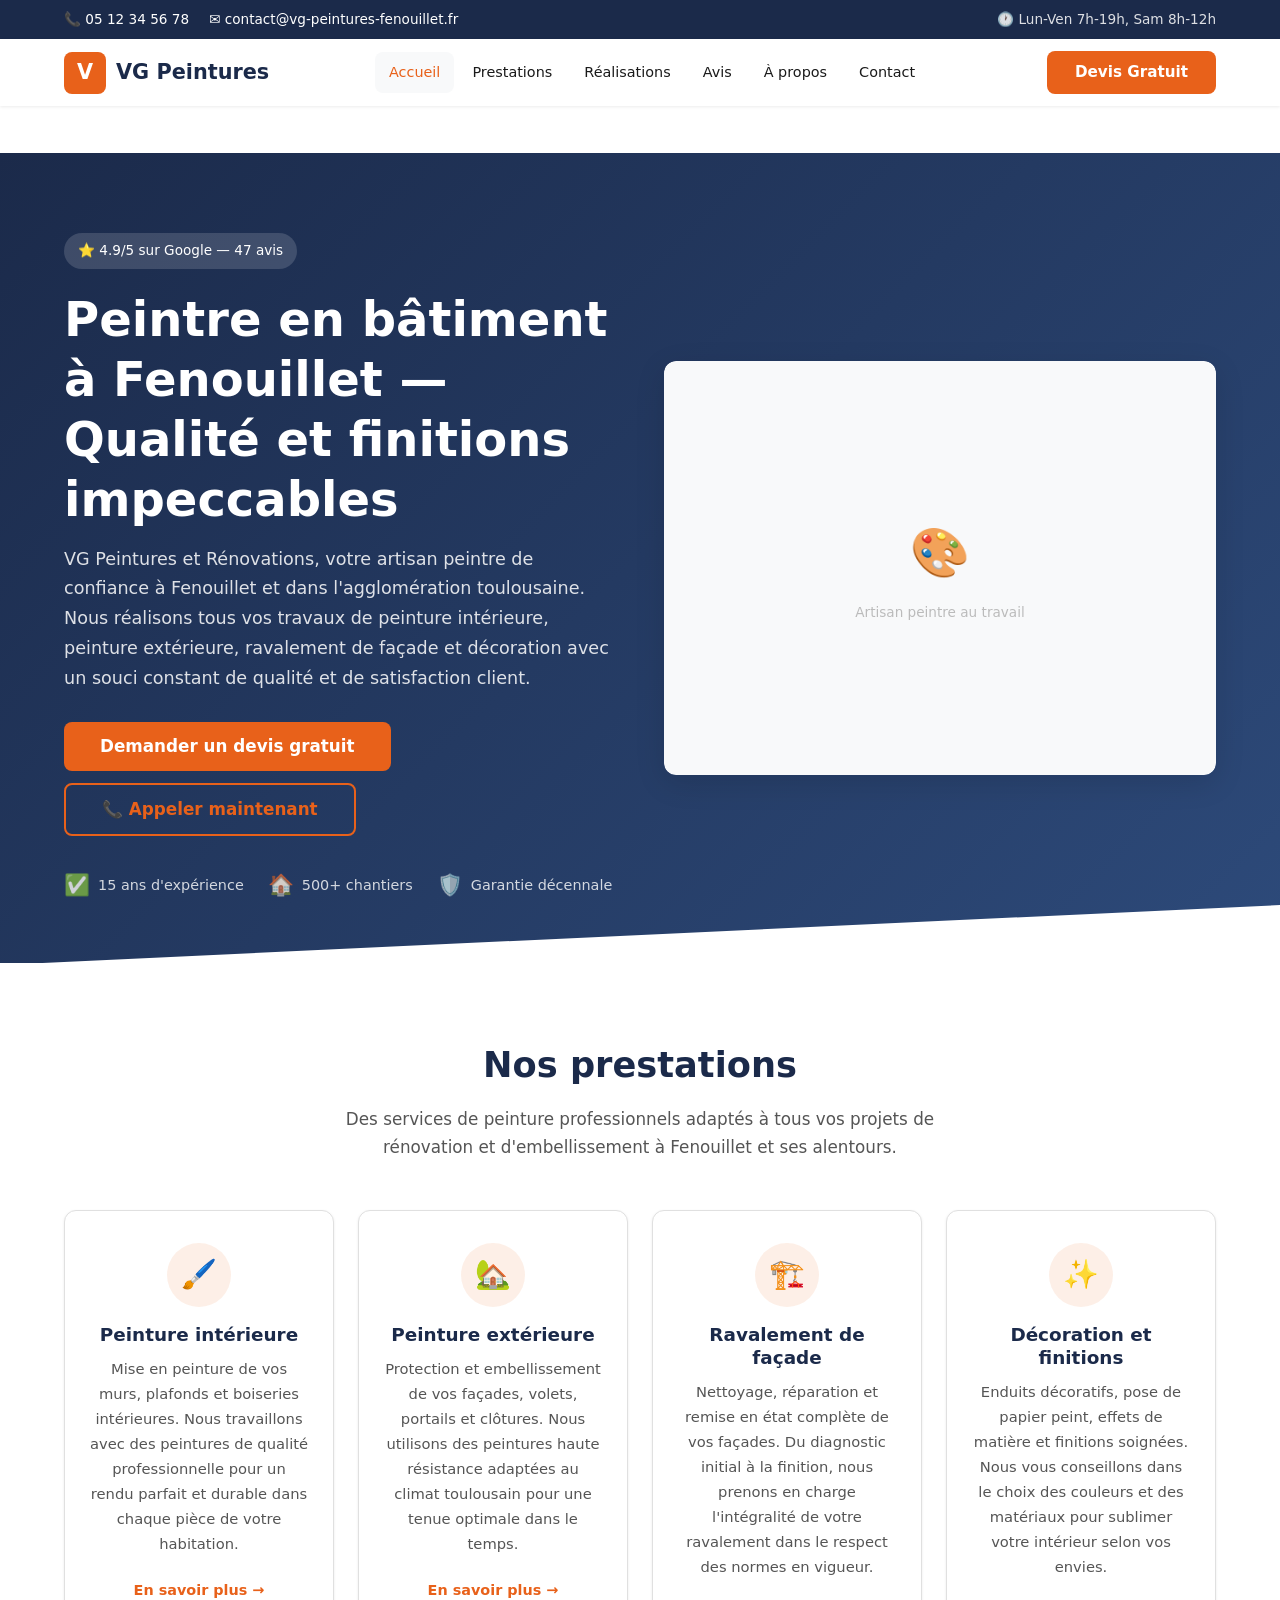
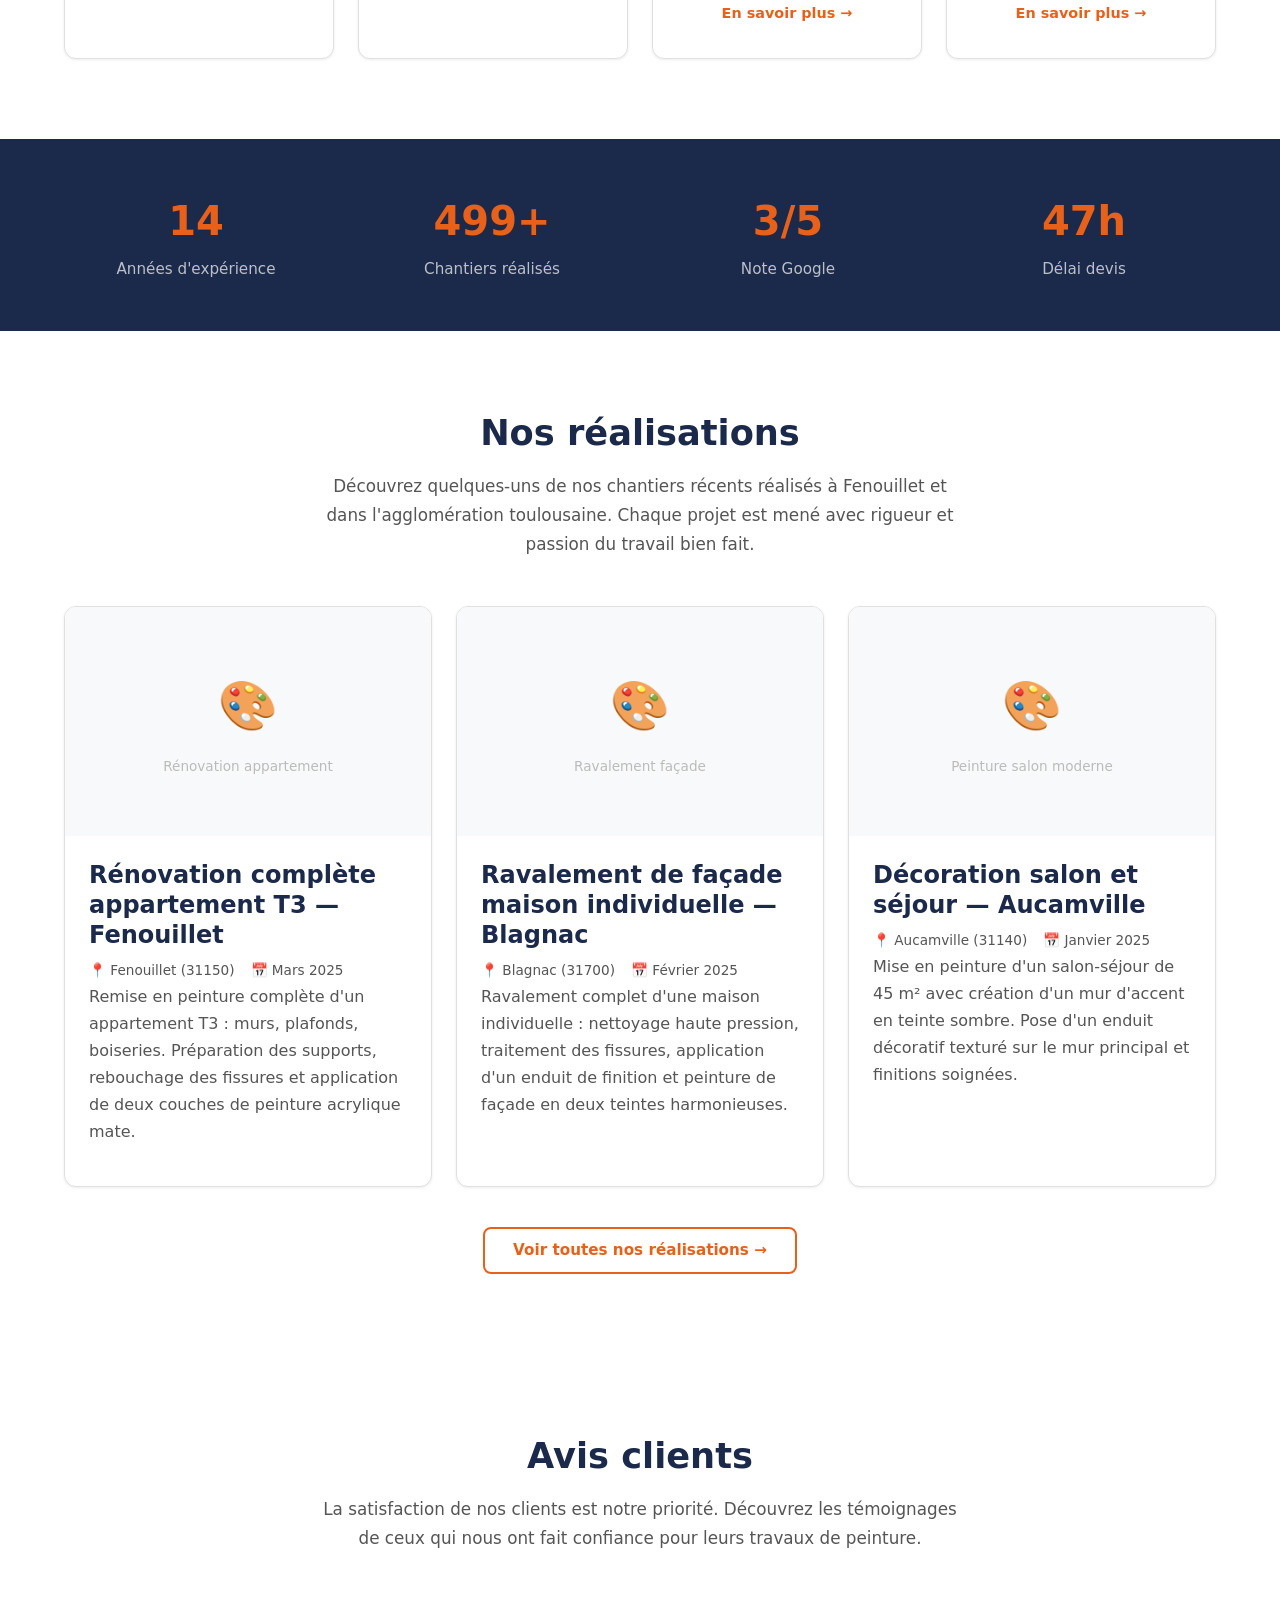
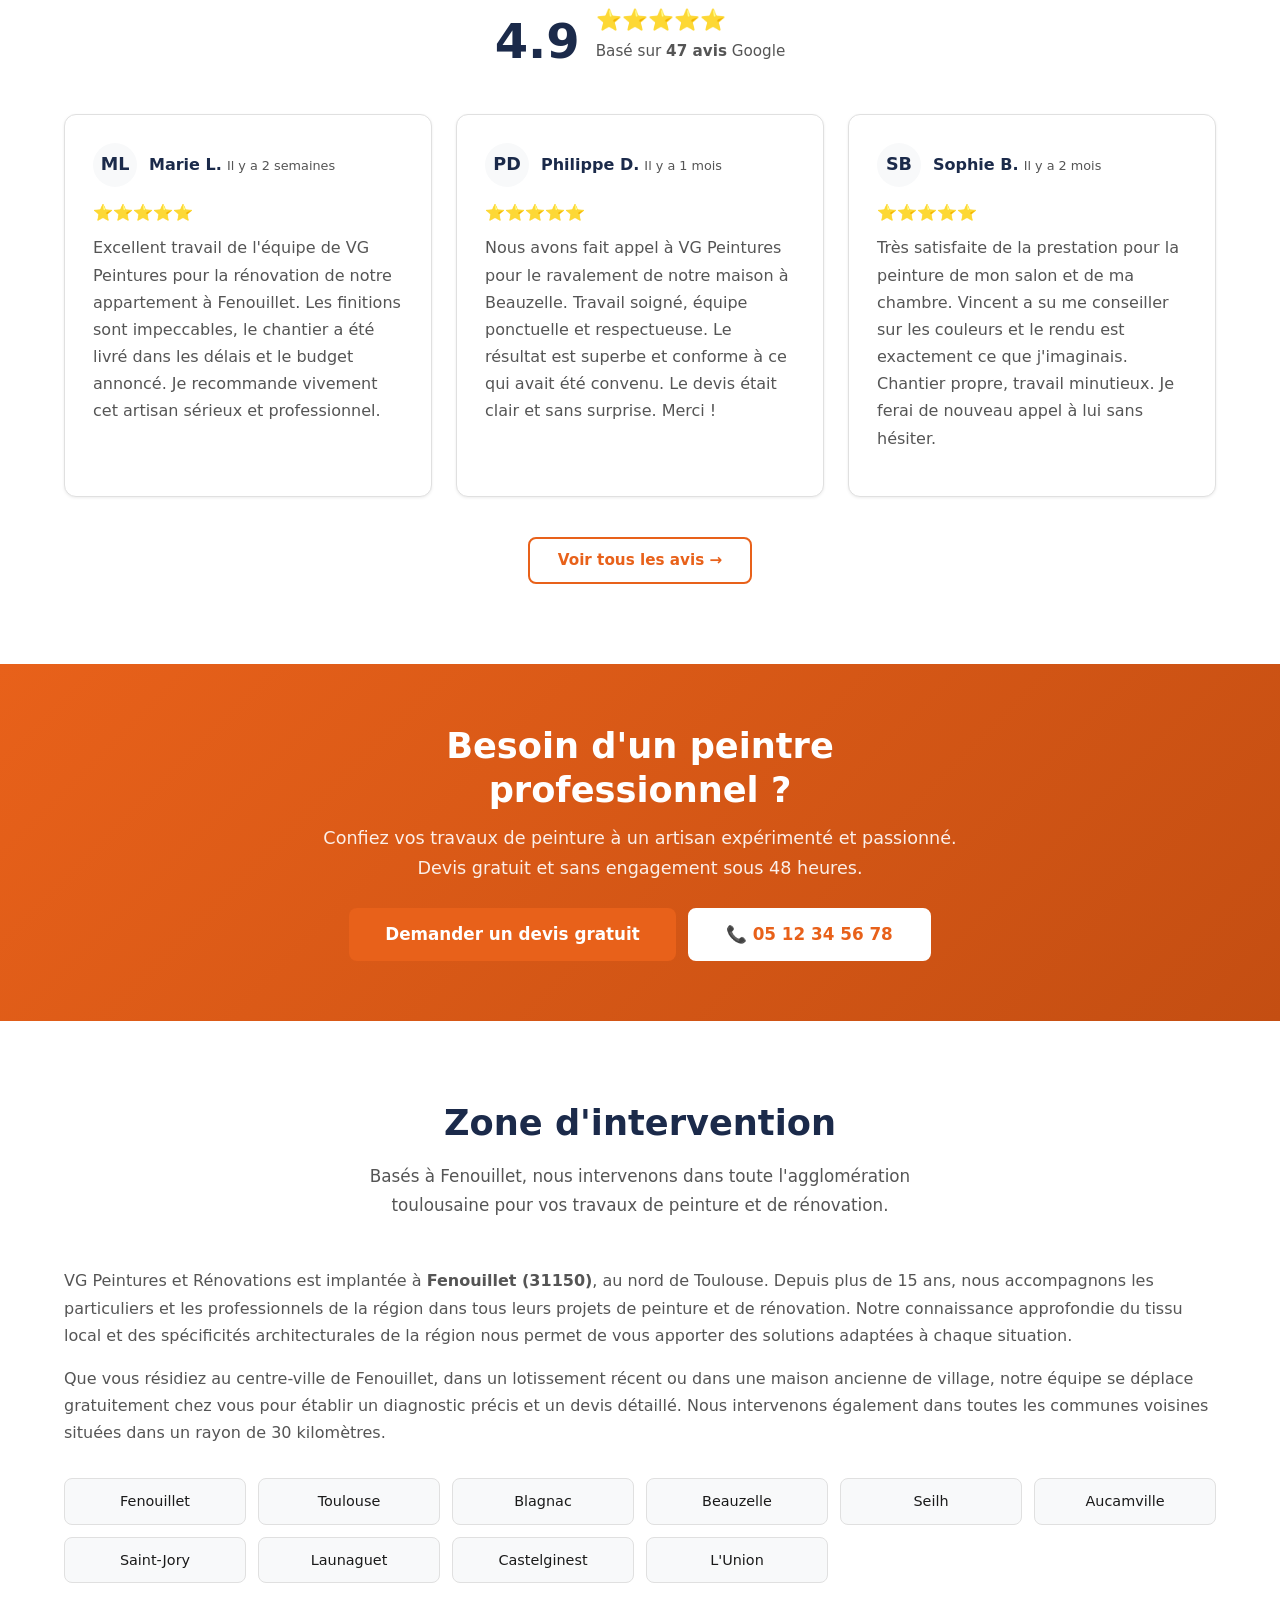
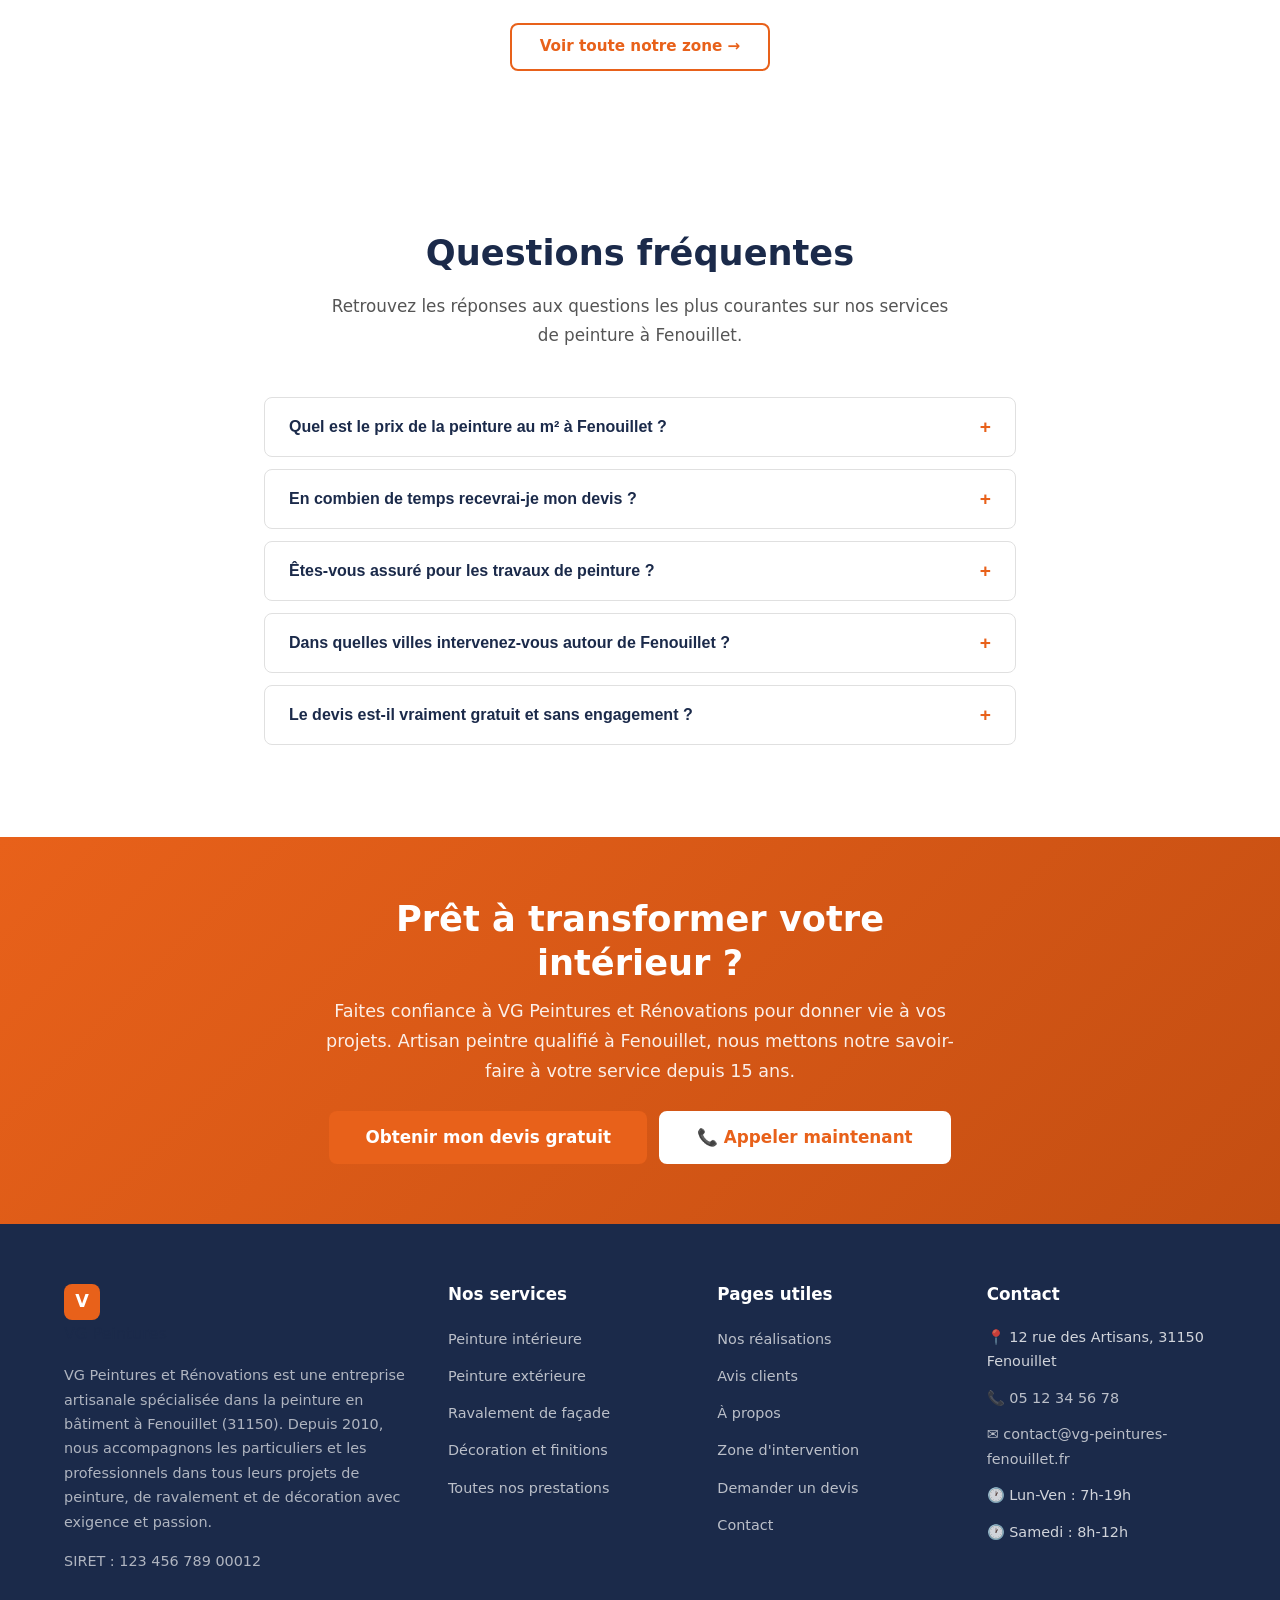
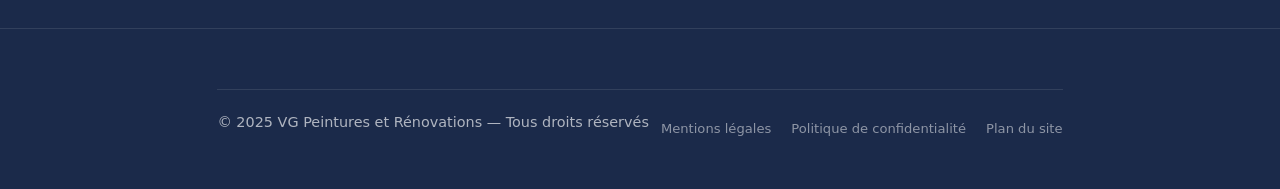
<file: index.html>
<!DOCTYPE html>
<html lang="fr">
<head>
    <meta charset="UTF-8">
    <meta name="viewport" content="width=device-width, initial-scale=1.0">
    <title>Peintre en bâtiment Fenouillet (31150) | VG Peintures</title>
    <meta name="description" content="VG Peintures et Rénovations, peintre en bâtiment à Fenouillet (31150). Peinture intérieure, extérieure, ravalement de façade. Devis gratuit sous 48h.">
    <meta name="robots" content="index, follow">
    <link rel="canonical" href="https://www.vg-peintures-fenouillet.fr/">
    <meta property="og:title" content="Peintre en bâtiment Fenouillet (31150) | VG Peintures">
    <meta property="og:description" content="VG Peintures et Rénovations, peintre en bâtiment à Fenouillet (31150). Peinture intérieure, extérieure, ravalement de façade. Devis gratuit sous 48h.">
    <meta property="og:type" content="website">
    <meta property="og:url" content="https://www.vg-peintures-fenouillet.fr/">
    <meta property="og:locale" content="fr_FR">
    <meta property="og:site_name" content="VG Peintures et Rénovations">
    <meta name="geo.region" content="FR-31">
    <meta name="geo.placename" content="Fenouillet">
    <meta name="geo.position" content="43.6741;1.3929">
    <link rel="stylesheet" href="css/style.css">

    <script type="application/ld+json">
    {
        "@context": "https://schema.org",
        "@type": "LocalBusiness",
        "@id": "https://www.vg-peintures-fenouillet.fr/#business",
        "name": "VG Peintures et Rénovations",
        "description": "Peintre en bâtiment à Fenouillet (31150). Spécialiste peinture intérieure, extérieure, ravalement de façade et décoration. Artisan qualifié avec 15 ans d'expérience.",
        "url": "https://www.vg-peintures-fenouillet.fr/",
        "telephone": "+33512345678",
        "email": "contact@vg-peintures-fenouillet.fr",
        "image": "https://www.vg-peintures-fenouillet.fr/images/vg-peintures-fenouillet.jpg",
        "priceRange": "€€",
        "address": {
            "@type": "PostalAddress",
            "streetAddress": "12 rue des Artisans",
            "addressLocality": "Fenouillet",
            "postalCode": "31150",
            "addressRegion": "Occitanie",
            "addressCountry": "FR"
        },
        "geo": {
            "@type": "GeoCoordinates",
            "latitude": 43.6741,
            "longitude": 1.3929
        },
        "openingHoursSpecification": [
            {
                "@type": "OpeningHoursSpecification",
                "dayOfWeek": ["Monday","Tuesday","Wednesday","Thursday","Friday"],
                "opens": "07:00",
                "closes": "19:00"
            },
            {
                "@type": "OpeningHoursSpecification",
                "dayOfWeek": "Saturday",
                "opens": "08:00",
                "closes": "12:00"
            }
        ],
        "aggregateRating": {
            "@type": "AggregateRating",
            "ratingValue": "4.9",
            "bestRating": "5",
            "ratingCount": "47",
            "reviewCount": "47"
        },
        "areaServed": [
            {"@type": "City", "name": "Fenouillet"},
            {"@type": "City", "name": "Toulouse"},
            {"@type": "City", "name": "Blagnac"},
            {"@type": "City", "name": "Beauzelle"},
            {"@type": "City", "name": "Seilh"},
            {"@type": "City", "name": "Aucamville"},
            {"@type": "City", "name": "Saint-Jory"},
            {"@type": "City", "name": "Launaguet"},
            {"@type": "City", "name": "Castelginest"},
            {"@type": "City", "name": "L'Union"}
        ],
        "sameAs": []
    }
    </script>

    <script type="application/ld+json">
    {
        "@context": "https://schema.org",
        "@type": "WebSite",
        "name": "VG Peintures et Rénovations",
        "url": "https://www.vg-peintures-fenouillet.fr/",
        "potentialAction": {
            "@type": "SearchAction",
            "target": "https://www.vg-peintures-fenouillet.fr/recherche?q={search_term_string}",
            "query-input": "required name=search_term_string"
        }
    }
    </script>

    <script type="application/ld+json">
    {
        "@context": "https://schema.org",
        "@type": "BreadcrumbList",
        "itemListElement": [
            {
                "@type": "ListItem",
                "position": 1,
                "name": "Accueil",
                "item": "https://www.vg-peintures-fenouillet.fr/"
            }
        ]
    }
    </script>

    <script type="application/ld+json">
    {
        "@context": "https://schema.org",
        "@type": "FAQPage",
        "mainEntity": [
            {
                "@type": "Question",
                "name": "Quel est le prix de la peinture au m² à Fenouillet ?",
                "acceptedAnswer": {
                    "@type": "Answer",
                    "text": "Le prix de la peinture au m² à Fenouillet varie entre 20 € et 45 € TTC selon le type de peinture, l'état du support et la complexité du chantier. Ce tarif comprend la préparation des surfaces, l'application de deux couches minimum et le nettoyage du chantier. Contactez-nous pour un devis personnalisé et gratuit adapté à votre projet."
                }
            },
            {
                "@type": "Question",
                "name": "En combien de temps recevrai-je mon devis ?",
                "acceptedAnswer": {
                    "@type": "Answer",
                    "text": "Nous nous engageons à vous fournir un devis détaillé sous 48 heures après notre visite technique sur site. Cette visite est gratuite et sans engagement. Elle nous permet d'évaluer précisément les travaux à réaliser et de vous proposer un chiffrage au plus juste."
                }
            },
            {
                "@type": "Question",
                "name": "Êtes-vous assuré pour les travaux de peinture ?",
                "acceptedAnswer": {
                    "@type": "Answer",
                    "text": "Oui, VG Peintures et Rénovations dispose d'une assurance responsabilité civile professionnelle et d'une garantie décennale. Ces assurances couvrent l'ensemble de nos interventions et vous protègent en cas de sinistre. Les attestations sont fournies sur simple demande."
                }
            },
            {
                "@type": "Question",
                "name": "Dans quelles villes intervenez-vous autour de Fenouillet ?",
                "acceptedAnswer": {
                    "@type": "Answer",
                    "text": "Nous intervenons à Fenouillet et dans toute l'agglomération toulousaine : Toulouse, Blagnac, Beauzelle, Seilh, Aucamville, Saint-Jory, Launaguet, Castelginest, L'Union et toutes les communes dans un rayon de 30 km autour de Fenouillet (31150)."
                }
            },
            {
                "@type": "Question",
                "name": "Le devis est-il vraiment gratuit et sans engagement ?",
                "acceptedAnswer": {
                    "@type": "Answer",
                    "text": "Absolument. Chez VG Peintures et Rénovations, tous nos devis sont 100 % gratuits et sans aucun engagement. Nous nous déplaçons gratuitement à votre domicile pour évaluer les travaux et vous remettons un devis clair et détaillé que vous êtes libre d'accepter ou non."
                }
            }
        ]
    }
    </script>
</head>
<body>

    <!-- Top Bar -->
    <div class="top-bar">
        <div class="container top-bar-inner">
            <div class="top-bar-left">
                <a href="tel:+33512345678" class="top-bar-link">📞 05 12 34 56 78</a>
                <a href="mailto:contact@vg-peintures-fenouillet.fr" class="top-bar-link">✉️ contact@vg-peintures-fenouillet.fr</a>
            </div>
            <div class="top-bar-right">
                <span>🕐 Lun-Ven 7h-19h, Sam 8h-12h</span>
            </div>
        </div>
    </div>

    <!-- Header -->
    <header class="header" id="header">
        <div class="container header-inner">
            <a href="/" class="logo">
                <span class="logo-icon">V</span>
                <span class="logo-text">VG Peintures</span>
            </a>
            <nav class="nav" id="nav">
                <ul class="nav-list">
                    <li><a href="/" class="nav-link active">Accueil</a></li>
                    <li><a href="/prestations.html" class="nav-link">Prestations</a></li>
                    <li><a href="/realisations.html" class="nav-link">Réalisations</a></li>
                    <li><a href="/avis.html" class="nav-link">Avis</a></li>
                    <li><a href="/a-propos.html" class="nav-link">À propos</a></li>
                    <li><a href="/contact.html" class="nav-link">Contact</a></li>
                </ul>
            </nav>
            <a href="/devis.html" class="btn btn-accent header-cta">Devis Gratuit</a>
            <button class="nav-toggle" id="nav-toggle" aria-label="Ouvrir le menu">
                <span></span>
                <span></span>
                <span></span>
            </button>
        </div>
    </header>

    <!-- Mobile Nav Overlay -->
    <div class="mobile-nav-overlay" id="mobile-nav-overlay">
        <div class="mobile-nav-header">
            <a href="/" class="logo">
                <span class="logo-icon">V</span>
                <span class="logo-text">VG Peintures</span>
            </a>
            <button class="mobile-nav-close" id="mobile-nav-close" aria-label="Fermer le menu">✕</button>
        </div>
        <ul class="mobile-nav-list">
            <li><a href="/" class="mobile-nav-link active">Accueil</a></li>
            <li><a href="/prestations.html" class="mobile-nav-link">Prestations</a></li>
            <li><a href="/realisations.html" class="mobile-nav-link">Réalisations</a></li>
            <li><a href="/avis.html" class="mobile-nav-link">Avis</a></li>
            <li><a href="/a-propos.html" class="mobile-nav-link">À propos</a></li>
            <li><a href="/contact.html" class="mobile-nav-link">Contact</a></li>
        </ul>
        <a href="/devis.html" class="btn btn-accent mobile-nav-cta">Devis Gratuit</a>
    </div>

    <!-- Breadcrumbs -->
    <nav class="breadcrumbs" aria-label="Fil d'Ariane">
        <div class="container">
            <ol class="breadcrumbs-list">
                <li class="breadcrumbs-item"><a href="/">Accueil</a></li>
            </ol>
        </div>
    </nav>

    <!-- Hero Section -->
    <section class="hero">
        <div class="container hero-inner">
            <div class="hero-content">
                <div class="hero-badge">⭐ 4.9/5 sur Google — 47 avis</div>
                <h1>Peintre en bâtiment à Fenouillet — Qualité et finitions impeccables</h1>
                <p class="hero-text">VG Peintures et Rénovations, votre artisan peintre de confiance à Fenouillet et dans l'agglomération toulousaine. Nous réalisons tous vos travaux de peinture intérieure, peinture extérieure, ravalement de façade et décoration avec un souci constant de qualité et de satisfaction client.</p>
                <div class="hero-ctas">
                    <a href="/devis.html" class="btn btn-accent btn-lg">Demander un devis gratuit</a>
                    <a href="tel:+33512345678" class="btn btn-outline btn-lg">📞 Appeler maintenant</a>
                </div>
                <div class="hero-trust">
                    <div class="trust-item">
                        <span class="trust-icon">✅</span>
                        <span>15 ans d'expérience</span>
                    </div>
                    <div class="trust-item">
                        <span class="trust-icon">🏠</span>
                        <span>500+ chantiers</span>
                    </div>
                    <div class="trust-item">
                        <span class="trust-icon">🛡️</span>
                        <span>Garantie décennale</span>
                    </div>
                </div>
            </div>
            <div class="hero-image">
                <div class="image-placeholder">
                    <span class="placeholder-icon">🎨</span>
                    <span class="placeholder-text">Artisan peintre au travail</span>
                </div>
            </div>
        </div>
    </section>

    <!-- Services Section -->
    <section class="section services" id="prestations">
        <div class="container">
            <div class="section-header">
                <h2>Nos prestations</h2>
                <p class="section-subtitle">Des services de peinture professionnels adaptés à tous vos projets de rénovation et d'embellissement à Fenouillet et ses alentours.</p>
            </div>
            <div class="grid grid-4">
                <a href="/peinture-interieure.html" class="card service-card">
                    <div class="card-icon">🖌️</div>
                    <h3>Peinture intérieure</h3>
                    <p>Mise en peinture de vos murs, plafonds et boiseries intérieures. Nous travaillons avec des peintures de qualité professionnelle pour un rendu parfait et durable dans chaque pièce de votre habitation.</p>
                    <span class="card-link">En savoir plus →</span>
                </a>
                <a href="/peinture-exterieure.html" class="card service-card">
                    <div class="card-icon">🏡</div>
                    <h3>Peinture extérieure</h3>
                    <p>Protection et embellissement de vos façades, volets, portails et clôtures. Nous utilisons des peintures haute résistance adaptées au climat toulousain pour une tenue optimale dans le temps.</p>
                    <span class="card-link">En savoir plus →</span>
                </a>
                <a href="/ravalement-facade.html" class="card service-card">
                    <div class="card-icon">🏗️</div>
                    <h3>Ravalement de façade</h3>
                    <p>Nettoyage, réparation et remise en état complète de vos façades. Du diagnostic initial à la finition, nous prenons en charge l'intégralité de votre ravalement dans le respect des normes en vigueur.</p>
                    <span class="card-link">En savoir plus →</span>
                </a>
                <a href="/decoration-finitions.html" class="card service-card">
                    <div class="card-icon">✨</div>
                    <h3>Décoration et finitions</h3>
                    <p>Enduits décoratifs, pose de papier peint, effets de matière et finitions soignées. Nous vous conseillons dans le choix des couleurs et des matériaux pour sublimer votre intérieur selon vos envies.</p>
                    <span class="card-link">En savoir plus →</span>
                </a>
            </div>
        </div>
    </section>

    <!-- Stats Bar -->
    <section class="stats-bar">
        <div class="container">
            <div class="stats-grid">
                <div class="stat-item">
                    <span class="stat-number" data-target="15" data-suffix="">15</span>
                    <span class="stat-label">Années d'expérience</span>
                </div>
                <div class="stat-item">
                    <span class="stat-number" data-target="500" data-suffix="+">500+</span>
                    <span class="stat-label">Chantiers réalisés</span>
                </div>
                <div class="stat-item">
                    <span class="stat-number" data-target="4.9" data-suffix="/5">4.9/5</span>
                    <span class="stat-label">Note Google</span>
                </div>
                <div class="stat-item">
                    <span class="stat-number" data-target="48" data-suffix="h">48h</span>
                    <span class="stat-label">Délai devis</span>
                </div>
            </div>
        </div>
    </section>

    <!-- Réalisations Section -->
    <section class="section realisations" id="realisations">
        <div class="container">
            <div class="section-header">
                <h2>Nos réalisations</h2>
                <p class="section-subtitle">Découvrez quelques-uns de nos chantiers récents réalisés à Fenouillet et dans l'agglomération toulousaine. Chaque projet est mené avec rigueur et passion du travail bien fait.</p>
            </div>
            <div class="grid grid-3">
                <div class="card realisation-card">
                    <div class="card-image">
                        <div class="image-placeholder">
                            <span class="placeholder-icon">🎨</span>
                            <span class="placeholder-text">Rénovation appartement</span>
                        </div>
                    </div>
                    <div class="card-body">
                        <h3>Rénovation complète appartement T3 — Fenouillet</h3>
                        <div class="card-meta">
                            <span>📍 Fenouillet (31150)</span>
                            <span>📅 Mars 2025</span>
                        </div>
                        <p>Remise en peinture complète d'un appartement T3 : murs, plafonds, boiseries. Préparation des supports, rebouchage des fissures et application de deux couches de peinture acrylique mate.</p>
                    </div>
                </div>
                <div class="card realisation-card">
                    <div class="card-image">
                        <div class="image-placeholder">
                            <span class="placeholder-icon">🎨</span>
                            <span class="placeholder-text">Ravalement façade</span>
                        </div>
                    </div>
                    <div class="card-body">
                        <h3>Ravalement de façade maison individuelle — Blagnac</h3>
                        <div class="card-meta">
                            <span>📍 Blagnac (31700)</span>
                            <span>📅 Février 2025</span>
                        </div>
                        <p>Ravalement complet d'une maison individuelle : nettoyage haute pression, traitement des fissures, application d'un enduit de finition et peinture de façade en deux teintes harmonieuses.</p>
                    </div>
                </div>
                <div class="card realisation-card">
                    <div class="card-image">
                        <div class="image-placeholder">
                            <span class="placeholder-icon">🎨</span>
                            <span class="placeholder-text">Peinture salon moderne</span>
                        </div>
                    </div>
                    <div class="card-body">
                        <h3>Décoration salon et séjour — Aucamville</h3>
                        <div class="card-meta">
                            <span>📍 Aucamville (31140)</span>
                            <span>📅 Janvier 2025</span>
                        </div>
                        <p>Mise en peinture d'un salon-séjour de 45 m² avec création d'un mur d'accent en teinte sombre. Pose d'un enduit décoratif texturé sur le mur principal et finitions soignées.</p>
                    </div>
                </div>
            </div>
            <div class="section-footer">
                <a href="/realisations.html" class="btn btn-outline">Voir toutes nos réalisations →</a>
            </div>
        </div>
    </section>

    <!-- Avis Clients Section -->
    <section class="section avis" id="avis">
        <div class="container">
            <div class="section-header">
                <h2>Avis clients</h2>
                <p class="section-subtitle">La satisfaction de nos clients est notre priorité. Découvrez les témoignages de ceux qui nous ont fait confiance pour leurs travaux de peinture.</p>
            </div>
            <div class="rating-summary">
                <div class="rating-score">4.9</div>
                <div class="rating-details">
                    <div class="rating-stars">⭐⭐⭐⭐⭐</div>
                    <p>Basé sur <strong>47 avis</strong> Google</p>
                </div>
            </div>
            <div class="grid grid-3">
                <div class="card review-card">
                    <div class="review-header">
                        <div class="review-avatar">ML</div>
                        <div class="review-info">
                            <strong>Marie L.</strong>
                            <span class="review-date">Il y a 2 semaines</span>
                        </div>
                    </div>
                    <div class="review-stars">⭐⭐⭐⭐⭐</div>
                    <p>Excellent travail de l'équipe de VG Peintures pour la rénovation de notre appartement à Fenouillet. Les finitions sont impeccables, le chantier a été livré dans les délais et le budget annoncé. Je recommande vivement cet artisan sérieux et professionnel.</p>
                </div>
                <div class="card review-card">
                    <div class="review-header">
                        <div class="review-avatar">PD</div>
                        <div class="review-info">
                            <strong>Philippe D.</strong>
                            <span class="review-date">Il y a 1 mois</span>
                        </div>
                    </div>
                    <div class="review-stars">⭐⭐⭐⭐⭐</div>
                    <p>Nous avons fait appel à VG Peintures pour le ravalement de notre maison à Beauzelle. Travail soigné, équipe ponctuelle et respectueuse. Le résultat est superbe et conforme à ce qui avait été convenu. Le devis était clair et sans surprise. Merci !</p>
                </div>
                <div class="card review-card">
                    <div class="review-header">
                        <div class="review-avatar">SB</div>
                        <div class="review-info">
                            <strong>Sophie B.</strong>
                            <span class="review-date">Il y a 2 mois</span>
                        </div>
                    </div>
                    <div class="review-stars">⭐⭐⭐⭐⭐</div>
                    <p>Très satisfaite de la prestation pour la peinture de mon salon et de ma chambre. Vincent a su me conseiller sur les couleurs et le rendu est exactement ce que j'imaginais. Chantier propre, travail minutieux. Je ferai de nouveau appel à lui sans hésiter.</p>
                </div>
            </div>
            <div class="section-footer">
                <a href="/avis.html" class="btn btn-outline">Voir tous les avis →</a>
            </div>
        </div>
    </section>

    <!-- CTA Banner -->
    <section class="cta-banner">
        <div class="container cta-banner-inner">
            <h2>Besoin d'un peintre professionnel ?</h2>
            <p>Confiez vos travaux de peinture à un artisan expérimenté et passionné. Devis gratuit et sans engagement sous 48 heures.</p>
            <div class="cta-banner-buttons">
                <a href="/devis.html" class="btn btn-accent btn-lg">Demander un devis gratuit</a>
                <a href="tel:+33512345678" class="btn btn-white btn-lg">📞 05 12 34 56 78</a>
            </div>
        </div>
    </section>

    <!-- Zone d'intervention -->
    <section class="section zone-intervention" id="zone">
        <div class="container">
            <div class="section-header">
                <h2>Zone d'intervention</h2>
                <p class="section-subtitle">Basés à Fenouillet, nous intervenons dans toute l'agglomération toulousaine pour vos travaux de peinture et de rénovation.</p>
            </div>
            <div class="zone-content">
                <p>VG Peintures et Rénovations est implantée à <strong>Fenouillet (31150)</strong>, au nord de Toulouse. Depuis plus de 15 ans, nous accompagnons les particuliers et les professionnels de la région dans tous leurs projets de peinture et de rénovation. Notre connaissance approfondie du tissu local et des spécificités architecturales de la région nous permet de vous apporter des solutions adaptées à chaque situation.</p>
                <p>Que vous résidiez au centre-ville de Fenouillet, dans un lotissement récent ou dans une maison ancienne de village, notre équipe se déplace gratuitement chez vous pour établir un diagnostic précis et un devis détaillé. Nous intervenons également dans toutes les communes voisines situées dans un rayon de 30 kilomètres.</p>
            </div>
            <div class="city-tags">
                <a href="/zone-intervention.html" class="city-tag">Fenouillet</a>
                <a href="/zone-intervention.html" class="city-tag">Toulouse</a>
                <a href="/zone-intervention.html" class="city-tag">Blagnac</a>
                <a href="/zone-intervention.html" class="city-tag">Beauzelle</a>
                <a href="/zone-intervention.html" class="city-tag">Seilh</a>
                <a href="/zone-intervention.html" class="city-tag">Aucamville</a>
                <a href="/zone-intervention.html" class="city-tag">Saint-Jory</a>
                <a href="/zone-intervention.html" class="city-tag">Launaguet</a>
                <a href="/zone-intervention.html" class="city-tag">Castelginest</a>
                <a href="/zone-intervention.html" class="city-tag">L'Union</a>
            </div>
            <div class="section-footer">
                <a href="/zone-intervention.html" class="btn btn-outline">Voir toute notre zone →</a>
            </div>
        </div>
    </section>

    <!-- FAQ Section -->
    <section class="section faq" id="faq">
        <div class="container">
            <div class="section-header">
                <h2>Questions fréquentes</h2>
                <p class="section-subtitle">Retrouvez les réponses aux questions les plus courantes sur nos services de peinture à Fenouillet.</p>
            </div>
            <div class="faq-list">
                <div class="faq-item">
                    <button class="faq-question" aria-expanded="false">
                        <span>Quel est le prix de la peinture au m² à Fenouillet ?</span>
                        <span class="faq-icon">+</span>
                    </button>
                    <div class="faq-answer">
                        <p>Le prix de la peinture au m² à Fenouillet varie entre <strong>20 € et 45 € TTC</strong> selon plusieurs facteurs : le type de peinture choisi (acrylique, glycéro, écologique), l'état du support (neuf ou à rénover), la hauteur sous plafond et la complexité du chantier. Ce tarif comprend la préparation des surfaces (ponçage, rebouchage, sous-couche), l'application de deux couches minimum et le nettoyage complet du chantier. Pour un chiffrage précis adapté à votre projet, nous vous proposons une visite technique gratuite et sans engagement.</p>
                    </div>
                </div>
                <div class="faq-item">
                    <button class="faq-question" aria-expanded="false">
                        <span>En combien de temps recevrai-je mon devis ?</span>
                        <span class="faq-icon">+</span>
                    </button>
                    <div class="faq-answer">
                        <p>Nous nous engageons à vous fournir un <strong>devis détaillé sous 48 heures</strong> après notre visite technique sur site. Cette visite est entièrement gratuite et sans engagement. Elle nous permet d'évaluer précisément l'état des surfaces, de mesurer les superficies et de vous proposer un chiffrage au plus juste. Le devis mentionne clairement le détail de chaque prestation, les matériaux utilisés et les délais de réalisation prévus.</p>
                    </div>
                </div>
                <div class="faq-item">
                    <button class="faq-question" aria-expanded="false">
                        <span>Êtes-vous assuré pour les travaux de peinture ?</span>
                        <span class="faq-icon">+</span>
                    </button>
                    <div class="faq-answer">
                        <p>Oui, VG Peintures et Rénovations dispose d'une <strong>assurance responsabilité civile professionnelle</strong> et d'une <strong>garantie décennale</strong> couvrant l'ensemble de nos interventions. Ces garanties vous protègent contre tout dommage pouvant survenir pendant et après les travaux. Nous fournissons systématiquement nos attestations d'assurance avec chaque devis, en toute transparence. Faire appel à un artisan assuré, c'est la garantie d'un travail sécurisé et conforme aux normes.</p>
                    </div>
                </div>
                <div class="faq-item">
                    <button class="faq-question" aria-expanded="false">
                        <span>Dans quelles villes intervenez-vous autour de Fenouillet ?</span>
                        <span class="faq-icon">+</span>
                    </button>
                    <div class="faq-answer">
                        <p>Nous intervenons à <strong>Fenouillet</strong> et dans toute l'agglomération toulousaine, notamment à <strong>Toulouse, Blagnac, Beauzelle, Seilh, Aucamville, Saint-Jory, Launaguet, Castelginest et L'Union</strong>. De manière générale, nous couvrons toutes les communes situées dans un rayon de 30 km autour de Fenouillet (31150). N'hésitez pas à nous contacter pour vérifier que votre commune fait partie de notre zone de déplacement.</p>
                    </div>
                </div>
                <div class="faq-item">
                    <button class="faq-question" aria-expanded="false">
                        <span>Le devis est-il vraiment gratuit et sans engagement ?</span>
                        <span class="faq-icon">+</span>
                    </button>
                    <div class="faq-answer">
                        <p>Absolument. Chez VG Peintures et Rénovations, <strong>tous nos devis sont 100 % gratuits et sans aucun engagement</strong>. Nous nous déplaçons gratuitement à votre domicile pour évaluer les travaux à réaliser. Vous recevez ensuite un devis clair, détaillé et transparent que vous êtes libre d'accepter ou de refuser. Aucun frais caché, aucune obligation. Notre objectif est de vous accompagner dans votre projet en toute confiance.</p>
                    </div>
                </div>
            </div>
        </div>
    </section>

    <!-- CTA Final -->
    <section class="cta-banner cta-final">
        <div class="container cta-banner-inner">
            <h2>Prêt à transformer votre intérieur ?</h2>
            <p>Faites confiance à VG Peintures et Rénovations pour donner vie à vos projets. Artisan peintre qualifié à Fenouillet, nous mettons notre savoir-faire à votre service depuis 15 ans.</p>
            <div class="cta-banner-buttons">
                <a href="/devis.html" class="btn btn-accent btn-lg">Obtenir mon devis gratuit</a>
                <a href="tel:+33512345678" class="btn btn-white btn-lg">📞 Appeler maintenant</a>
            </div>
        </div>
    </section>

    <!-- Footer -->
    <footer class="footer">
        <div class="container">
            <div class="footer-grid">
                <div class="footer-col">
                    <div class="footer-logo">
                        <span class="logo-icon">V</span>
                        <span class="logo-text">VG Peintures</span>
                    </div>
                    <p>VG Peintures et Rénovations est une entreprise artisanale spécialisée dans la peinture en bâtiment à Fenouillet (31150). Depuis 2010, nous accompagnons les particuliers et les professionnels dans tous leurs projets de peinture, de ravalement et de décoration avec exigence et passion.</p>
                    <p class="footer-siret">SIRET : 123 456 789 00012</p>
                </div>
                <div class="footer-col">
                    <h4>Nos services</h4>
                    <ul class="footer-links">
                        <li><a href="/peinture-interieure.html">Peinture intérieure</a></li>
                        <li><a href="/peinture-exterieure.html">Peinture extérieure</a></li>
                        <li><a href="/ravalement-facade.html">Ravalement de façade</a></li>
                        <li><a href="/decoration-finitions.html">Décoration et finitions</a></li>
                        <li><a href="/prestations.html">Toutes nos prestations</a></li>
                    </ul>
                </div>
                <div class="footer-col">
                    <h4>Pages utiles</h4>
                    <ul class="footer-links">
                        <li><a href="/realisations.html">Nos réalisations</a></li>
                        <li><a href="/avis.html">Avis clients</a></li>
                        <li><a href="/a-propos.html">À propos</a></li>
                        <li><a href="/zone-intervention.html">Zone d'intervention</a></li>
                        <li><a href="/devis.html">Demander un devis</a></li>
                        <li><a href="/contact.html">Contact</a></li>
                    </ul>
                </div>
                <div class="footer-col">
                    <h4>Contact</h4>
                    <ul class="footer-contact">
                        <li>📍 12 rue des Artisans, 31150 Fenouillet</li>
                        <li><a href="tel:+33512345678">📞 05 12 34 56 78</a></li>
                        <li><a href="mailto:contact@vg-peintures-fenouillet.fr">✉️ contact@vg-peintures-fenouillet.fr</a></li>
                        <li>🕐 Lun-Ven : 7h-19h</li>
                        <li>🕐 Samedi : 8h-12h</li>
                    </ul>
                </div>
            </div>
        </div>
        <div class="footer-bottom">
            <div class="container footer-bottom-inner">
                <p>© 2025 VG Peintures et Rénovations — Tous droits réservés</p>
                <div class="footer-legal">
                    <a href="/mentions-legales.html">Mentions légales</a>
                    <a href="/politique-confidentialite.html">Politique de confidentialité</a>
                    <a href="/plan-du-site.html">Plan du site</a>
                </div>
            </div>
        </div>
    </footer>

    <!-- Mobile Sticky Bar -->
    <div class="mobile-sticky-bar">
        <a href="tel:+33512345678" class="mobile-sticky-btn mobile-sticky-phone">📞 Appeler</a>
        <a href="/devis.html" class="mobile-sticky-btn mobile-sticky-devis">Devis Gratuit</a>
    </div>

    <script src="js/main.js"></script>
</body>
</html>
</file>
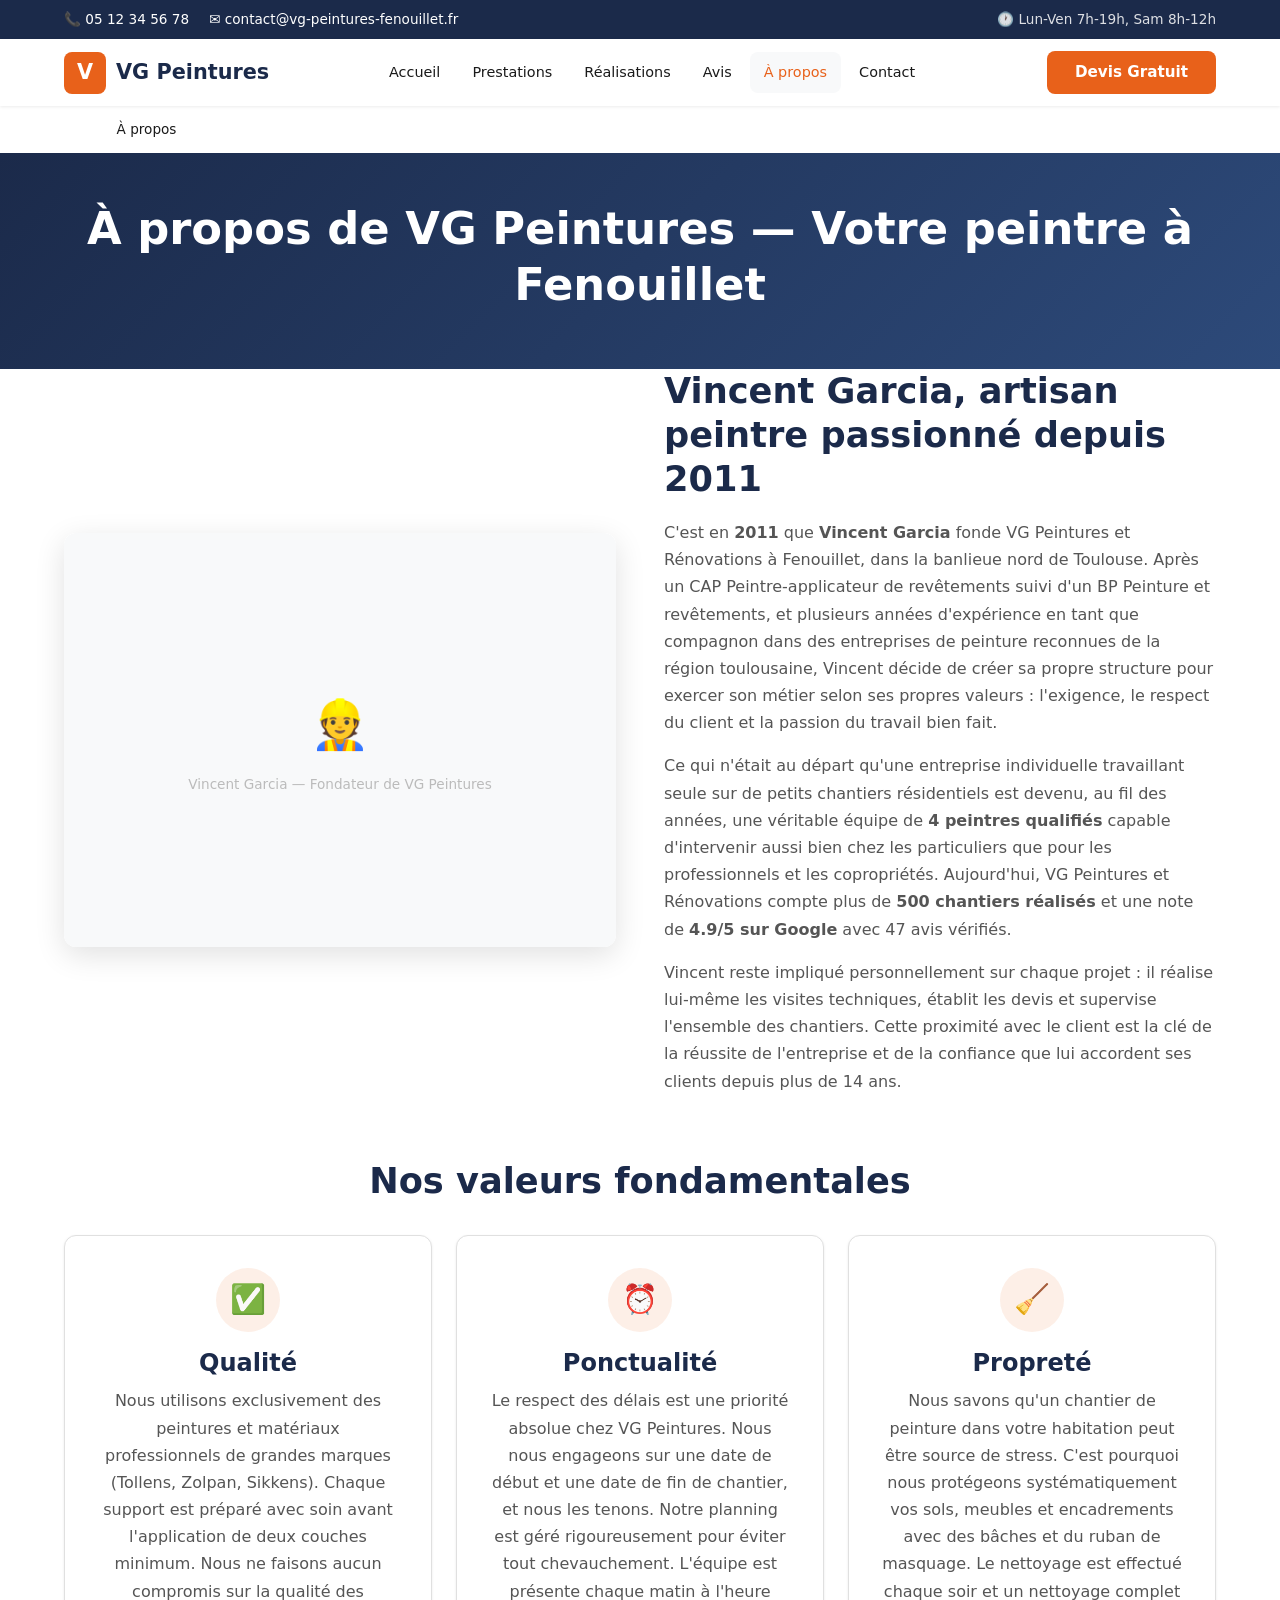
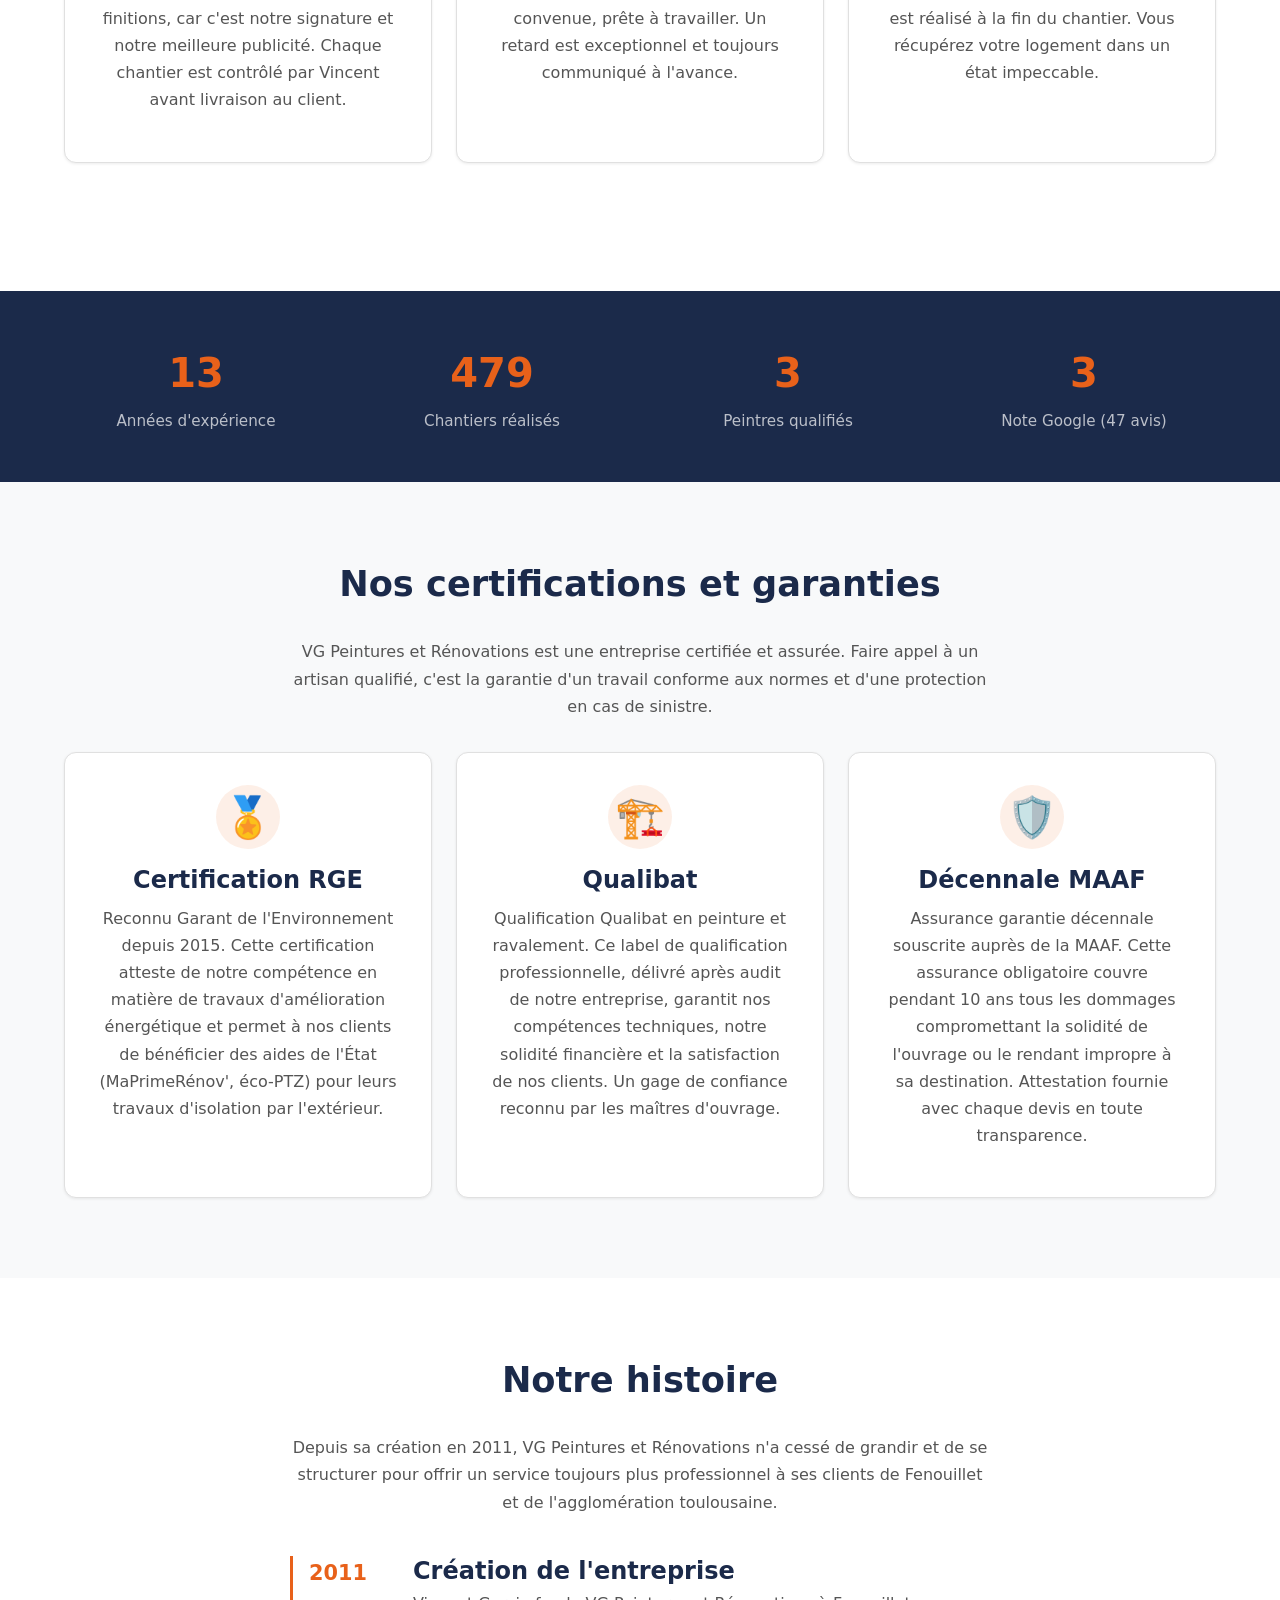
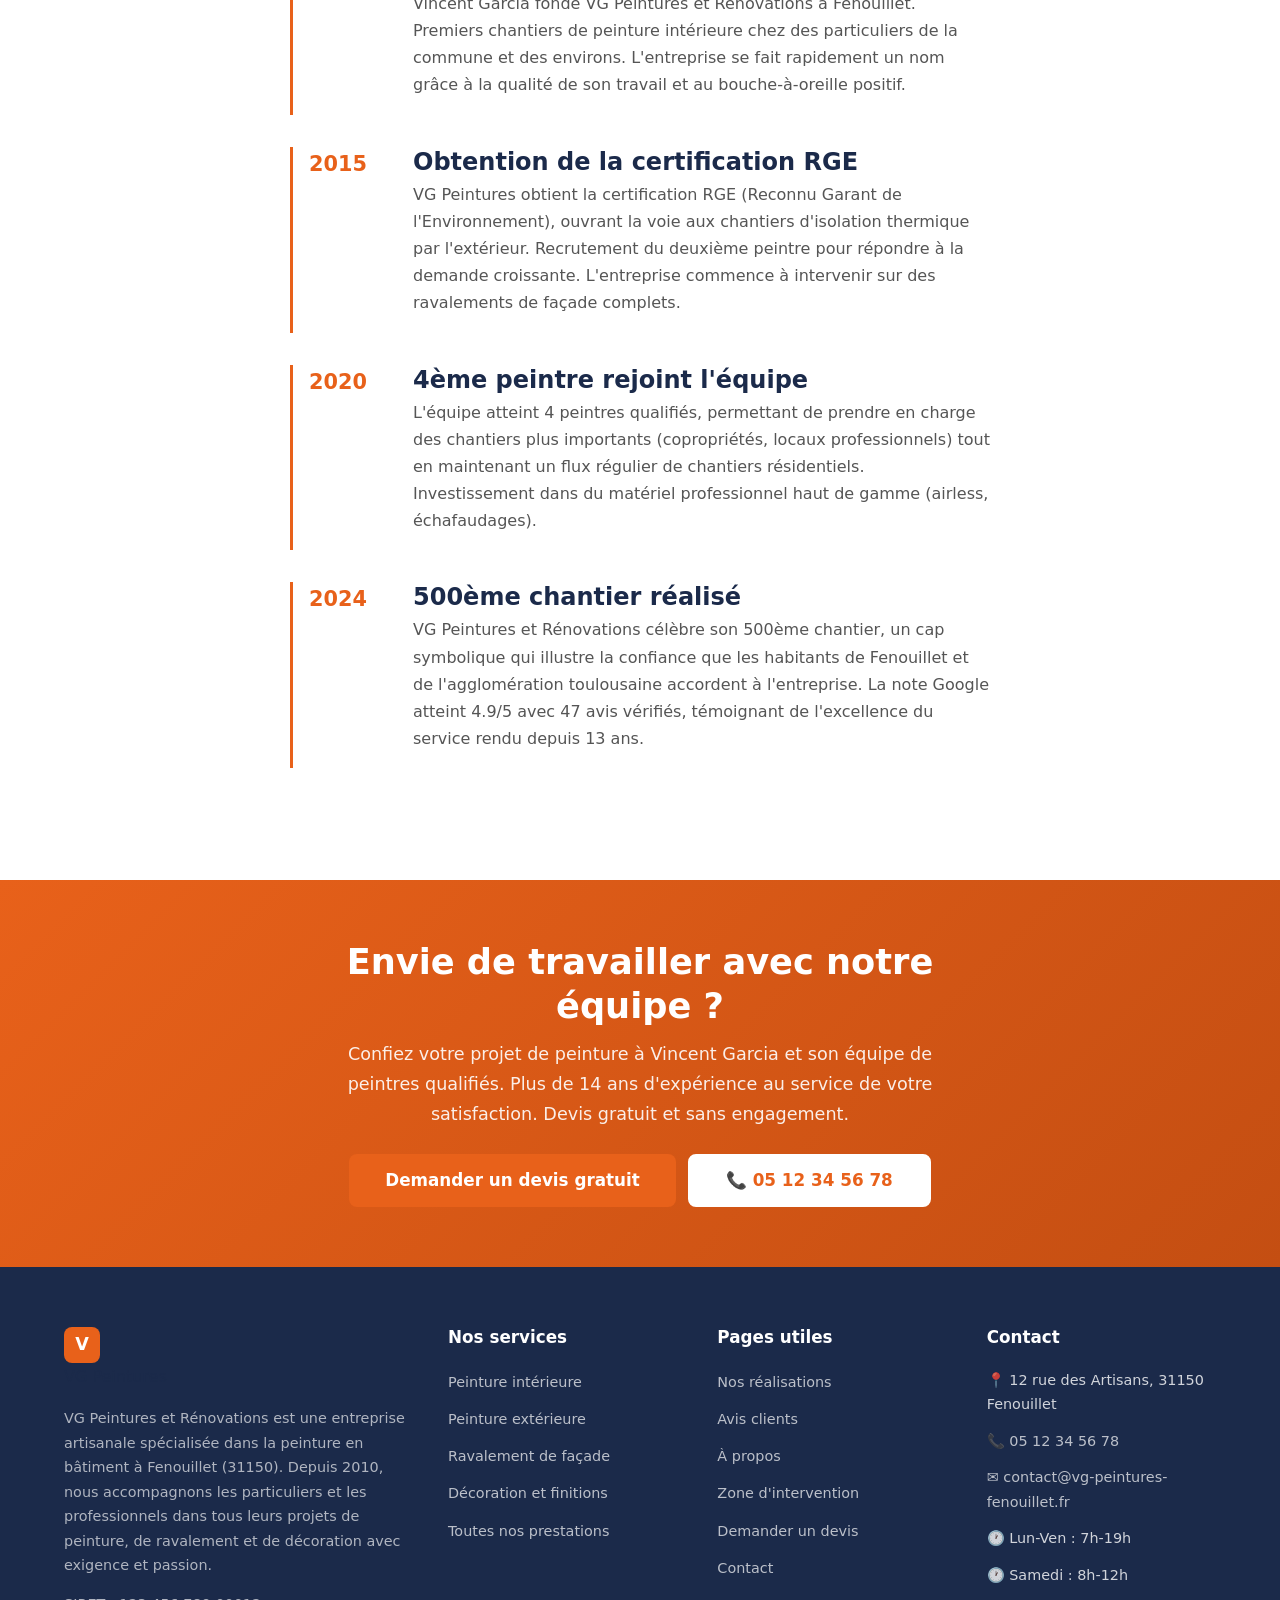
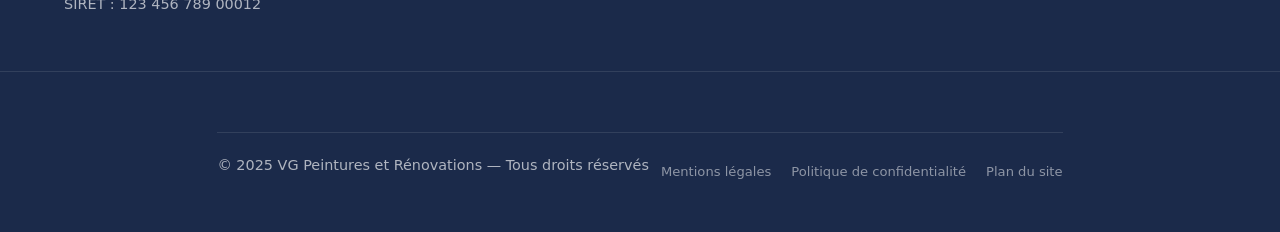
<file: a-propos.html>
<!DOCTYPE html>
<html lang="fr">
<head>
    <meta charset="UTF-8">
    <meta name="viewport" content="width=device-width, initial-scale=1.0">
    <title>À propos de VG Peintures — Votre peintre à Fenouillet (31150)</title>
    <meta name="description" content="Découvrez VG Peintures et Rénovations, entreprise de peinture fondée en 2011 par Vincent Garcia à Fenouillet. Équipe de 4 peintres qualifiés, certifiés RGE et Qualibat.">
    <meta name="robots" content="index, follow">
    <link rel="canonical" href="https://www.vg-peintures-fenouillet.fr/a-propos.html">
    <meta property="og:title" content="À propos de VG Peintures — Votre peintre à Fenouillet">
    <meta property="og:description" content="VG Peintures, entreprise artisanale fondée en 2011 par Vincent Garcia. 4 peintres qualifiés, 500+ chantiers, certifiés RGE et Qualibat.">
    <meta property="og:type" content="website">
    <meta property="og:url" content="https://www.vg-peintures-fenouillet.fr/a-propos.html">
    <meta property="og:locale" content="fr_FR">
    <meta property="og:site_name" content="VG Peintures et Rénovations">
    <meta name="geo.region" content="FR-31">
    <meta name="geo.placename" content="Fenouillet">
    <meta name="geo.position" content="43.6741;1.3929">
    <link rel="stylesheet" href="css/style.css">

    <script type="application/ld+json">
    {
        "@context": "https://schema.org",
        "@type": "Person",
        "name": "Vincent Garcia",
        "jobTitle": "Fondateur et dirigeant",
        "worksFor": {
            "@type": "LocalBusiness",
            "@id": "https://www.vg-peintures-fenouillet.fr/#business",
            "name": "VG Peintures et Rénovations"
        },
        "address": {
            "@type": "PostalAddress",
            "streetAddress": "12 rue des Artisans",
            "addressLocality": "Fenouillet",
            "postalCode": "31150",
            "addressRegion": "Occitanie",
            "addressCountry": "FR"
        },
        "knowsAbout": ["Peinture en bâtiment", "Ravalement de façade", "Décoration intérieure", "Peinture extérieure"]
    }
    </script>

    <script type="application/ld+json">
    {
        "@context": "https://schema.org",
        "@type": "BreadcrumbList",
        "itemListElement": [
            {
                "@type": "ListItem",
                "position": 1,
                "name": "Accueil",
                "item": "https://www.vg-peintures-fenouillet.fr/"
            },
            {
                "@type": "ListItem",
                "position": 2,
                "name": "À propos",
                "item": "https://www.vg-peintures-fenouillet.fr/a-propos.html"
            }
        ]
    }
    </script>
</head>
<body>

    <!-- Top Bar -->
    <div class="top-bar">
        <div class="container top-bar-inner">
            <div class="top-bar-left">
                <a href="tel:+335****5678" class="top-bar-link">📞 05 12 34 56 78</a>
                <a href="mailto:contact@vg-peintures-fenouillet.fr" class="top-bar-link">✉️ contact@vg-peintures-fenouillet.fr</a>
            </div>
            <div class="top-bar-right">
                <span>🕐 Lun-Ven 7h-19h, Sam 8h-12h</span>
            </div>
        </div>
    </div>

    <!-- Header -->
    <header class="header" id="header">
        <div class="container header-inner">
            <a href="/" class="logo">
                <span class="logo-icon">V</span>
                <span class="logo-text">VG Peintures</span>
            </a>
            <nav class="nav" id="nav">
                <ul class="nav-list">
                    <li><a href="/" class="nav-link">Accueil</a></li>
                    <li><a href="/prestations.html" class="nav-link">Prestations</a></li>
                    <li><a href="/realisations.html" class="nav-link">Réalisations</a></li>
                    <li><a href="/avis.html" class="nav-link">Avis</a></li>
                    <li><a href="/a-propos.html" class="nav-link active">À propos</a></li>
                    <li><a href="/contact.html" class="nav-link">Contact</a></li>
                </ul>
            </nav>
            <a href="/devis.html" class="btn btn-accent header-cta">Devis Gratuit</a>
            <button class="nav-toggle" id="nav-toggle" aria-label="Ouvrir le menu">
                <span></span>
                <span></span>
                <span></span>
            </button>
        </div>
    </header>

    <!-- Mobile Nav Overlay -->
    <div class="mobile-nav-overlay" id="mobile-nav-overlay">
        <div class="mobile-nav-header">
            <a href="/" class="logo">
                <span class="logo-icon">V</span>
                <span class="logo-text">VG Peintures</span>
            </a>
            <button class="mobile-nav-close" id="mobile-nav-close" aria-label="Fermer le menu">✕</button>
        </div>
        <ul class="mobile-nav-list">
            <li><a href="/" class="mobile-nav-link">Accueil</a></li>
            <li><a href="/prestations.html" class="mobile-nav-link">Prestations</a></li>
            <li><a href="/realisations.html" class="mobile-nav-link">Réalisations</a></li>
            <li><a href="/avis.html" class="mobile-nav-link">Avis</a></li>
            <li><a href="/a-propos.html" class="mobile-nav-link active">À propos</a></li>
            <li><a href="/contact.html" class="mobile-nav-link">Contact</a></li>
        </ul>
        <a href="/devis.html" class="btn btn-accent mobile-nav-cta">Devis Gratuit</a>
    </div>

    <!-- Breadcrumbs -->
    <nav class="breadcrumbs" aria-label="Fil d'Ariane">
        <div class="container">
            <ol class="breadcrumbs-list">
                <li class="breadcrumbs-item"><a href="/">Accueil</a></li>
                <li class="breadcrumbs-item active">À propos</li>
            </ol>
        </div>
    </nav>

    <!-- Page Header -->
    <section class="section page-header-section">
        <div class="container">
            <h1>À propos de VG Peintures — Votre peintre à Fenouillet</h1>
        </div>
    </section>

    <!-- About Split Section -->
    <section class="section" style="padding-top: 0;">
        <div class="container">
            <div style="display: grid; grid-template-columns: 1fr 1fr; gap: 3rem; align-items: center; margin-bottom: 3rem;">
                <div class="hero-image">
                    <div class="image-placeholder" style="min-height: 400px;">
                        <span class="placeholder-icon">👷</span>
                        <span class="placeholder-text">Vincent Garcia — Fondateur de VG Peintures</span>
                    </div>
                </div>
                <div>
                    <h2>Vincent Garcia, artisan peintre passionné depuis 2011</h2>
                    <p>C'est en <strong>2011</strong> que <strong>Vincent Garcia</strong> fonde VG Peintures et Rénovations à Fenouillet, dans la banlieue nord de Toulouse. Après un CAP Peintre-applicateur de revêtements suivi d'un BP Peinture et revêtements, et plusieurs années d'expérience en tant que compagnon dans des entreprises de peinture reconnues de la région toulousaine, Vincent décide de créer sa propre structure pour exercer son métier selon ses propres valeurs : l'exigence, le respect du client et la passion du travail bien fait.</p>
                    <p>Ce qui n'était au départ qu'une entreprise individuelle travaillant seule sur de petits chantiers résidentiels est devenu, au fil des années, une véritable équipe de <strong>4 peintres qualifiés</strong> capable d'intervenir aussi bien chez les particuliers que pour les professionnels et les copropriétés. Aujourd'hui, VG Peintures et Rénovations compte plus de <strong>500 chantiers réalisés</strong> et une note de <strong>4.9/5 sur Google</strong> avec 47 avis vérifiés.</p>
                    <p>Vincent reste impliqué personnellement sur chaque projet : il réalise lui-même les visites techniques, établit les devis et supervise l'ensemble des chantiers. Cette proximité avec le client est la clé de la réussite de l'entreprise et de la confiance que lui accordent ses clients depuis plus de 14 ans.</p>
                </div>
            </div>

            <!-- Values -->
            <div style="margin-bottom: 3rem;">
                <h2 style="text-align: center; margin-bottom: 2rem;">Nos valeurs fondamentales</h2>
                <div class="grid grid-3">
                    <div class="card" style="text-align: center; padding: 2rem;">
                        <div class="card-icon">✅</div>
                        <h3>Qualité</h3>
                        <p>Nous utilisons exclusivement des peintures et matériaux professionnels de grandes marques (Tollens, Zolpan, Sikkens). Chaque support est préparé avec soin avant l'application de deux couches minimum. Nous ne faisons aucun compromis sur la qualité des finitions, car c'est notre signature et notre meilleure publicité. Chaque chantier est contrôlé par Vincent avant livraison au client.</p>
                    </div>
                    <div class="card" style="text-align: center; padding: 2rem;">
                        <div class="card-icon">⏰</div>
                        <h3>Ponctualité</h3>
                        <p>Le respect des délais est une priorité absolue chez VG Peintures. Nous nous engageons sur une date de début et une date de fin de chantier, et nous les tenons. Notre planning est géré rigoureusement pour éviter tout chevauchement. L'équipe est présente chaque matin à l'heure convenue, prête à travailler. Un retard est exceptionnel et toujours communiqué à l'avance.</p>
                    </div>
                    <div class="card" style="text-align: center; padding: 2rem;">
                        <div class="card-icon">🧹</div>
                        <h3>Propreté</h3>
                        <p>Nous savons qu'un chantier de peinture dans votre habitation peut être source de stress. C'est pourquoi nous protégeons systématiquement vos sols, meubles et encadrements avec des bâches et du ruban de masquage. Le nettoyage est effectué chaque soir et un nettoyage complet est réalisé à la fin du chantier. Vous récupérez votre logement dans un état impeccable.</p>
                    </div>
                </div>
            </div>
        </div>
    </section>

    <!-- Stats Bar -->
    <section class="stats-bar">
        <div class="container">
            <div class="stats-grid">
                <div class="stat-item">
                    <span class="stat-number">14</span>
                    <span class="stat-label">Années d'expérience</span>
                </div>
                <div class="stat-item">
                    <span class="stat-number">500+</span>
                    <span class="stat-label">Chantiers réalisés</span>
                </div>
                <div class="stat-item">
                    <span class="stat-number">4</span>
                    <span class="stat-label">Peintres qualifiés</span>
                </div>
                <div class="stat-item">
                    <span class="stat-number">4.9/5</span>
                    <span class="stat-label">Note Google (47 avis)</span>
                </div>
            </div>
        </div>
    </section>

    <!-- Certifications Band -->
    <section class="section" style="background: #f8f9fa;">
        <div class="container">
            <h2 style="text-align: center; margin-bottom: 2rem;">Nos certifications et garanties</h2>
            <p style="text-align: center; max-width: 700px; margin: 0 auto 2rem;">VG Peintures et Rénovations est une entreprise certifiée et assurée. Faire appel à un artisan qualifié, c'est la garantie d'un travail conforme aux normes et d'une protection en cas de sinistre.</p>
            <div class="grid grid-3" style="text-align: center;">
                <div class="card" style="padding: 2rem;">
                    <div class="card-icon" style="font-size: 2.5rem;">🏅</div>
                    <h3>Certification RGE</h3>
                    <p>Reconnu Garant de l'Environnement depuis 2015. Cette certification atteste de notre compétence en matière de travaux d'amélioration énergétique et permet à nos clients de bénéficier des aides de l'État (MaPrimeRénov', éco-PTZ) pour leurs travaux d'isolation par l'extérieur.</p>
                </div>
                <div class="card" style="padding: 2rem;">
                    <div class="card-icon" style="font-size: 2.5rem;">🏗️</div>
                    <h3>Qualibat</h3>
                    <p>Qualification Qualibat en peinture et ravalement. Ce label de qualification professionnelle, délivré après audit de notre entreprise, garantit nos compétences techniques, notre solidité financière et la satisfaction de nos clients. Un gage de confiance reconnu par les maîtres d'ouvrage.</p>
                </div>
                <div class="card" style="padding: 2rem;">
                    <div class="card-icon" style="font-size: 2.5rem;">🛡️</div>
                    <h3>Décennale MAAF</h3>
                    <p>Assurance garantie décennale souscrite auprès de la MAAF. Cette assurance obligatoire couvre pendant 10 ans tous les dommages compromettant la solidité de l'ouvrage ou le rendant impropre à sa destination. Attestation fournie avec chaque devis en toute transparence.</p>
                </div>
            </div>
        </div>
    </section>

    <!-- Company Timeline -->
    <section class="section">
        <div class="container">
            <h2 style="text-align: center; margin-bottom: 2rem;">Notre histoire</h2>
            <p style="text-align: center; max-width: 700px; margin: 0 auto 2.5rem;">Depuis sa création en 2011, VG Peintures et Rénovations n'a cessé de grandir et de se structurer pour offrir un service toujours plus professionnel à ses clients de Fenouillet et de l'agglomération toulousaine.</p>
            <div style="max-width: 700px; margin: 0 auto;">
                <div style="display: flex; gap: 1.5rem; align-items: flex-start; margin-bottom: 2rem; padding-left: 1rem; border-left: 3px solid var(--color-accent, #e8772e);">
                    <div style="min-width: 80px; font-weight: 800; font-size: 1.3rem; color: var(--color-accent, #e8772e);">2011</div>
                    <div>
                        <h3 style="margin-bottom: 0.25rem;">Création de l'entreprise</h3>
                        <p>Vincent Garcia fonde VG Peintures et Rénovations à Fenouillet. Premiers chantiers de peinture intérieure chez des particuliers de la commune et des environs. L'entreprise se fait rapidement un nom grâce à la qualité de son travail et au bouche-à-oreille positif.</p>
                    </div>
                </div>
                <div style="display: flex; gap: 1.5rem; align-items: flex-start; margin-bottom: 2rem; padding-left: 1rem; border-left: 3px solid var(--color-accent, #e8772e);">
                    <div style="min-width: 80px; font-weight: 800; font-size: 1.3rem; color: var(--color-accent, #e8772e);">2015</div>
                    <div>
                        <h3 style="margin-bottom: 0.25rem;">Obtention de la certification RGE</h3>
                        <p>VG Peintures obtient la certification RGE (Reconnu Garant de l'Environnement), ouvrant la voie aux chantiers d'isolation thermique par l'extérieur. Recrutement du deuxième peintre pour répondre à la demande croissante. L'entreprise commence à intervenir sur des ravalements de façade complets.</p>
                    </div>
                </div>
                <div style="display: flex; gap: 1.5rem; align-items: flex-start; margin-bottom: 2rem; padding-left: 1rem; border-left: 3px solid var(--color-accent, #e8772e);">
                    <div style="min-width: 80px; font-weight: 800; font-size: 1.3rem; color: var(--color-accent, #e8772e);">2020</div>
                    <div>
                        <h3 style="margin-bottom: 0.25rem;">4ème peintre rejoint l'équipe</h3>
                        <p>L'équipe atteint 4 peintres qualifiés, permettant de prendre en charge des chantiers plus importants (copropriétés, locaux professionnels) tout en maintenant un flux régulier de chantiers résidentiels. Investissement dans du matériel professionnel haut de gamme (airless, échafaudages).</p>
                    </div>
                </div>
                <div style="display: flex; gap: 1.5rem; align-items: flex-start; margin-bottom: 2rem; padding-left: 1rem; border-left: 3px solid var(--color-accent, #e8772e);">
                    <div style="min-width: 80px; font-weight: 800; font-size: 1.3rem; color: var(--color-accent, #e8772e);">2024</div>
                    <div>
                        <h3 style="margin-bottom: 0.25rem;">500ème chantier réalisé</h3>
                        <p>VG Peintures et Rénovations célèbre son 500ème chantier, un cap symbolique qui illustre la confiance que les habitants de Fenouillet et de l'agglomération toulousaine accordent à l'entreprise. La note Google atteint 4.9/5 avec 47 avis vérifiés, témoignant de l'excellence du service rendu depuis 13 ans.</p>
                    </div>
                </div>
            </div>
        </div>
    </section>

    <!-- CTA Banner -->
    <section class="cta-banner">
        <div class="container cta-banner-inner">
            <h2>Envie de travailler avec notre équipe ?</h2>
            <p>Confiez votre projet de peinture à Vincent Garcia et son équipe de peintres qualifiés. Plus de 14 ans d'expérience au service de votre satisfaction. Devis gratuit et sans engagement.</p>
            <div class="cta-banner-buttons">
                <a href="/devis.html" class="btn btn-accent btn-lg">Demander un devis gratuit</a>
                <a href="tel:+335****5678" class="btn btn-white btn-lg">📞 05 12 34 56 78</a>
            </div>
        </div>
    </section>

    <!-- Footer -->
    <footer class="footer">
        <div class="container">
            <div class="footer-grid">
                <div class="footer-col">
                    <div class="footer-logo">
                        <span class="logo-icon">V</span>
                        <span class="logo-text">VG Peintures</span>
                    </div>
                    <p>VG Peintures et Rénovations est une entreprise artisanale spécialisée dans la peinture en bâtiment à Fenouillet (31150). Depuis 2010, nous accompagnons les particuliers et les professionnels dans tous leurs projets de peinture, de ravalement et de décoration avec exigence et passion.</p>
                    <p class="footer-siret">SIRET : 123 456 789 00012</p>
                </div>
                <div class="footer-col">
                    <h4>Nos services</h4>
                    <ul class="footer-links">
                        <li><a href="/peinture-interieure.html">Peinture intérieure</a></li>
                        <li><a href="/peinture-exterieure.html">Peinture extérieure</a></li>
                        <li><a href="/ravalement-facade.html">Ravalement de façade</a></li>
                        <li><a href="/decoration-finitions.html">Décoration et finitions</a></li>
                        <li><a href="/prestations.html">Toutes nos prestations</a></li>
                    </ul>
                </div>
                <div class="footer-col">
                    <h4>Pages utiles</h4>
                    <ul class="footer-links">
                        <li><a href="/realisations.html">Nos réalisations</a></li>
                        <li><a href="/avis.html">Avis clients</a></li>
                        <li><a href="/a-propos.html">À propos</a></li>
                        <li><a href="/zone-intervention.html">Zone d'intervention</a></li>
                        <li><a href="/devis.html">Demander un devis</a></li>
                        <li><a href="/contact.html">Contact</a></li>
                    </ul>
                </div>
                <div class="footer-col">
                    <h4>Contact</h4>
                    <ul class="footer-contact">
                        <li>📍 12 rue des Artisans, 31150 Fenouillet</li>
                        <li><a href="tel:+335****5678">📞 05 12 34 56 78</a></li>
                        <li><a href="mailto:contact@vg-peintures-fenouillet.fr">✉️ contact@vg-peintures-fenouillet.fr</a></li>
                        <li>🕐 Lun-Ven : 7h-19h</li>
                        <li>🕐 Samedi : 8h-12h</li>
                    </ul>
                </div>
            </div>
        </div>
        <div class="footer-bottom">
            <div class="container footer-bottom-inner">
                <p>© 2025 VG Peintures et Rénovations — Tous droits réservés</p>
                <div class="footer-legal">
                    <a href="/mentions-legales.html">Mentions légales</a>
                    <a href="/politique-confidentialite.html">Politique de confidentialité</a>
                    <a href="/plan-du-site.html">Plan du site</a>
                </div>
            </div>
        </div>
    </footer>

    <!-- Mobile Sticky Bar -->
    <div class="mobile-sticky-bar">
        <a href="tel:+335****5678" class="mobile-sticky-btn mobile-sticky-phone">📞 Appeler</a>
        <a href="/devis.html" class="mobile-sticky-btn mobile-sticky-devis">Devis Gratuit</a>
    </div>

    <script src="js/main.js"></script>
</body>
</html>
</file>
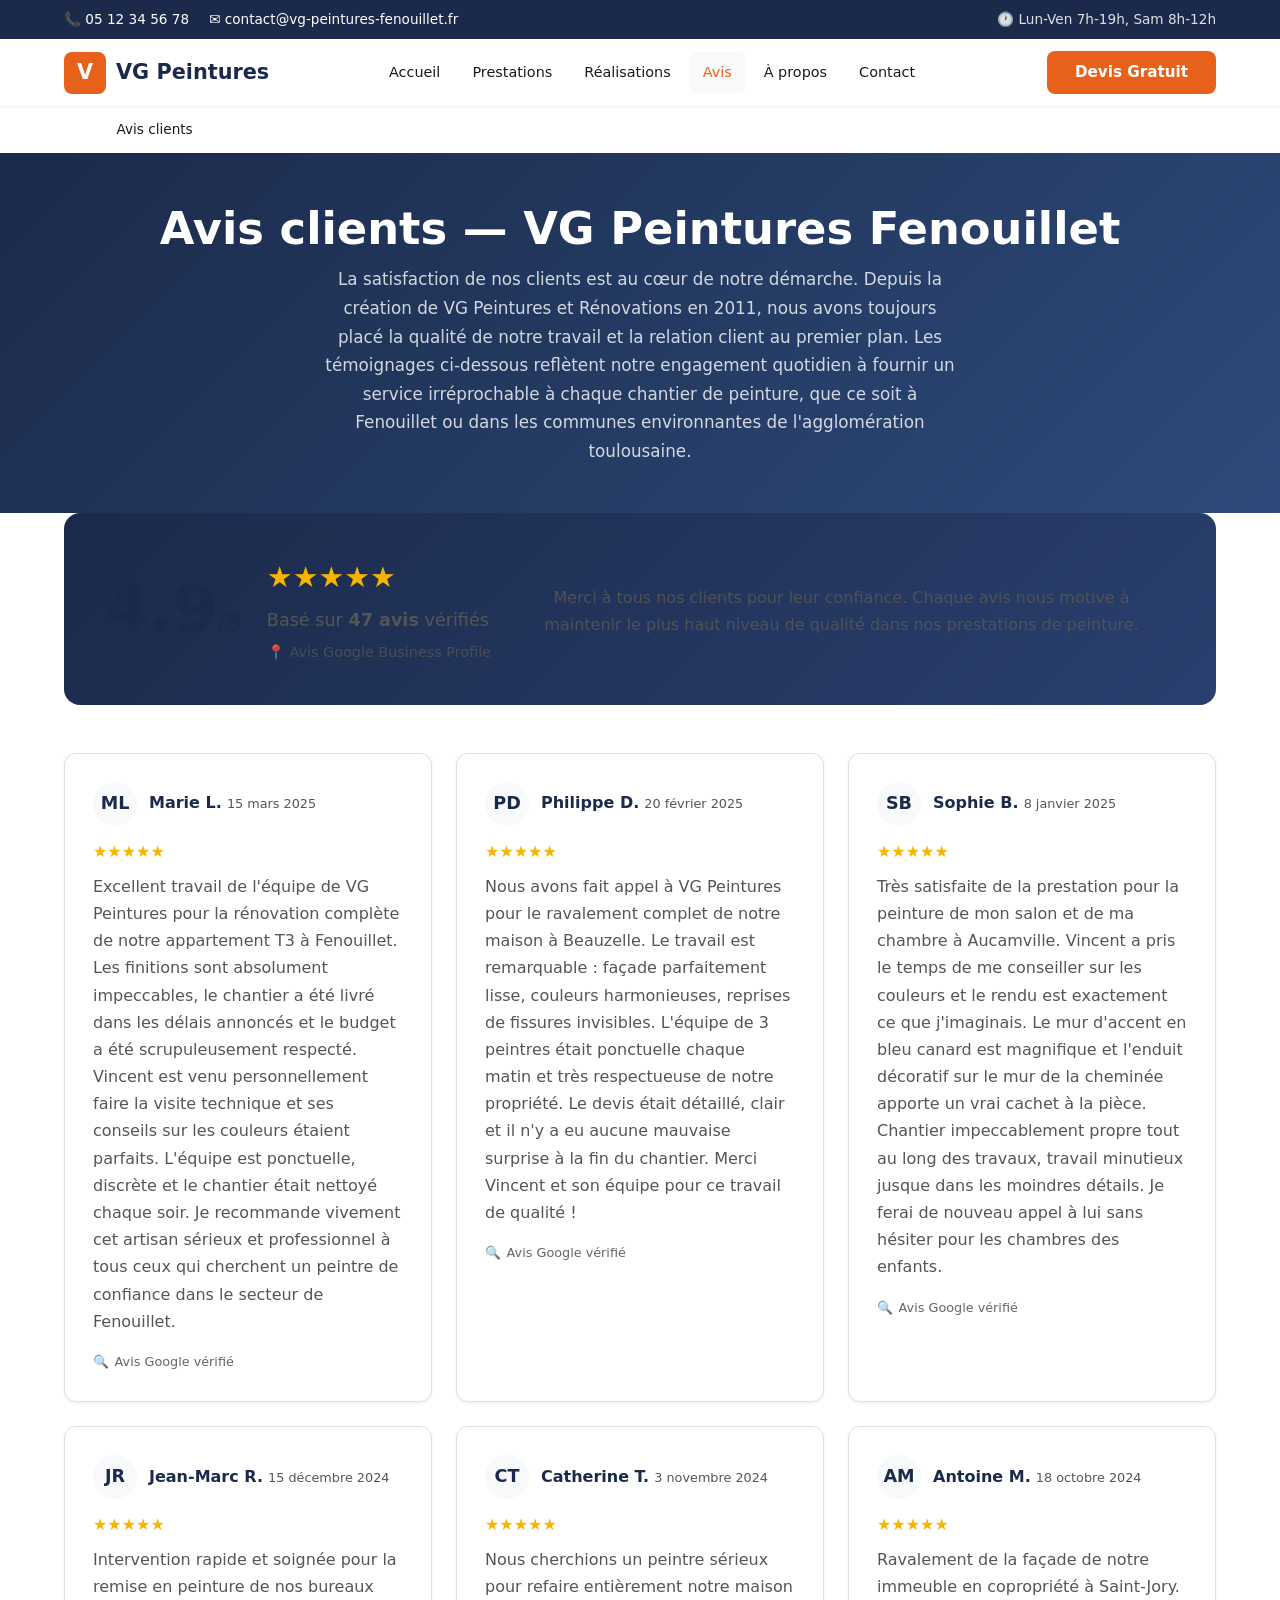
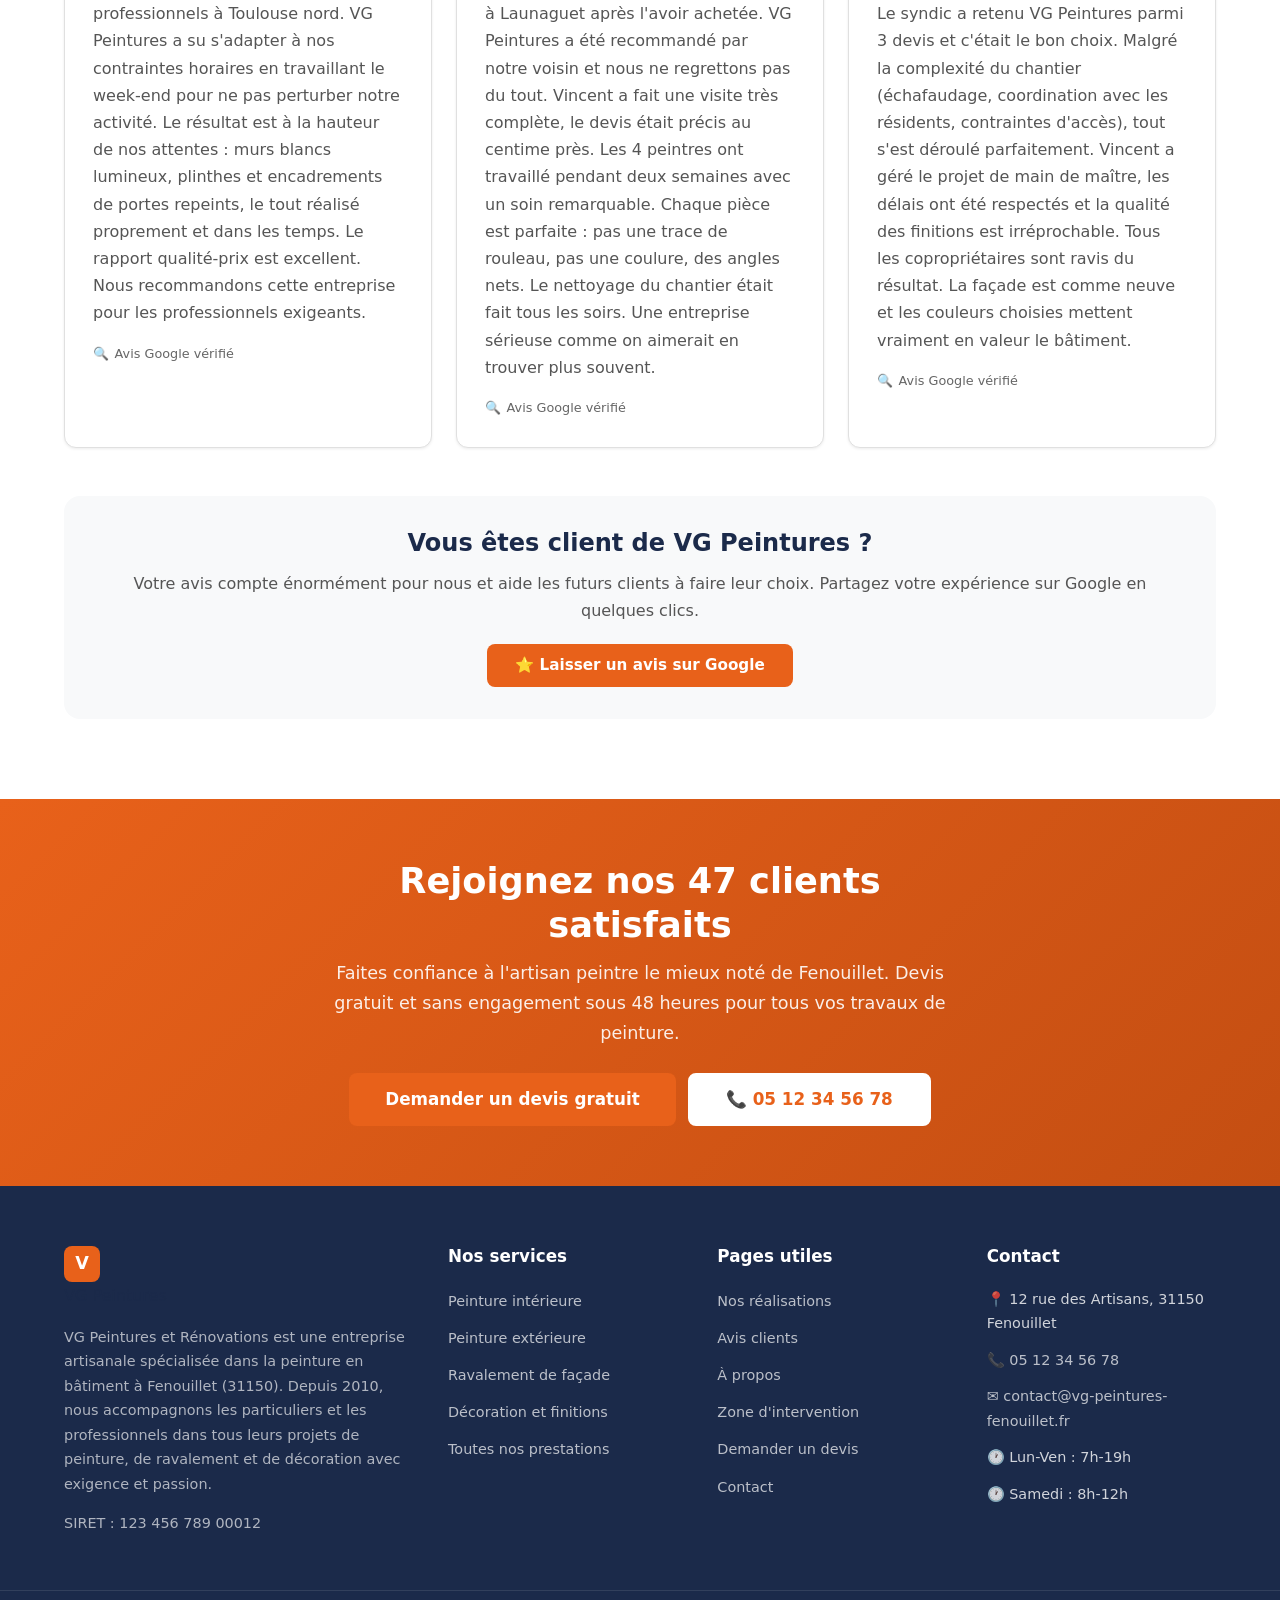
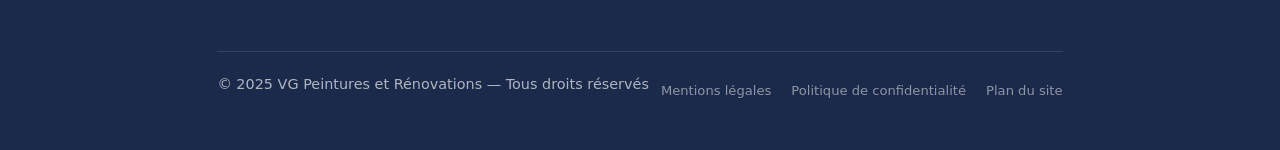
<file: avis.html>
<!DOCTYPE html>
<html lang="fr">
<head>
    <meta charset="UTF-8">
    <meta name="viewport" content="width=device-width, initial-scale=1.0">
    <title>Avis clients — VG Peintures Fenouillet | 4.9/5 sur Google</title>
    <meta name="description" content="Consultez les avis clients de VG Peintures à Fenouillet. Note de 4.9/5 sur Google avec 47 avis vérifiés. Découvrez les témoignages de nos clients satisfaits.">
    <meta name="robots" content="index, follow">
    <link rel="canonical" href="https://www.vg-peintures-fenouillet.fr/avis.html">
    <meta property="og:title" content="Avis clients — VG Peintures Fenouillet | 4.9/5 sur Google">
    <meta property="og:description" content="4.9/5 sur Google avec 47 avis vérifiés. Découvrez ce que nos clients disent de VG Peintures à Fenouillet.">
    <meta property="og:type" content="website">
    <meta property="og:url" content="https://www.vg-peintures-fenouillet.fr/avis.html">
    <meta property="og:locale" content="fr_FR">
    <meta property="og:site_name" content="VG Peintures et Rénovations">
    <meta name="geo.region" content="FR-31">
    <meta name="geo.placename" content="Fenouillet">
    <meta name="geo.position" content="43.6741;1.3929">
    <link rel="stylesheet" href="css/style.css">

    <script type="application/ld+json">
    {
        "@context": "https://schema.org",
        "@type": "LocalBusiness",
        "@id": "https://www.vg-peintures-fenouillet.fr/#business",
        "name": "VG Peintures et Rénovations",
        "aggregateRating": {
            "@type": "AggregateRating",
            "ratingValue": "4.9",
            "bestRating": "5",
            "ratingCount": "47",
            "reviewCount": "47"
        },
        "review": [
            {
                "@type": "Review",
                "author": {"@type": "Person", "name": "Marie L."},
                "datePublished": "2025-03-15",
                "reviewRating": {"@type": "Rating", "ratingValue": "5", "bestRating": "5"},
                "reviewBody": "Excellent travail pour la rénovation complète de notre appartement T3 à Fenouillet. Équipe ponctuelle, finitions impeccables, chantier propre. Vincent a su nous conseiller sur les couleurs. Budget respecté. Je recommande vivement."
            },
            {
                "@type": "Review",
                "author": {"@type": "Person", "name": "Philippe D."},
                "datePublished": "2025-02-20",
                "reviewRating": {"@type": "Rating", "ratingValue": "5", "bestRating": "5"},
                "reviewBody": "Ravalement de notre maison à Beauzelle impeccable. Travail soigné, équipe respectueuse et résultat conforme au devis. Aucune mauvaise surprise."
            }
        ]
    }
    </script>

    <script type="application/ld+json">
    {
        "@context": "https://schema.org",
        "@type": "BreadcrumbList",
        "itemListElement": [
            {
                "@type": "ListItem",
                "position": 1,
                "name": "Accueil",
                "item": "https://www.vg-peintures-fenouillet.fr/"
            },
            {
                "@type": "ListItem",
                "position": 2,
                "name": "Avis clients",
                "item": "https://www.vg-peintures-fenouillet.fr/avis.html"
            }
        ]
    }
    </script>
</head>
<body>

    <!-- Top Bar -->
    <div class="top-bar">
        <div class="container top-bar-inner">
            <div class="top-bar-left">
                <a href="tel:+335****5678" class="top-bar-link">📞 05 12 34 56 78</a>
                <a href="mailto:contact@vg-peintures-fenouillet.fr" class="top-bar-link">✉️ contact@vg-peintures-fenouillet.fr</a>
            </div>
            <div class="top-bar-right">
                <span>🕐 Lun-Ven 7h-19h, Sam 8h-12h</span>
            </div>
        </div>
    </div>

    <!-- Header -->
    <header class="header" id="header">
        <div class="container header-inner">
            <a href="/" class="logo">
                <span class="logo-icon">V</span>
                <span class="logo-text">VG Peintures</span>
            </a>
            <nav class="nav" id="nav">
                <ul class="nav-list">
                    <li><a href="/" class="nav-link">Accueil</a></li>
                    <li><a href="/prestations.html" class="nav-link">Prestations</a></li>
                    <li><a href="/realisations.html" class="nav-link">Réalisations</a></li>
                    <li><a href="/avis.html" class="nav-link active">Avis</a></li>
                    <li><a href="/a-propos.html" class="nav-link">À propos</a></li>
                    <li><a href="/contact.html" class="nav-link">Contact</a></li>
                </ul>
            </nav>
            <a href="/devis.html" class="btn btn-accent header-cta">Devis Gratuit</a>
            <button class="nav-toggle" id="nav-toggle" aria-label="Ouvrir le menu">
                <span></span>
                <span></span>
                <span></span>
            </button>
        </div>
    </header>

    <!-- Mobile Nav Overlay -->
    <div class="mobile-nav-overlay" id="mobile-nav-overlay">
        <div class="mobile-nav-header">
            <a href="/" class="logo">
                <span class="logo-icon">V</span>
                <span class="logo-text">VG Peintures</span>
            </a>
            <button class="mobile-nav-close" id="mobile-nav-close" aria-label="Fermer le menu">✕</button>
        </div>
        <ul class="mobile-nav-list">
            <li><a href="/" class="mobile-nav-link">Accueil</a></li>
            <li><a href="/prestations.html" class="mobile-nav-link">Prestations</a></li>
            <li><a href="/realisations.html" class="mobile-nav-link">Réalisations</a></li>
            <li><a href="/avis.html" class="mobile-nav-link active">Avis</a></li>
            <li><a href="/a-propos.html" class="mobile-nav-link">À propos</a></li>
            <li><a href="/contact.html" class="mobile-nav-link">Contact</a></li>
        </ul>
        <a href="/devis.html" class="btn btn-accent mobile-nav-cta">Devis Gratuit</a>
    </div>

    <!-- Breadcrumbs -->
    <nav class="breadcrumbs" aria-label="Fil d'Ariane">
        <div class="container">
            <ol class="breadcrumbs-list">
                <li class="breadcrumbs-item"><a href="/">Accueil</a></li>
                <li class="breadcrumbs-item active">Avis clients</li>
            </ol>
        </div>
    </nav>

    <!-- Page Header -->
    <section class="section page-header-section">
        <div class="container">
            <h1>Avis clients — VG Peintures Fenouillet</h1>
            <p class="section-subtitle">La satisfaction de nos clients est au cœur de notre démarche. Depuis la création de VG Peintures et Rénovations en 2011, nous avons toujours placé la qualité de notre travail et la relation client au premier plan. Les témoignages ci-dessous reflètent notre engagement quotidien à fournir un service irréprochable à chaque chantier de peinture, que ce soit à Fenouillet ou dans les communes environnantes de l'agglomération toulousaine.</p>
        </div>
    </section>

    <!-- Aggregate Rating Display -->
    <section class="section" style="padding-top: 0;">
        <div class="container">
            <div class="rating-summary" style="text-align: center; padding: 2.5rem; background: linear-gradient(135deg, var(--color-primary, #1a2744) 0%, #2a3f6e 100%); color: white; border-radius: 1rem; margin-bottom: 3rem;">
                <div style="display: flex; align-items: center; justify-content: center; gap: 1.5rem; flex-wrap: wrap;">
                    <div class="rating-score" style="font-size: 4rem; font-weight: 800; line-height: 1;">4.9<span style="font-size: 1.5rem; opacity: 0.7;">/5</span></div>
                    <div class="rating-details" style="text-align: left;">
                        <div class="rating-stars" style="font-size: 1.8rem; margin-bottom: 0.25rem;">★★★★★</div>
                        <p style="margin: 0; font-size: 1.1rem;">Basé sur <strong>47 avis</strong> vérifiés</p>
                        <p style="margin: 0.25rem 0 0; opacity: 0.8; font-size: 0.9rem;">📍 Avis Google Business Profile</p>
                    </div>
                </div>
                <p style="margin-top: 1.25rem; opacity: 0.9; max-width: 600px; margin-left: auto; margin-right: auto;">Merci à tous nos clients pour leur confiance. Chaque avis nous motive à maintenir le plus haut niveau de qualité dans nos prestations de peinture.</p>
            </div>

            <!-- Reviews Grid -->
            <div class="grid grid-3">
                <div class="card review-card">
                    <div class="review-header">
                        <div class="review-avatar">ML</div>
                        <div class="review-info">
                            <strong>Marie L.</strong>
                            <span class="review-date">15 mars 2025</span>
                        </div>
                    </div>
                    <div class="review-stars">★★★★★</div>
                    <p>Excellent travail de l'équipe de VG Peintures pour la rénovation complète de notre appartement T3 à Fenouillet. Les finitions sont absolument impeccables, le chantier a été livré dans les délais annoncés et le budget a été scrupuleusement respecté. Vincent est venu personnellement faire la visite technique et ses conseils sur les couleurs étaient parfaits. L'équipe est ponctuelle, discrète et le chantier était nettoyé chaque soir. Je recommande vivement cet artisan sérieux et professionnel à tous ceux qui cherchent un peintre de confiance dans le secteur de Fenouillet.</p>
                    <div style="margin-top: 0.75rem; font-size: 0.8rem; color: #666; display: flex; align-items: center; gap: 0.35rem;">
                        <span>🔍</span> Avis Google vérifié
                    </div>
                </div>

                <div class="card review-card">
                    <div class="review-header">
                        <div class="review-avatar">PD</div>
                        <div class="review-info">
                            <strong>Philippe D.</strong>
                            <span class="review-date">20 février 2025</span>
                        </div>
                    </div>
                    <div class="review-stars">★★★★★</div>
                    <p>Nous avons fait appel à VG Peintures pour le ravalement complet de notre maison à Beauzelle. Le travail est remarquable : façade parfaitement lisse, couleurs harmonieuses, reprises de fissures invisibles. L'équipe de 3 peintres était ponctuelle chaque matin et très respectueuse de notre propriété. Le devis était détaillé, clair et il n'y a eu aucune mauvaise surprise à la fin du chantier. Merci Vincent et son équipe pour ce travail de qualité !</p>
                    <div style="margin-top: 0.75rem; font-size: 0.8rem; color: #666; display: flex; align-items: center; gap: 0.35rem;">
                        <span>🔍</span> Avis Google vérifié
                    </div>
                </div>

                <div class="card review-card">
                    <div class="review-header">
                        <div class="review-avatar">SB</div>
                        <div class="review-info">
                            <strong>Sophie B.</strong>
                            <span class="review-date">8 janvier 2025</span>
                        </div>
                    </div>
                    <div class="review-stars">★★★★★</div>
                    <p>Très satisfaite de la prestation pour la peinture de mon salon et de ma chambre à Aucamville. Vincent a pris le temps de me conseiller sur les couleurs et le rendu est exactement ce que j'imaginais. Le mur d'accent en bleu canard est magnifique et l'enduit décoratif sur le mur de la cheminée apporte un vrai cachet à la pièce. Chantier impeccablement propre tout au long des travaux, travail minutieux jusque dans les moindres détails. Je ferai de nouveau appel à lui sans hésiter pour les chambres des enfants.</p>
                    <div style="margin-top: 0.75rem; font-size: 0.8rem; color: #666; display: flex; align-items: center; gap: 0.35rem;">
                        <span>🔍</span> Avis Google vérifié
                    </div>
                </div>

                <div class="card review-card">
                    <div class="review-header">
                        <div class="review-avatar">JR</div>
                        <div class="review-info">
                            <strong>Jean-Marc R.</strong>
                            <span class="review-date">15 décembre 2024</span>
                        </div>
                    </div>
                    <div class="review-stars">★★★★★</div>
                    <p>Intervention rapide et soignée pour la remise en peinture de nos bureaux professionnels à Toulouse nord. VG Peintures a su s'adapter à nos contraintes horaires en travaillant le week-end pour ne pas perturber notre activité. Le résultat est à la hauteur de nos attentes : murs blancs lumineux, plinthes et encadrements de portes repeints, le tout réalisé proprement et dans les temps. Le rapport qualité-prix est excellent. Nous recommandons cette entreprise pour les professionnels exigeants.</p>
                    <div style="margin-top: 0.75rem; font-size: 0.8rem; color: #666; display: flex; align-items: center; gap: 0.35rem;">
                        <span>🔍</span> Avis Google vérifié
                    </div>
                </div>

                <div class="card review-card">
                    <div class="review-header">
                        <div class="review-avatar">CT</div>
                        <div class="review-info">
                            <strong>Catherine T.</strong>
                            <span class="review-date">3 novembre 2024</span>
                        </div>
                    </div>
                    <div class="review-stars">★★★★★</div>
                    <p>Nous cherchions un peintre sérieux pour refaire entièrement notre maison à Launaguet après l'avoir achetée. VG Peintures a été recommandé par notre voisin et nous ne regrettons pas du tout. Vincent a fait une visite très complète, le devis était précis au centime près. Les 4 peintres ont travaillé pendant deux semaines avec un soin remarquable. Chaque pièce est parfaite : pas une trace de rouleau, pas une coulure, des angles nets. Le nettoyage du chantier était fait tous les soirs. Une entreprise sérieuse comme on aimerait en trouver plus souvent.</p>
                    <div style="margin-top: 0.75rem; font-size: 0.8rem; color: #666; display: flex; align-items: center; gap: 0.35rem;">
                        <span>🔍</span> Avis Google vérifié
                    </div>
                </div>

                <div class="card review-card">
                    <div class="review-header">
                        <div class="review-avatar">AM</div>
                        <div class="review-info">
                            <strong>Antoine M.</strong>
                            <span class="review-date">18 octobre 2024</span>
                        </div>
                    </div>
                    <div class="review-stars">★★★★★</div>
                    <p>Ravalement de la façade de notre immeuble en copropriété à Saint-Jory. Le syndic a retenu VG Peintures parmi 3 devis et c'était le bon choix. Malgré la complexité du chantier (échafaudage, coordination avec les résidents, contraintes d'accès), tout s'est déroulé parfaitement. Vincent a géré le projet de main de maître, les délais ont été respectés et la qualité des finitions est irréprochable. Tous les copropriétaires sont ravis du résultat. La façade est comme neuve et les couleurs choisies mettent vraiment en valeur le bâtiment.</p>
                    <div style="margin-top: 0.75rem; font-size: 0.8rem; color: #666; display: flex; align-items: center; gap: 0.35rem;">
                        <span>🔍</span> Avis Google vérifié
                    </div>
                </div>
            </div>

            <!-- CTA to leave review -->
            <div style="text-align: center; margin-top: 3rem; padding: 2rem; background: #f8f9fa; border-radius: 1rem;">
                <h3 style="margin-bottom: 0.75rem;">Vous êtes client de VG Peintures ?</h3>
                <p style="margin-bottom: 1.25rem; color: #555;">Votre avis compte énormément pour nous et aide les futurs clients à faire leur choix. Partagez votre expérience sur Google en quelques clics.</p>
                <a href="https://g.page/r/vg-peintures-fenouillet/review" class="btn btn-accent" target="_blank" rel="noopener noreferrer">⭐ Laisser un avis sur Google</a>
            </div>
        </div>
    </section>

    <!-- CTA Banner -->
    <section class="cta-banner">
        <div class="container cta-banner-inner">
            <h2>Rejoignez nos 47 clients satisfaits</h2>
            <p>Faites confiance à l'artisan peintre le mieux noté de Fenouillet. Devis gratuit et sans engagement sous 48 heures pour tous vos travaux de peinture.</p>
            <div class="cta-banner-buttons">
                <a href="/devis.html" class="btn btn-accent btn-lg">Demander un devis gratuit</a>
                <a href="tel:+335****5678" class="btn btn-white btn-lg">📞 05 12 34 56 78</a>
            </div>
        </div>
    </section>

    <!-- Footer -->
    <footer class="footer">
        <div class="container">
            <div class="footer-grid">
                <div class="footer-col">
                    <div class="footer-logo">
                        <span class="logo-icon">V</span>
                        <span class="logo-text">VG Peintures</span>
                    </div>
                    <p>VG Peintures et Rénovations est une entreprise artisanale spécialisée dans la peinture en bâtiment à Fenouillet (31150). Depuis 2010, nous accompagnons les particuliers et les professionnels dans tous leurs projets de peinture, de ravalement et de décoration avec exigence et passion.</p>
                    <p class="footer-siret">SIRET : 123 456 789 00012</p>
                </div>
                <div class="footer-col">
                    <h4>Nos services</h4>
                    <ul class="footer-links">
                        <li><a href="/peinture-interieure.html">Peinture intérieure</a></li>
                        <li><a href="/peinture-exterieure.html">Peinture extérieure</a></li>
                        <li><a href="/ravalement-facade.html">Ravalement de façade</a></li>
                        <li><a href="/decoration-finitions.html">Décoration et finitions</a></li>
                        <li><a href="/prestations.html">Toutes nos prestations</a></li>
                    </ul>
                </div>
                <div class="footer-col">
                    <h4>Pages utiles</h4>
                    <ul class="footer-links">
                        <li><a href="/realisations.html">Nos réalisations</a></li>
                        <li><a href="/avis.html">Avis clients</a></li>
                        <li><a href="/a-propos.html">À propos</a></li>
                        <li><a href="/zone-intervention.html">Zone d'intervention</a></li>
                        <li><a href="/devis.html">Demander un devis</a></li>
                        <li><a href="/contact.html">Contact</a></li>
                    </ul>
                </div>
                <div class="footer-col">
                    <h4>Contact</h4>
                    <ul class="footer-contact">
                        <li>📍 12 rue des Artisans, 31150 Fenouillet</li>
                        <li><a href="tel:+335****5678">📞 05 12 34 56 78</a></li>
                        <li><a href="mailto:contact@vg-peintures-fenouillet.fr">✉️ contact@vg-peintures-fenouillet.fr</a></li>
                        <li>🕐 Lun-Ven : 7h-19h</li>
                        <li>🕐 Samedi : 8h-12h</li>
                    </ul>
                </div>
            </div>
        </div>
        <div class="footer-bottom">
            <div class="container footer-bottom-inner">
                <p>© 2025 VG Peintures et Rénovations — Tous droits réservés</p>
                <div class="footer-legal">
                    <a href="/mentions-legales.html">Mentions légales</a>
                    <a href="/politique-confidentialite.html">Politique de confidentialité</a>
                    <a href="/plan-du-site.html">Plan du site</a>
                </div>
            </div>
        </div>
    </footer>

    <!-- Mobile Sticky Bar -->
    <div class="mobile-sticky-bar">
        <a href="tel:+335****5678" class="mobile-sticky-btn mobile-sticky-phone">📞 Appeler</a>
        <a href="/devis.html" class="mobile-sticky-btn mobile-sticky-devis">Devis Gratuit</a>
    </div>

    <script src="js/main.js"></script>
</body>
</html>
</file>
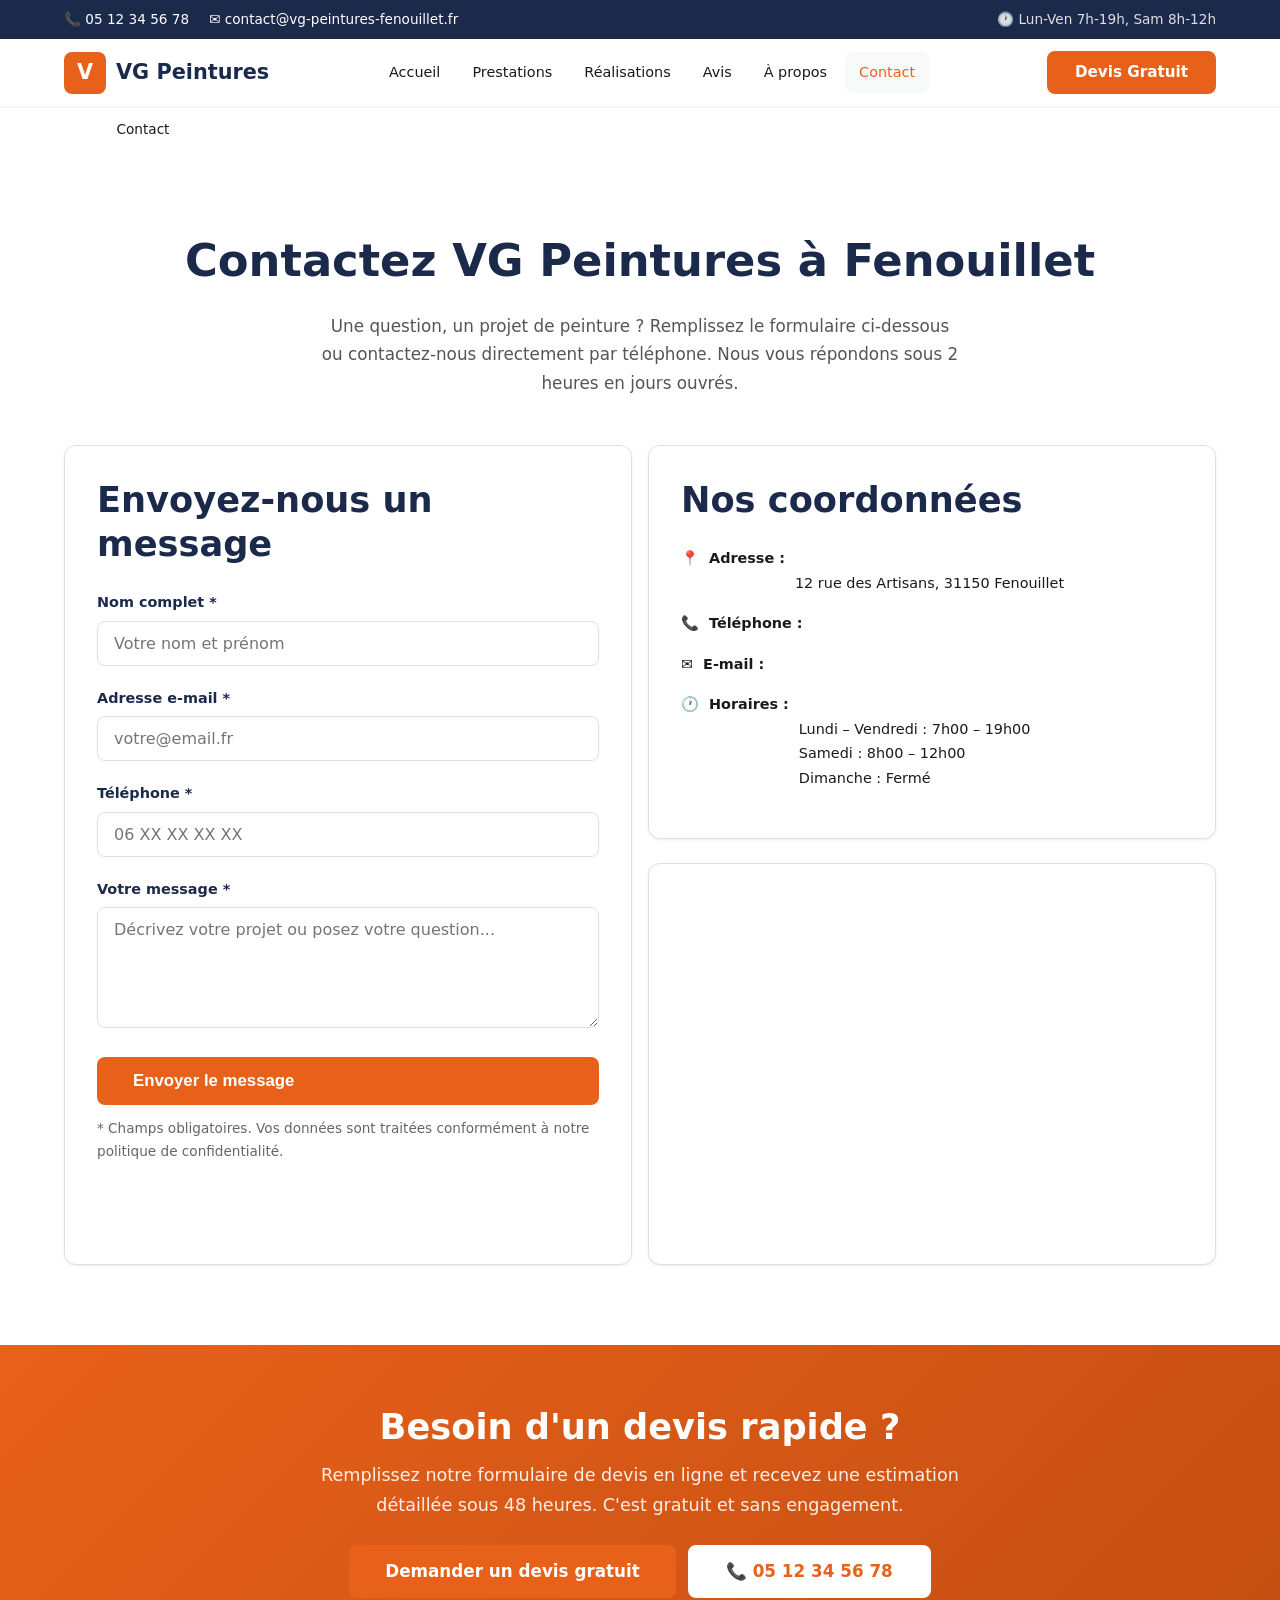
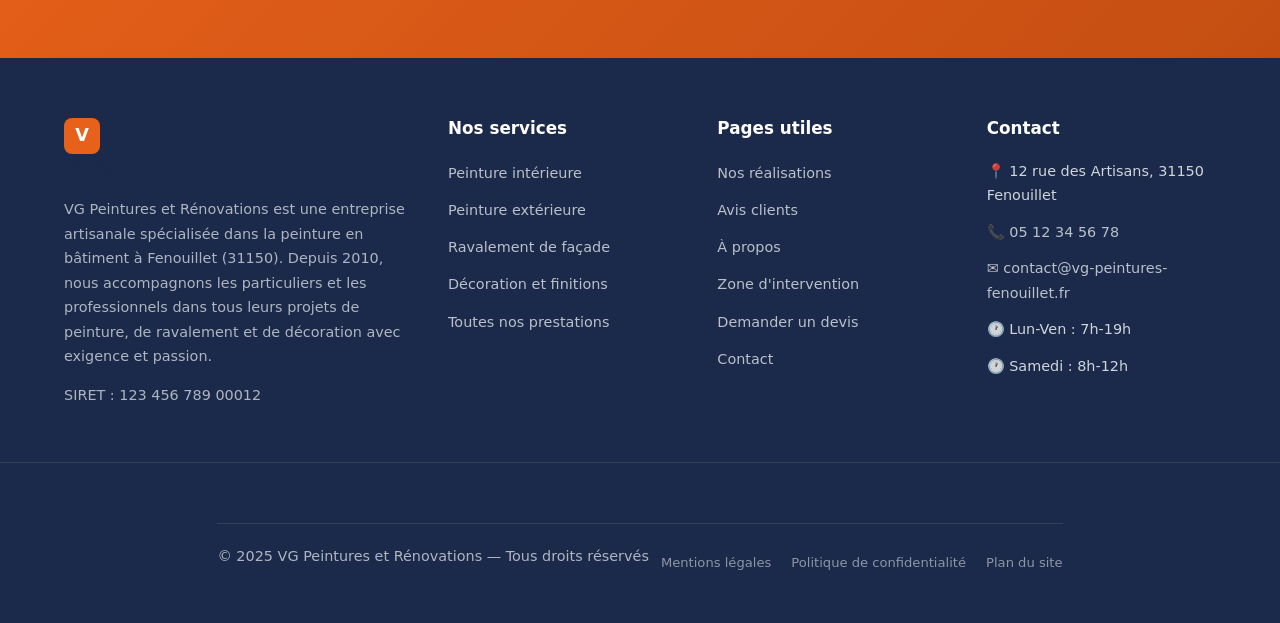
<file: contact.html>
<!DOCTYPE html>
<html lang="fr">
<head>
    <meta charset="UTF-8">
    <meta name="viewport" content="width=device-width, initial-scale=1.0">
    <title>Contact — VG Peintures à Fenouillet (31150)</title>
    <meta name="description" content="Contactez VG Peintures et Rénovations à Fenouillet. Devis gratuit, appel, email ou formulaire. Artisan peintre en bâtiment disponible du lundi au samedi.">
    <meta name="robots" content="index, follow">
    <link rel="canonical" href="https://www.vg-peintures-fenouillet.fr/contact.html">
    <meta property="og:title" content="Contact — VG Peintures à Fenouillet (31150)">
    <meta property="og:description" content="Contactez VG Peintures et Rénovations à Fenouillet. Devis gratuit, appel, email ou formulaire.">
    <meta property="og:type" content="website">
    <meta property="og:url" content="https://www.vg-peintures-fenouillet.fr/contact.html">
    <meta property="og:locale" content="fr_FR">
    <meta property="og:site_name" content="VG Peintures et Rénovations">
    <link rel="stylesheet" href="css/style.css">

    <script type="application/ld+json">
    {
        "@context": "https://schema.org",
        "@type": "LocalBusiness",
        "@id": "https://www.vg-peintures-fenouillet.fr/#business",
        "name": "VG Peintures et Rénovations",
        "description": "Peintre en bâtiment à Fenouillet (31150). Peinture intérieure, extérieure, ravalement de façade.",
        "url": "https://www.vg-peintures-fenouillet.fr/",
        "telephone": "+33512345678",
        "email": "contact@vg-peintures-fenouillet.fr",
        "priceRange": "€€",
        "address": {
            "@type": "PostalAddress",
            "streetAddress": "12 rue des Artisans",
            "addressLocality": "Fenouillet",
            "postalCode": "31150",
            "addressRegion": "Occitanie",
            "addressCountry": "FR"
        },
        "geo": {
            "@type": "GeoCoordinates",
            "latitude": 43.6741,
            "longitude": 1.3929
        },
        "openingHoursSpecification": [
            {
                "@type": "OpeningHoursSpecification",
                "dayOfWeek": ["Monday","Tuesday","Wednesday","Thursday","Friday"],
                "opens": "07:00",
                "closes": "19:00"
            },
            {
                "@type": "OpeningHoursSpecification",
                "dayOfWeek": "Saturday",
                "opens": "08:00",
                "closes": "12:00"
            }
        ]
    }
    </script>

    <script type="application/ld+json">
    {
        "@context": "https://schema.org",
        "@type": "BreadcrumbList",
        "itemListElement": [
            {
                "@type": "ListItem",
                "position": 1,
                "name": "Accueil",
                "item": "https://www.vg-peintures-fenouillet.fr/"
            },
            {
                "@type": "ListItem",
                "position": 2,
                "name": "Contact",
                "item": "https://www.vg-peintures-fenouillet.fr/contact.html"
            }
        ]
    }
    </script>
</head>
<body>

    <!-- Top Bar -->
    <div class="top-bar">
        <div class="container top-bar-inner">
            <div class="top-bar-left">
                <a href="tel:+33512345678" class="top-bar-link">📞 05 12 34 56 78</a>
                <a href="mailto:contact@vg-peintures-fenouillet.fr" class="top-bar-link">✉️ contact@vg-peintures-fenouillet.fr</a>
            </div>
            <div class="top-bar-right">
                <span>🕐 Lun-Ven 7h-19h, Sam 8h-12h</span>
            </div>
        </div>
    </div>

    <!-- Header -->
    <header class="header" id="header">
        <div class="container header-inner">
            <a href="/" class="logo">
                <span class="logo-icon">V</span>
                <span class="logo-text">VG Peintures</span>
            </a>
            <nav class="nav" id="nav">
                <ul class="nav-list">
                    <li><a href="/" class="nav-link">Accueil</a></li>
                    <li><a href="/prestations.html" class="nav-link">Prestations</a></li>
                    <li><a href="/realisations.html" class="nav-link">Réalisations</a></li>
                    <li><a href="/avis.html" class="nav-link">Avis</a></li>
                    <li><a href="/a-propos.html" class="nav-link">À propos</a></li>
                    <li><a href="/contact.html" class="nav-link active">Contact</a></li>
                </ul>
            </nav>
            <a href="/devis.html" class="btn btn-accent header-cta">Devis Gratuit</a>
            <button class="nav-toggle" id="nav-toggle" aria-label="Ouvrir le menu">
                <span></span>
                <span></span>
                <span></span>
            </button>
        </div>
    </header>

    <!-- Mobile Nav Overlay -->
    <div class="mobile-nav-overlay" id="mobile-nav-overlay">
        <div class="mobile-nav-header">
            <a href="/" class="logo">
                <span class="logo-icon">V</span>
                <span class="logo-text">VG Peintures</span>
            </a>
            <button class="mobile-nav-close" id="mobile-nav-close" aria-label="Fermer le menu">✕</button>
        </div>
        <ul class="mobile-nav-list">
            <li><a href="/" class="mobile-nav-link">Accueil</a></li>
            <li><a href="/prestations.html" class="mobile-nav-link">Prestations</a></li>
            <li><a href="/realisations.html" class="mobile-nav-link">Réalisations</a></li>
            <li><a href="/avis.html" class="mobile-nav-link">Avis</a></li>
            <li><a href="/a-propos.html" class="mobile-nav-link">À propos</a></li>
            <li><a href="/contact.html" class="mobile-nav-link active">Contact</a></li>
        </ul>
        <a href="/devis.html" class="btn btn-accent mobile-nav-cta">Devis Gratuit</a>
    </div>

    <!-- Breadcrumbs -->
    <nav class="breadcrumbs" aria-label="Fil d'Ariane">
        <div class="container">
            <ol class="breadcrumbs-list">
                <li class="breadcrumbs-item"><a href="/">Accueil</a></li>
                <li class="breadcrumbs-item active">Contact</li>
            </ol>
        </div>
    </nav>

    <!-- Contact Section -->
    <section class="section">
        <div class="container">
            <div class="section-header">
                <h1>Contactez VG Peintures à Fenouillet</h1>
                <p class="section-subtitle">Une question, un projet de peinture ? Remplissez le formulaire ci-dessous ou contactez-nous directement par téléphone. Nous vous répondons sous 2 heures en jours ouvrés.</p>
            </div>

            <div class="grid grid-2">
                <!-- Left: Contact Form -->
                <div class="card" style="padding: 2rem;">
                    <h2 style="margin-bottom: 1.5rem;">Envoyez-nous un message</h2>
                    <form action="/merci.html" method="POST" class="contact-form">
                        <div class="form-group">
                            <label for="nom">Nom complet *</label>
                            <input type="text" id="nom" name="nom" required placeholder="Votre nom et prénom" class="form-control">
                        </div>
                        <div class="form-group">
                            <label for="email">Adresse e-mail *</label>
                            <input type="email" id="email" name="email" required placeholder="votre@email.fr" class="form-control">
                        </div>
                        <div class="form-group">
                            <label for="telephone">Téléphone *</label>
                            <input type="tel" id="telephone" name="telephone" required placeholder="06 XX XX XX XX" class="form-control">
                        </div>
                        <div class="form-group">
                            <label for="message">Votre message *</label>
                            <textarea id="message" name="message" rows="5" required placeholder="Décrivez votre projet ou posez votre question..." class="form-control"></textarea>
                        </div>
                        <button type="submit" class="btn btn-accent btn-lg" style="width: 100%;">Envoyer le message</button>
                        <p style="font-size: 0.85rem; color: #666; margin-top: 0.75rem;">* Champs obligatoires. Vos données sont traitées conformément à notre <a href="/confidentialite.html">politique de confidentialité</a>.</p>
                    </form>
                </div>

                <!-- Right: Contact Info + Map -->
                <div>
                    <div class="card" style="padding: 2rem; margin-bottom: 1.5rem;">
                        <h2 style="margin-bottom: 1.5rem;">Nos coordonnées</h2>
                        <ul class="footer-contact" style="list-style: none; padding: 0;">
                            <li style="margin-bottom: 1rem;">📍 <strong>Adresse :</strong><br>12 rue des Artisans, 31150 Fenouillet</li>
                            <li style="margin-bottom: 1rem;">📞 <strong>Téléphone :</strong><br><a href="tel:+33512345678">05 12 34 56 78</a></li>
                            <li style="margin-bottom: 1rem;">✉️ <strong>E-mail :</strong><br><a href="mailto:contact@vg-peintures-fenouillet.fr">contact@vg-peintures-fenouillet.fr</a></li>
                            <li style="margin-bottom: 1rem;">🕐 <strong>Horaires :</strong><br>Lundi – Vendredi : 7h00 – 19h00<br>Samedi : 8h00 – 12h00<br>Dimanche : Fermé</li>
                        </ul>
                    </div>

                    <div class="card" style="padding: 0; overflow: hidden;">
                        <iframe src="https://www.google.com/maps/embed?pb=!1m18!1m12!1m3!1d23114.06!2d1.3929!3d43.6741!2m3!1f0!2f0!3f0!3m2!1i1024!2i768!4f13.1!3m3!1m2!1s0x12aebb4a5b3e5b1d%3A0x406f69c2f3d9450!2sFenouillet%2C+France!5e0!3m2!1sfr!2sfr!4v1" width="100%" height="350" style="border:0; display:block;" allowfullscreen="" loading="lazy" referrerpolicy="no-referrer-when-downgrade" title="VG Peintures à Fenouillet sur Google Maps"></iframe>
                    </div>
                </div>
            </div>
        </div>
    </section>

    <!-- CTA Banner -->
    <section class="cta-banner">
        <div class="container cta-banner-inner">
            <h2>Besoin d'un devis rapide ?</h2>
            <p>Remplissez notre formulaire de devis en ligne et recevez une estimation détaillée sous 48 heures. C'est gratuit et sans engagement.</p>
            <div class="cta-banner-buttons">
                <a href="/devis.html" class="btn btn-accent btn-lg">Demander un devis gratuit</a>
                <a href="tel:+33512345678" class="btn btn-white btn-lg">📞 05 12 34 56 78</a>
            </div>
        </div>
    </section>

    <!-- Footer -->
    <footer class="footer">
        <div class="container">
            <div class="footer-grid">
                <div class="footer-col">
                    <div class="footer-logo">
                        <span class="logo-icon">V</span>
                        <span class="logo-text">VG Peintures</span>
                    </div>
                    <p>VG Peintures et Rénovations est une entreprise artisanale spécialisée dans la peinture en bâtiment à Fenouillet (31150). Depuis 2010, nous accompagnons les particuliers et les professionnels dans tous leurs projets de peinture, de ravalement et de décoration avec exigence et passion.</p>
                    <p class="footer-siret">SIRET : 123 456 789 00012</p>
                </div>
                <div class="footer-col">
                    <h4>Nos services</h4>
                    <ul class="footer-links">
                        <li><a href="/peinture-interieure.html">Peinture intérieure</a></li>
                        <li><a href="/peinture-exterieure.html">Peinture extérieure</a></li>
                        <li><a href="/ravalement-facade.html">Ravalement de façade</a></li>
                        <li><a href="/decoration-finitions.html">Décoration et finitions</a></li>
                        <li><a href="/prestations.html">Toutes nos prestations</a></li>
                    </ul>
                </div>
                <div class="footer-col">
                    <h4>Pages utiles</h4>
                    <ul class="footer-links">
                        <li><a href="/realisations.html">Nos réalisations</a></li>
                        <li><a href="/avis.html">Avis clients</a></li>
                        <li><a href="/a-propos.html">À propos</a></li>
                        <li><a href="/zone-intervention.html">Zone d'intervention</a></li>
                        <li><a href="/devis.html">Demander un devis</a></li>
                        <li><a href="/contact.html">Contact</a></li>
                    </ul>
                </div>
                <div class="footer-col">
                    <h4>Contact</h4>
                    <ul class="footer-contact">
                        <li>📍 12 rue des Artisans, 31150 Fenouillet</li>
                        <li><a href="tel:+33512345678">📞 05 12 34 56 78</a></li>
                        <li><a href="mailto:contact@vg-peintures-fenouillet.fr">✉️ contact@vg-peintures-fenouillet.fr</a></li>
                        <li>🕐 Lun-Ven : 7h-19h</li>
                        <li>🕐 Samedi : 8h-12h</li>
                    </ul>
                </div>
            </div>
        </div>
        <div class="footer-bottom">
            <div class="container footer-bottom-inner">
                <p>© 2025 VG Peintures et Rénovations — Tous droits réservés</p>
                <div class="footer-legal">
                    <a href="/mentions-legales.html">Mentions légales</a>
                    <a href="/politique-confidentialite.html">Politique de confidentialité</a>
                    <a href="/plan-du-site.html">Plan du site</a>
                </div>
            </div>
        </div>
    </footer>

    <!-- Mobile Sticky Bar -->
    <div class="mobile-sticky-bar">
        <a href="tel:+33512345678" class="mobile-sticky-btn mobile-sticky-phone">📞 Appeler</a>
        <a href="/devis.html" class="mobile-sticky-btn mobile-sticky-devis">Devis Gratuit</a>
    </div>

    <script src="js/main.js"></script>
</body>
</html>
</file>
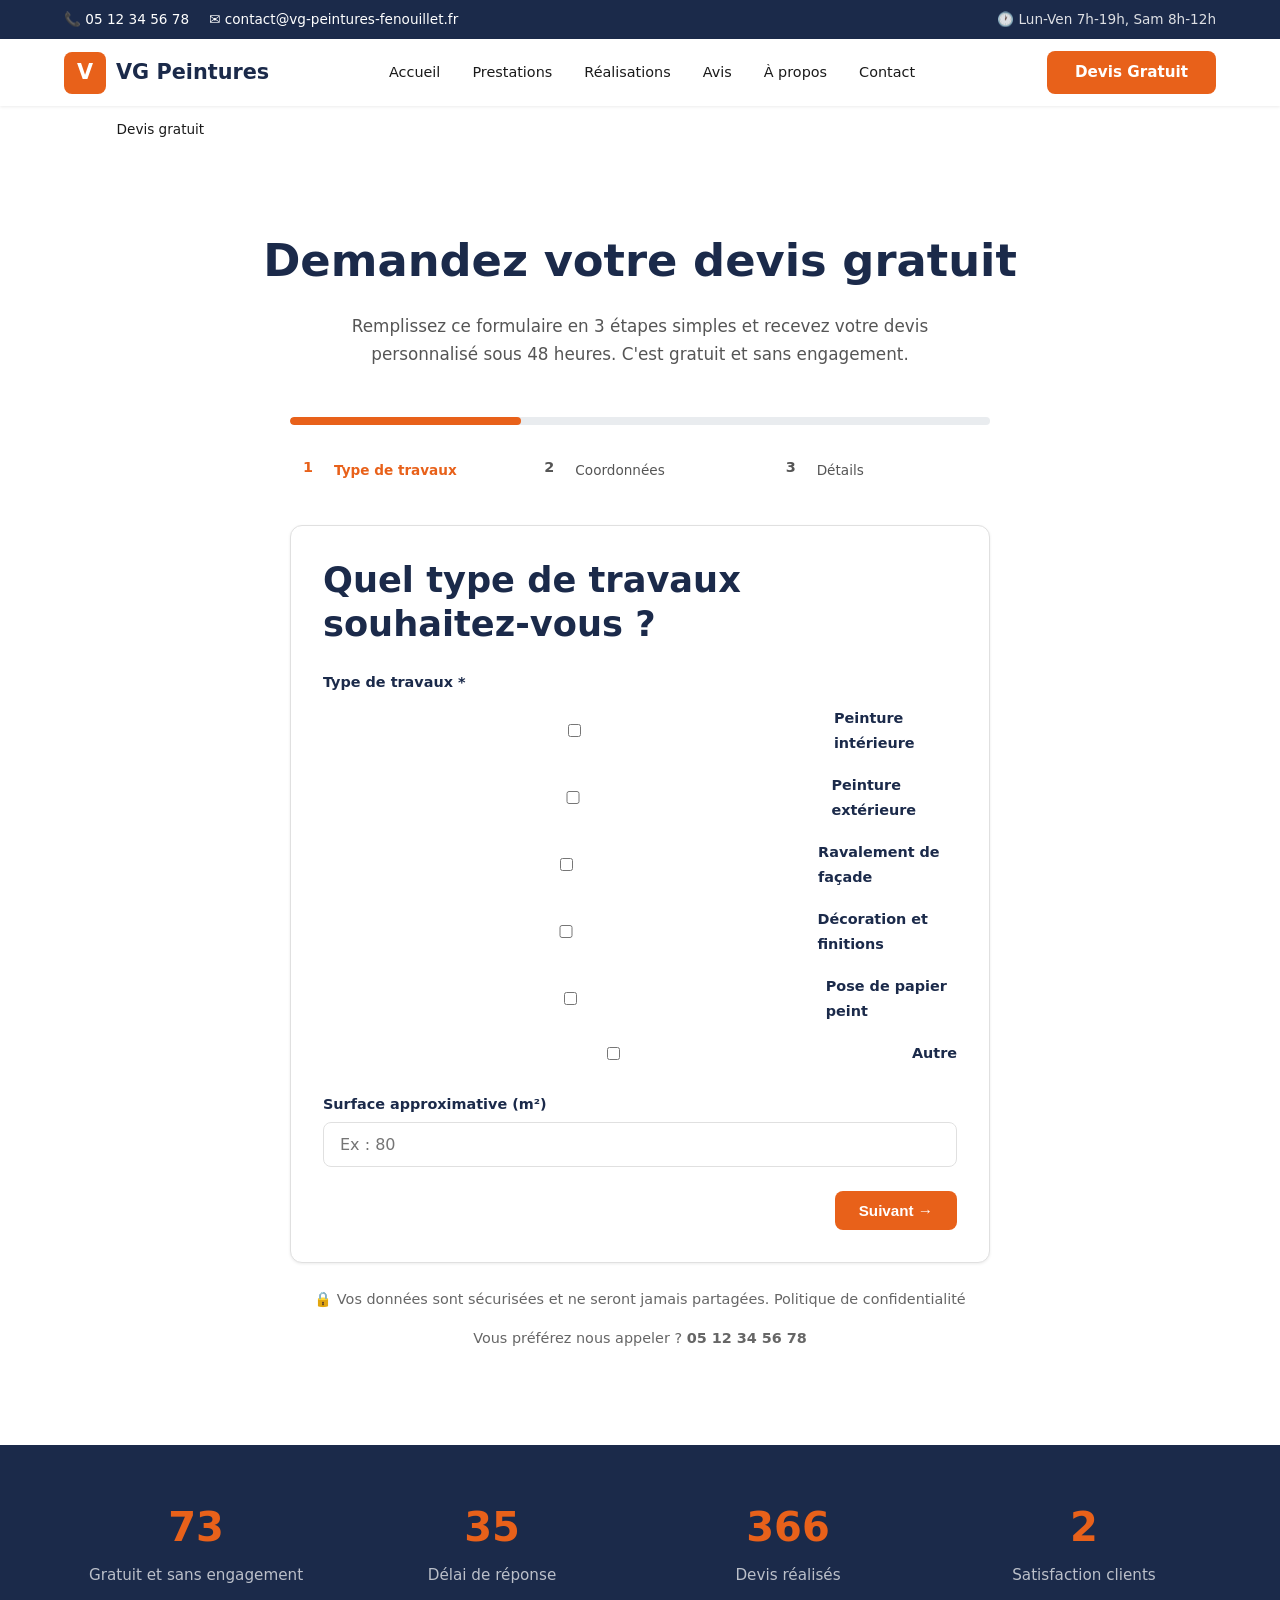
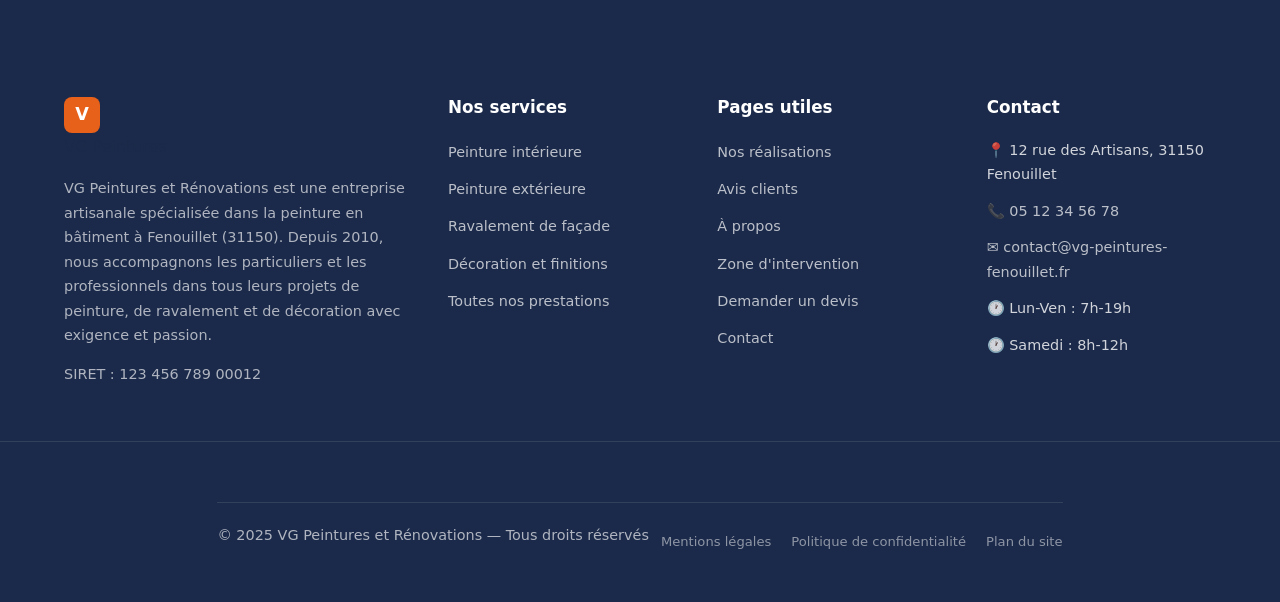
<file: devis.html>
<!DOCTYPE html>
<html lang="fr">
<head>
    <meta charset="UTF-8">
    <meta name="viewport" content="width=device-width, initial-scale=1.0">
    <title>Devis gratuit peinture Fenouillet (31150) | VG Peintures</title>
    <meta name="description" content="Demandez votre devis gratuit pour vos travaux de peinture à Fenouillet. Réponse sous 48h, sans engagement. Peinture intérieure, extérieure, ravalement.">
    <meta name="robots" content="index, follow">
    <link rel="canonical" href="https://www.vg-peintures-fenouillet.fr/devis.html">
    <meta property="og:title" content="Devis gratuit peinture Fenouillet (31150) | VG Peintures">
    <meta property="og:description" content="Demandez votre devis gratuit pour vos travaux de peinture à Fenouillet. Réponse sous 48h.">
    <meta property="og:type" content="website">
    <meta property="og:url" content="https://www.vg-peintures-fenouillet.fr/devis.html">
    <meta property="og:locale" content="fr_FR">
    <meta property="og:site_name" content="VG Peintures et Rénovations">
    <link rel="stylesheet" href="css/style.css">

    <script type="application/ld+json">
    {
        "@context": "https://schema.org",
        "@type": "BreadcrumbList",
        "itemListElement": [
            {
                "@type": "ListItem",
                "position": 1,
                "name": "Accueil",
                "item": "https://www.vg-peintures-fenouillet.fr/"
            },
            {
                "@type": "ListItem",
                "position": 2,
                "name": "Devis gratuit",
                "item": "https://www.vg-peintures-fenouillet.fr/devis.html"
            }
        ]
    }
    </script>
</head>
<body>

    <!-- Top Bar -->
    <div class="top-bar">
        <div class="container top-bar-inner">
            <div class="top-bar-left">
                <a href="tel:+33512345678" class="top-bar-link">📞 05 12 34 56 78</a>
                <a href="mailto:contact@vg-peintures-fenouillet.fr" class="top-bar-link">✉️ contact@vg-peintures-fenouillet.fr</a>
            </div>
            <div class="top-bar-right">
                <span>🕐 Lun-Ven 7h-19h, Sam 8h-12h</span>
            </div>
        </div>
    </div>

    <!-- Header -->
    <header class="header" id="header">
        <div class="container header-inner">
            <a href="/" class="logo">
                <span class="logo-icon">V</span>
                <span class="logo-text">VG Peintures</span>
            </a>
            <nav class="nav" id="nav">
                <ul class="nav-list">
                    <li><a href="/" class="nav-link">Accueil</a></li>
                    <li><a href="/prestations.html" class="nav-link">Prestations</a></li>
                    <li><a href="/realisations.html" class="nav-link">Réalisations</a></li>
                    <li><a href="/avis.html" class="nav-link">Avis</a></li>
                    <li><a href="/a-propos.html" class="nav-link">À propos</a></li>
                    <li><a href="/contact.html" class="nav-link">Contact</a></li>
                </ul>
            </nav>
            <a href="/devis.html" class="btn btn-accent header-cta">Devis Gratuit</a>
            <button class="nav-toggle" id="nav-toggle" aria-label="Ouvrir le menu">
                <span></span>
                <span></span>
                <span></span>
            </button>
        </div>
    </header>

    <!-- Mobile Nav Overlay -->
    <div class="mobile-nav-overlay" id="mobile-nav-overlay">
        <div class="mobile-nav-header">
            <a href="/" class="logo">
                <span class="logo-icon">V</span>
                <span class="logo-text">VG Peintures</span>
            </a>
            <button class="mobile-nav-close" id="mobile-nav-close" aria-label="Fermer le menu">✕</button>
        </div>
        <ul class="mobile-nav-list">
            <li><a href="/" class="mobile-nav-link">Accueil</a></li>
            <li><a href="/prestations.html" class="mobile-nav-link">Prestations</a></li>
            <li><a href="/realisations.html" class="mobile-nav-link">Réalisations</a></li>
            <li><a href="/avis.html" class="mobile-nav-link">Avis</a></li>
            <li><a href="/a-propos.html" class="mobile-nav-link">À propos</a></li>
            <li><a href="/contact.html" class="mobile-nav-link">Contact</a></li>
        </ul>
        <a href="/devis.html" class="btn btn-accent mobile-nav-cta">Devis Gratuit</a>
    </div>

    <!-- Breadcrumbs -->
    <nav class="breadcrumbs" aria-label="Fil d'Ariane">
        <div class="container">
            <ol class="breadcrumbs-list">
                <li class="breadcrumbs-item"><a href="/">Accueil</a></li>
                <li class="breadcrumbs-item active">Devis gratuit</li>
            </ol>
        </div>
    </nav>

    <!-- Devis Section -->
    <section class="section">
        <div class="container">
            <div class="section-header">
                <h1>Demandez votre devis gratuit</h1>
                <p class="section-subtitle">Remplissez ce formulaire en 3 étapes simples et recevez votre devis personnalisé sous 48 heures. C'est gratuit et sans engagement.</p>
            </div>

            <div style="max-width: 700px; margin: 0 auto;">
                <!-- Progress Bar -->
                <div class="progress-bar" style="background: #e9ecef; border-radius: 10px; height: 8px; margin-bottom: 1.5rem;">
                    <div class="progress-fill" style="width: 33%; height: 100%; border-radius: 10px; transition: width 0.3s;"></div>
                </div>

                <!-- Step Indicators -->
                <div class="step-indicators" style="display: flex; justify-content: space-between; margin-bottom: 2rem;">
                    <div class="step-indicator active" data-step="1" style="text-align: center; flex: 1;">
                        <div style="width: 36px; height: 36px; border-radius: 50%; display: inline-flex; align-items: center; justify-content: center; font-weight: bold; margin-bottom: 0.5rem;">1</div>
                        <div style="font-size: 0.85rem;">Type de travaux</div>
                    </div>
                    <div class="step-indicator" data-step="2" style="text-align: center; flex: 1;">
                        <div style="width: 36px; height: 36px; border-radius: 50%; display: inline-flex; align-items: center; justify-content: center; font-weight: bold; margin-bottom: 0.5rem;">2</div>
                        <div style="font-size: 0.85rem;">Coordonnées</div>
                    </div>
                    <div class="step-indicator" data-step="3" style="text-align: center; flex: 1;">
                        <div style="width: 36px; height: 36px; border-radius: 50%; display: inline-flex; align-items: center; justify-content: center; font-weight: bold; margin-bottom: 0.5rem;">3</div>
                        <div style="font-size: 0.85rem;">Détails</div>
                    </div>
                </div>

                <div class="card" style="padding: 2rem;">
                    <form action="/merci.html" method="POST" class="devis-form">

                        <!-- Step 1: Type de travaux -->
                        <div class="form-step active" data-step="1">
                            <h2 style="margin-bottom: 1.5rem;">Quel type de travaux souhaitez-vous ?</h2>

                            <div class="form-group">
                                <label style="font-weight: 600; margin-bottom: 0.75rem; display: block;">Type de travaux *</label>
                                <div style="display: flex; flex-direction: column; gap: 0.75rem;">
                                    <label style="display: flex; align-items: center; gap: 0.5rem; cursor: pointer;">
                                        <input type="checkbox" name="travaux[]" value="peinture-interieure"> Peinture intérieure
                                    </label>
                                    <label style="display: flex; align-items: center; gap: 0.5rem; cursor: pointer;">
                                        <input type="checkbox" name="travaux[]" value="peinture-exterieure"> Peinture extérieure
                                    </label>
                                    <label style="display: flex; align-items: center; gap: 0.5rem; cursor: pointer;">
                                        <input type="checkbox" name="travaux[]" value="ravalement-facade"> Ravalement de façade
                                    </label>
                                    <label style="display: flex; align-items: center; gap: 0.5rem; cursor: pointer;">
                                        <input type="checkbox" name="travaux[]" value="decoration"> Décoration et finitions
                                    </label>
                                    <label style="display: flex; align-items: center; gap: 0.5rem; cursor: pointer;">
                                        <input type="checkbox" name="travaux[]" value="papier-peint"> Pose de papier peint
                                    </label>
                                    <label style="display: flex; align-items: center; gap: 0.5rem; cursor: pointer;">
                                        <input type="checkbox" name="travaux[]" value="autre"> Autre
                                    </label>
                                </div>
                            </div>

                            <div class="form-group">
                                <label for="surface">Surface approximative (m²)</label>
                                <input type="number" id="surface" name="surface" placeholder="Ex : 80" class="form-control" min="1">
                            </div>

                            <div style="display: flex; justify-content: flex-end; margin-top: 1.5rem;">
                                <button type="button" class="btn btn-accent btn-next">Suivant →</button>
                            </div>
                        </div>

                        <!-- Step 2: Coordonnées -->
                        <div class="form-step" data-step="2" style="display: none;">
                            <h2 style="margin-bottom: 1.5rem;">Vos coordonnées</h2>

                            <div class="form-group">
                                <label for="devis-nom">Nom complet *</label>
                                <input type="text" id="devis-nom" name="nom" required placeholder="Votre nom et prénom" class="form-control">
                            </div>
                            <div class="form-group">
                                <label for="devis-email">Adresse e-mail *</label>
                                <input type="email" id="devis-email" name="email" required placeholder="votre@email.fr" class="form-control">
                            </div>
                            <div class="form-group">
                                <label for="devis-tel">Téléphone *</label>
                                <input type="tel" id="devis-tel" name="telephone" required placeholder="06 XX XX XX XX" class="form-control">
                            </div>
                            <div class="form-group">
                                <label for="devis-adresse">Adresse du chantier *</label>
                                <input type="text" id="devis-adresse" name="adresse" required placeholder="Adresse complète du lieu d'intervention" class="form-control">
                            </div>

                            <div style="display: flex; justify-content: space-between; margin-top: 1.5rem;">
                                <button type="button" class="btn btn-outline btn-prev">← Précédent</button>
                                <button type="button" class="btn btn-accent btn-next">Suivant →</button>
                            </div>
                        </div>

                        <!-- Step 3: Détails -->
                        <div class="form-step" data-step="3" style="display: none;">
                            <h2 style="margin-bottom: 1.5rem;">Détails de votre projet</h2>

                            <div class="form-group">
                                <label for="devis-message">Description du projet</label>
                                <textarea id="devis-message" name="message" rows="5" placeholder="Décrivez vos travaux : pièces concernées, état actuel des surfaces, couleurs souhaitées, contraintes particulières..." class="form-control"></textarea>
                            </div>

                            <div class="form-group">
                                <label for="devis-photos">Photos du chantier (optionnel)</label>
                                <div style="border: 2px dashed #ccc; border-radius: 8px; padding: 2rem; text-align: center; cursor: pointer;">
                                    <p style="margin: 0; color: #666;">📷 Cliquez pour ajouter des photos<br><small>JPG, PNG — 5 Mo max par fichier</small></p>
                                    <input type="file" id="devis-photos" name="photos" multiple accept="image/*" style="display: none;">
                                </div>
                            </div>

                            <div class="form-group">
                                <label for="devis-delai">Délai souhaité</label>
                                <select id="devis-delai" name="delai" class="form-control">
                                    <option value="">— Sélectionnez un délai —</option>
                                    <option value="urgent">Urgent (sous 1 semaine)</option>
                                    <option value="1mois">Dans le mois</option>
                                    <option value="3mois">Dans les 3 prochains mois</option>
                                    <option value="6mois">Dans les 6 prochains mois</option>
                                    <option value="flexible">Pas de contrainte de délai</option>
                                </select>
                            </div>

                            <div style="display: flex; justify-content: space-between; margin-top: 1.5rem;">
                                <button type="button" class="btn btn-outline btn-prev">← Précédent</button>
                                <button type="submit" class="btn btn-accent btn-lg">Envoyer ma demande de devis</button>
                            </div>
                        </div>
                    </form>
                </div>

                <div style="text-align: center; margin-top: 1.5rem;">
                    <p style="font-size: 0.9rem; color: #666;">🔒 Vos données sont sécurisées et ne seront jamais partagées. <a href="/confidentialite.html">Politique de confidentialité</a></p>
                    <p style="font-size: 0.9rem; color: #666;">Vous préférez nous appeler ? <a href="tel:+33512345678"><strong>05 12 34 56 78</strong></a></p>
                </div>
            </div>
        </div>
    </section>

    <!-- Trust Section -->
    <section class="stats-bar">
        <div class="container">
            <div class="stats-grid">
                <div class="stat-item">
                    <span class="stat-number">100%</span>
                    <span class="stat-label">Gratuit et sans engagement</span>
                </div>
                <div class="stat-item">
                    <span class="stat-number">48h</span>
                    <span class="stat-label">Délai de réponse</span>
                </div>
                <div class="stat-item">
                    <span class="stat-number">500+</span>
                    <span class="stat-label">Devis réalisés</span>
                </div>
                <div class="stat-item">
                    <span class="stat-number">4.9/5</span>
                    <span class="stat-label">Satisfaction clients</span>
                </div>
            </div>
        </div>
    </section>

    <!-- Footer -->
    <footer class="footer">
        <div class="container">
            <div class="footer-grid">
                <div class="footer-col">
                    <div class="footer-logo">
                        <span class="logo-icon">V</span>
                        <span class="logo-text">VG Peintures</span>
                    </div>
                    <p>VG Peintures et Rénovations est une entreprise artisanale spécialisée dans la peinture en bâtiment à Fenouillet (31150). Depuis 2010, nous accompagnons les particuliers et les professionnels dans tous leurs projets de peinture, de ravalement et de décoration avec exigence et passion.</p>
                    <p class="footer-siret">SIRET : 123 456 789 00012</p>
                </div>
                <div class="footer-col">
                    <h4>Nos services</h4>
                    <ul class="footer-links">
                        <li><a href="/peinture-interieure.html">Peinture intérieure</a></li>
                        <li><a href="/peinture-exterieure.html">Peinture extérieure</a></li>
                        <li><a href="/ravalement-facade.html">Ravalement de façade</a></li>
                        <li><a href="/decoration-finitions.html">Décoration et finitions</a></li>
                        <li><a href="/prestations.html">Toutes nos prestations</a></li>
                    </ul>
                </div>
                <div class="footer-col">
                    <h4>Pages utiles</h4>
                    <ul class="footer-links">
                        <li><a href="/realisations.html">Nos réalisations</a></li>
                        <li><a href="/avis.html">Avis clients</a></li>
                        <li><a href="/a-propos.html">À propos</a></li>
                        <li><a href="/zone-intervention.html">Zone d'intervention</a></li>
                        <li><a href="/devis.html">Demander un devis</a></li>
                        <li><a href="/contact.html">Contact</a></li>
                    </ul>
                </div>
                <div class="footer-col">
                    <h4>Contact</h4>
                    <ul class="footer-contact">
                        <li>📍 12 rue des Artisans, 31150 Fenouillet</li>
                        <li><a href="tel:+33512345678">📞 05 12 34 56 78</a></li>
                        <li><a href="mailto:contact@vg-peintures-fenouillet.fr">✉️ contact@vg-peintures-fenouillet.fr</a></li>
                        <li>🕐 Lun-Ven : 7h-19h</li>
                        <li>🕐 Samedi : 8h-12h</li>
                    </ul>
                </div>
            </div>
        </div>
        <div class="footer-bottom">
            <div class="container footer-bottom-inner">
                <p>© 2025 VG Peintures et Rénovations — Tous droits réservés</p>
                <div class="footer-legal">
                    <a href="/mentions-legales.html">Mentions légales</a>
                    <a href="/politique-confidentialite.html">Politique de confidentialité</a>
                    <a href="/plan-du-site.html">Plan du site</a>
                </div>
            </div>
        </div>
    </footer>

    <!-- Mobile Sticky Bar -->
    <div class="mobile-sticky-bar">
        <a href="tel:+33512345678" class="mobile-sticky-btn mobile-sticky-phone">📞 Appeler</a>
        <a href="/devis.html" class="mobile-sticky-btn mobile-sticky-devis">Devis Gratuit</a>
    </div>

    <script src="js/main.js"></script>
</body>
</html>
</file>
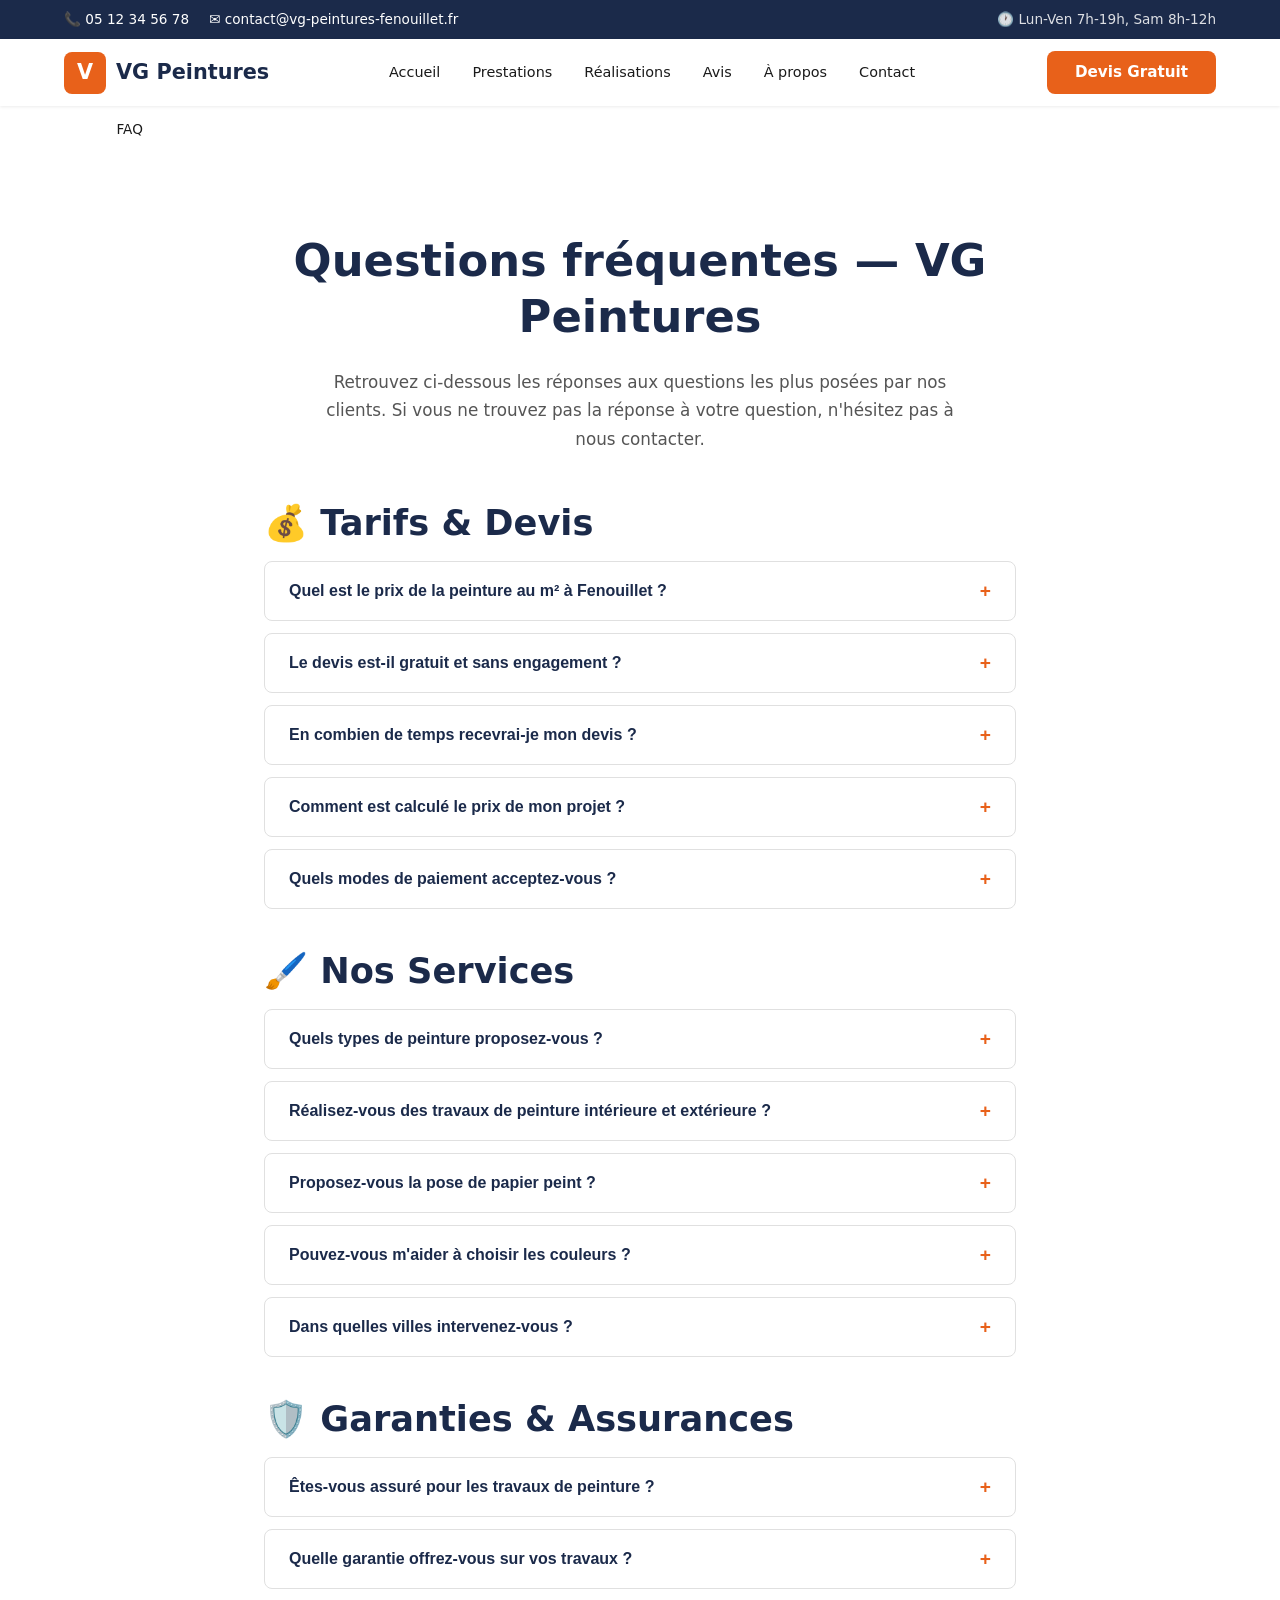
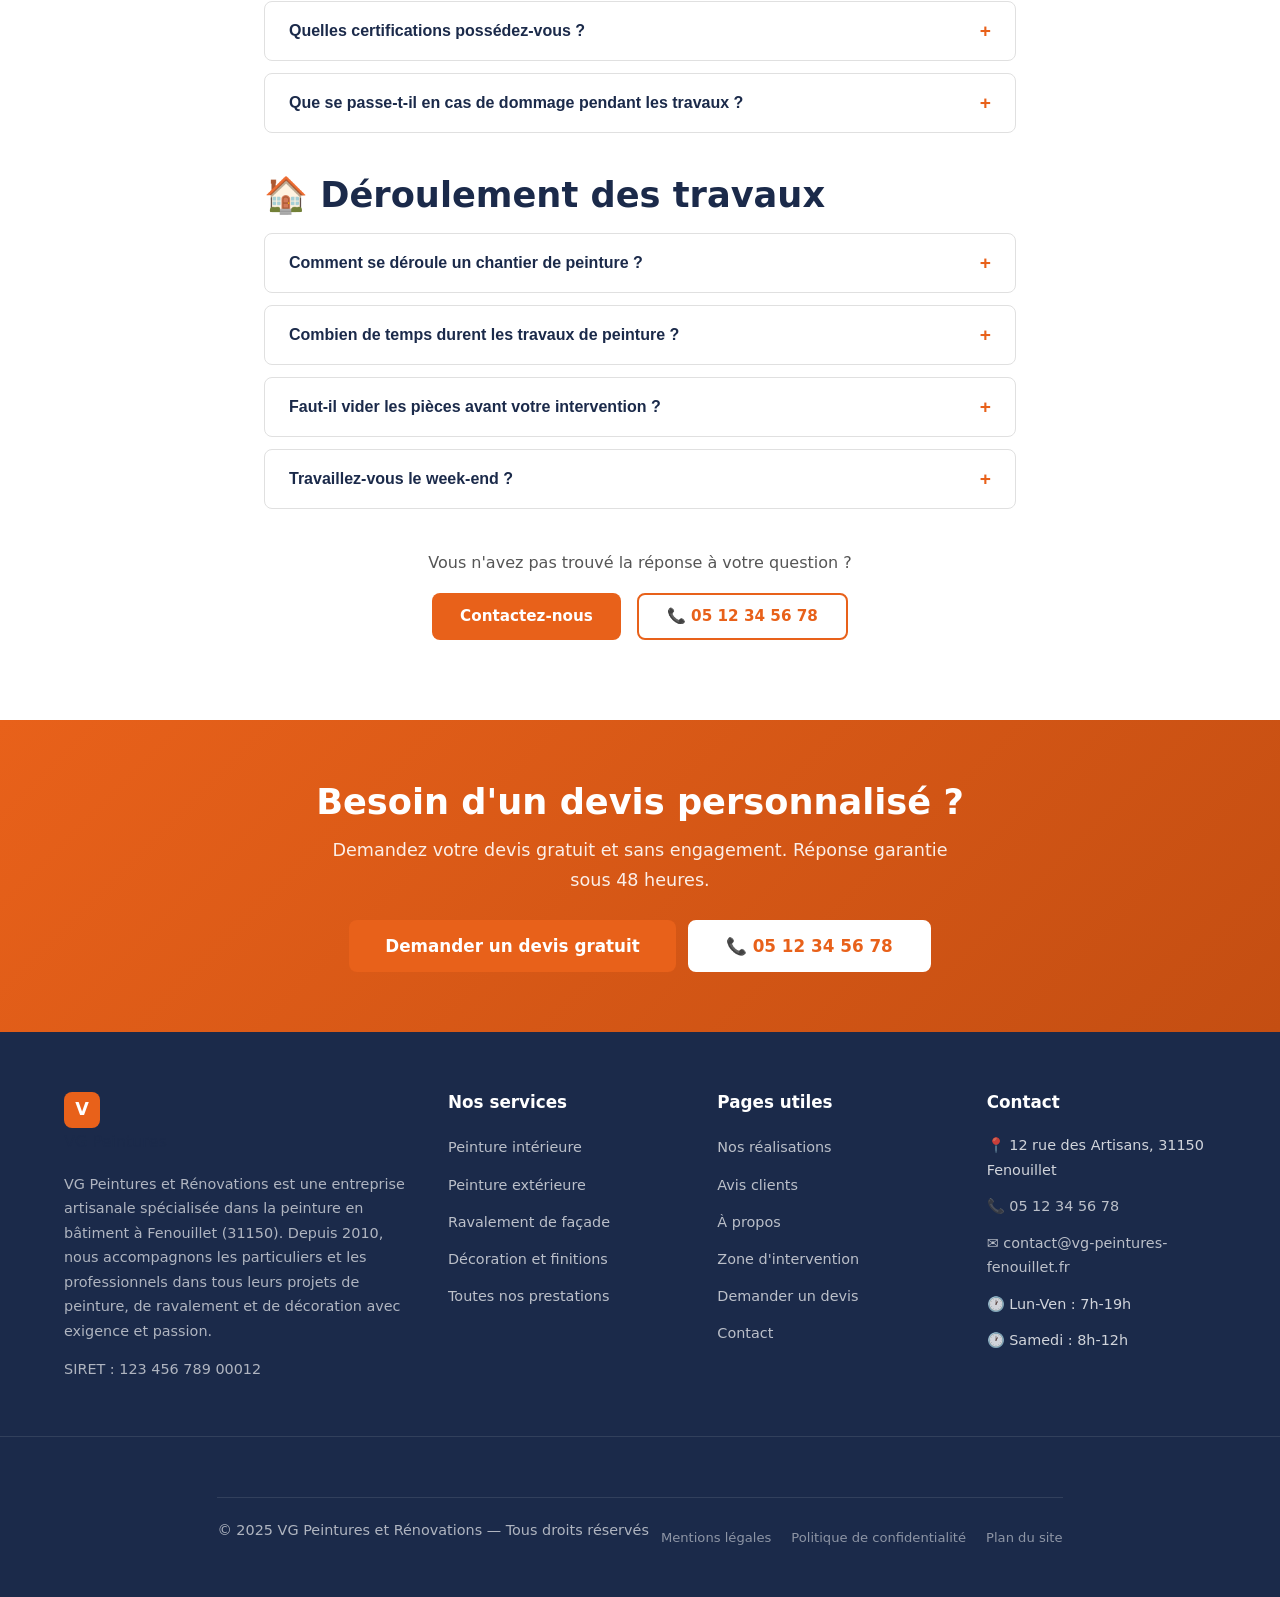
<file: faq.html>
<!DOCTYPE html>
<html lang="fr">
<head>
    <meta charset="UTF-8">
    <meta name="viewport" content="width=device-width, initial-scale=1.0">
    <title>FAQ — Questions fréquentes | VG Peintures Fenouillet</title>
    <meta name="description" content="Retrouvez les réponses aux questions fréquentes sur nos services de peinture à Fenouillet : tarifs, devis, garanties, déroulement des travaux.">
    <meta name="robots" content="index, follow">
    <link rel="canonical" href="https://www.vg-peintures-fenouillet.fr/faq.html">
    <meta property="og:title" content="FAQ — Questions fréquentes | VG Peintures Fenouillet">
    <meta property="og:description" content="Toutes les réponses à vos questions sur nos services de peinture à Fenouillet.">
    <meta property="og:type" content="website">
    <meta property="og:url" content="https://www.vg-peintures-fenouillet.fr/faq.html">
    <meta property="og:locale" content="fr_FR">
    <meta property="og:site_name" content="VG Peintures et Rénovations">
    <link rel="stylesheet" href="css/style.css">

    <script type="application/ld+json">
    {
        "@context": "https://schema.org",
        "@type": "FAQPage",
        "mainEntity": [
            {
                "@type": "Question",
                "name": "Quel est le prix de la peinture au m² à Fenouillet ?",
                "acceptedAnswer": {
                    "@type": "Answer",
                    "text": "Le prix de la peinture au m² à Fenouillet varie entre 25 € et 40 € TTC pour la peinture intérieure, 30 € à 50 € pour la peinture extérieure et 40 € à 70 € pour le ravalement de façade. Ces tarifs comprennent la préparation des surfaces, la fourniture des peintures professionnelles, l'application de deux couches minimum et le nettoyage du chantier. Le prix final dépend de l'état des supports, du type de peinture choisi et de la complexité du chantier."
                }
            },
            {
                "@type": "Question",
                "name": "Le devis est-il gratuit et sans engagement ?",
                "acceptedAnswer": {
                    "@type": "Answer",
                    "text": "Oui, tous nos devis sont 100 % gratuits et sans aucun engagement. Nous nous déplaçons gratuitement chez vous pour évaluer les travaux et vous remettons un devis clair et détaillé sous 48 heures. Vous êtes ensuite libre d'accepter ou de refuser notre proposition sans aucune obligation."
                }
            },
            {
                "@type": "Question",
                "name": "En combien de temps recevrai-je mon devis ?",
                "acceptedAnswer": {
                    "@type": "Answer",
                    "text": "Nous nous engageons à vous fournir un devis détaillé sous 48 heures après notre visite technique sur site. La visite est gratuite et nous permet d'évaluer précisément les travaux à réaliser, de mesurer les surfaces et de vous proposer un chiffrage au plus juste."
                }
            },
            {
                "@type": "Question",
                "name": "Comment est calculé le prix de mon projet ?",
                "acceptedAnswer": {
                    "@type": "Answer",
                    "text": "Le prix est calculé en fonction de plusieurs critères : la surface à peindre, l'état actuel des supports, le type de peinture choisi, le nombre de couleurs, la hauteur sous plafond, l'accessibilité du chantier et les travaux de préparation nécessaires. C'est pourquoi une visite technique est indispensable pour vous donner un tarif exact."
                }
            },
            {
                "@type": "Question",
                "name": "Quels types de peinture proposez-vous ?",
                "acceptedAnswer": {
                    "@type": "Answer",
                    "text": "Nous proposons une large gamme de peintures professionnelles : peinture acrylique (sans odeur, séchage rapide), peinture glycéro (haute résistance), peintures écologiques et biosourcées, peintures anti-humidité, peintures spéciales pour pièces humides et peintures décoratives à effets. Nous vous conseillons sur le produit le mieux adapté à vos besoins et à votre budget."
                }
            },
            {
                "@type": "Question",
                "name": "Réalisez-vous des travaux de peinture intérieure et extérieure ?",
                "acceptedAnswer": {
                    "@type": "Answer",
                    "text": "Oui, nous intervenons aussi bien en peinture intérieure (murs, plafonds, boiseries, portes, placards) qu'en peinture extérieure (façades, volets, portails, clôtures, balcons). Nous réalisons également les ravalements de façade complets et les travaux de décoration intérieure (enduits décoratifs, papier peint, effets de matière)."
                }
            },
            {
                "@type": "Question",
                "name": "Proposez-vous la pose de papier peint ?",
                "acceptedAnswer": {
                    "@type": "Answer",
                    "text": "Oui, la pose de papier peint fait partie de nos prestations. Nous intervenons pour la pose de papiers peints classiques, intissés, vinyles et panoramiques. Nous assurons aussi la dépose de l'ancien papier peint, la préparation des murs et les finitions soignées. Nous vous aidons à choisir le revêtement le mieux adapté à chaque pièce."
                }
            },
            {
                "@type": "Question",
                "name": "Pouvez-vous m'aider à choisir les couleurs ?",
                "acceptedAnswer": {
                    "@type": "Answer",
                    "text": "Absolument. Le conseil en couleurs fait partie intégrante de notre service. Nous vous guidons dans le choix des teintes en tenant compte de l'exposition de vos pièces, du mobilier existant, de vos goûts et des tendances actuelles. Nous pouvons réaliser des essais de couleur sur vos murs avant de vous engager sur une teinte définitive."
                }
            },
            {
                "@type": "Question",
                "name": "Êtes-vous assuré pour les travaux de peinture ?",
                "acceptedAnswer": {
                    "@type": "Answer",
                    "text": "Oui, VG Peintures et Rénovations dispose d'une assurance responsabilité civile professionnelle et d'une garantie décennale couvrant l'ensemble de nos interventions. Ces garanties vous protègent contre tout dommage pouvant survenir pendant et après les travaux. Nous fournissons systématiquement nos attestations d'assurance avec chaque devis."
                }
            },
            {
                "@type": "Question",
                "name": "Quelle garantie offrez-vous sur vos travaux ?",
                "acceptedAnswer": {
                    "@type": "Answer",
                    "text": "Nous offrons une garantie de parfait achèvement d'un an sur tous nos travaux de peinture, couvrant tout défaut de conformité ou malfaçon. Pour les travaux de ravalement de façade, la garantie décennale s'applique pendant 10 ans. En cas de problème, nous intervenons rapidement et gratuitement pour corriger tout défaut constaté."
                }
            },
            {
                "@type": "Question",
                "name": "Quelles certifications possédez-vous ?",
                "acceptedAnswer": {
                    "@type": "Answer",
                    "text": "VG Peintures et Rénovations est une entreprise artisanale immatriculée à la Chambre des Métiers et de l'Artisanat. Nous disposons d'une assurance responsabilité civile professionnelle et d'une garantie décennale. Notre gérant possède un CAP peintre-applicateur de revêtements et plus de 15 ans d'expérience dans le métier."
                }
            },
            {
                "@type": "Question",
                "name": "Que se passe-t-il en cas de dommage pendant les travaux ?",
                "acceptedAnswer": {
                    "@type": "Answer",
                    "text": "En cas de dommage accidentel pendant les travaux, notre assurance responsabilité civile professionnelle prend en charge l'intégralité des réparations. Nous protégeons soigneusement vos meubles, sols et objets avant chaque intervention pour minimiser les risques. La transparence et la confiance sont au cœur de notre démarche."
                }
            },
            {
                "@type": "Question",
                "name": "Comment se déroule un chantier de peinture ?",
                "acceptedAnswer": {
                    "@type": "Answer",
                    "text": "Le déroulement type comprend : 1) visite technique gratuite et devis, 2) validation et planification du chantier, 3) protection du mobilier et des sols, 4) préparation des surfaces (ponçage, rebouchage, sous-couche), 5) application des couches de peinture, 6) finitions et retouches, 7) nettoyage complet du chantier, 8) réception des travaux avec le client. Nous veillons à respecter les délais annoncés."
                }
            },
            {
                "@type": "Question",
                "name": "Combien de temps durent les travaux de peinture ?",
                "acceptedAnswer": {
                    "@type": "Answer",
                    "text": "La durée dépend de l'ampleur du chantier. À titre indicatif : une pièce standard (15-20 m²) prend 1 à 2 jours, un appartement T3 complet nécessite 5 à 7 jours, et un ravalement de façade de maison individuelle demande 1 à 3 semaines. Ces durées incluent la préparation, l'application et le séchage. Nous vous communiquons un planning précis avec votre devis."
                }
            },
            {
                "@type": "Question",
                "name": "Faut-il vider les pièces avant votre intervention ?",
                "acceptedAnswer": {
                    "@type": "Answer",
                    "text": "Idéalement, il est préférable de déplacer les meubles légers et objets fragiles. Pour les meubles lourds, nous les regroupons au centre de la pièce et les protégeons avec des bâches. Nous assurons la protection complète des sols, des interrupteurs et des encadrements. Vous pouvez rester chez vous pendant les travaux, nous travaillons pièce par pièce."
                }
            },
            {
                "@type": "Question",
                "name": "Travaillez-vous le week-end ?",
                "acceptedAnswer": {
                    "@type": "Answer",
                    "text": "Nos horaires standards sont du lundi au vendredi de 7h à 19h et le samedi matin de 8h à 12h. Le samedi matin est principalement réservé aux visites techniques et aux rendez-vous devis. Pour les chantiers urgents ou les contraintes particulières, nous pouvons étudier des aménagements horaires au cas par cas."
                }
            },
            {
                "@type": "Question",
                "name": "Dans quelles villes intervenez-vous ?",
                "acceptedAnswer": {
                    "@type": "Answer",
                    "text": "Nous intervenons à Fenouillet et dans toute l'agglomération toulousaine : Toulouse, Blagnac, Beauzelle, Seilh, Aucamville, Saint-Jory, Launaguet, Castelginest, L'Union et toutes les communes dans un rayon de 30 km autour de Fenouillet (31150). Contactez-nous pour vérifier que votre commune est couverte."
                }
            },
            {
                "@type": "Question",
                "name": "Quels modes de paiement acceptez-vous ?",
                "acceptedAnswer": {
                    "@type": "Answer",
                    "text": "Nous acceptons les paiements par chèque, virement bancaire et espèces. Pour les chantiers importants, nous proposons un échelonnement en plusieurs fois : un acompte à la commande (30 %), un versement intermédiaire à mi-chantier (40 %) et le solde à la réception des travaux (30 %). Les modalités sont détaillées dans le devis."
                }
            }
        ]
    }
    </script>

    <script type="application/ld+json">
    {
        "@context": "https://schema.org",
        "@type": "BreadcrumbList",
        "itemListElement": [
            {
                "@type": "ListItem",
                "position": 1,
                "name": "Accueil",
                "item": "https://www.vg-peintures-fenouillet.fr/"
            },
            {
                "@type": "ListItem",
                "position": 2,
                "name": "FAQ",
                "item": "https://www.vg-peintures-fenouillet.fr/faq.html"
            }
        ]
    }
    </script>
</head>
<body>

    <!-- Top Bar -->
    <div class="top-bar">
        <div class="container top-bar-inner">
            <div class="top-bar-left">
                <a href="tel:+33512345678" class="top-bar-link">📞 05 12 34 56 78</a>
                <a href="mailto:contact@vg-peintures-fenouillet.fr" class="top-bar-link">✉️ contact@vg-peintures-fenouillet.fr</a>
            </div>
            <div class="top-bar-right">
                <span>🕐 Lun-Ven 7h-19h, Sam 8h-12h</span>
            </div>
        </div>
    </div>

    <!-- Header -->
    <header class="header" id="header">
        <div class="container header-inner">
            <a href="/" class="logo">
                <span class="logo-icon">V</span>
                <span class="logo-text">VG Peintures</span>
            </a>
            <nav class="nav" id="nav">
                <ul class="nav-list">
                    <li><a href="/" class="nav-link">Accueil</a></li>
                    <li><a href="/prestations.html" class="nav-link">Prestations</a></li>
                    <li><a href="/realisations.html" class="nav-link">Réalisations</a></li>
                    <li><a href="/avis.html" class="nav-link">Avis</a></li>
                    <li><a href="/a-propos.html" class="nav-link">À propos</a></li>
                    <li><a href="/contact.html" class="nav-link">Contact</a></li>
                </ul>
            </nav>
            <a href="/devis.html" class="btn btn-accent header-cta">Devis Gratuit</a>
            <button class="nav-toggle" id="nav-toggle" aria-label="Ouvrir le menu">
                <span></span>
                <span></span>
                <span></span>
            </button>
        </div>
    </header>

    <!-- Mobile Nav Overlay -->
    <div class="mobile-nav-overlay" id="mobile-nav-overlay">
        <div class="mobile-nav-header">
            <a href="/" class="logo">
                <span class="logo-icon">V</span>
                <span class="logo-text">VG Peintures</span>
            </a>
            <button class="mobile-nav-close" id="mobile-nav-close" aria-label="Fermer le menu">✕</button>
        </div>
        <ul class="mobile-nav-list">
            <li><a href="/" class="mobile-nav-link">Accueil</a></li>
            <li><a href="/prestations.html" class="mobile-nav-link">Prestations</a></li>
            <li><a href="/realisations.html" class="mobile-nav-link">Réalisations</a></li>
            <li><a href="/avis.html" class="mobile-nav-link">Avis</a></li>
            <li><a href="/a-propos.html" class="mobile-nav-link">À propos</a></li>
            <li><a href="/contact.html" class="mobile-nav-link">Contact</a></li>
        </ul>
        <a href="/devis.html" class="btn btn-accent mobile-nav-cta">Devis Gratuit</a>
    </div>

    <!-- Breadcrumbs -->
    <nav class="breadcrumbs" aria-label="Fil d'Ariane">
        <div class="container">
            <ol class="breadcrumbs-list">
                <li class="breadcrumbs-item"><a href="/">Accueil</a></li>
                <li class="breadcrumbs-item active">FAQ</li>
            </ol>
        </div>
    </nav>

    <!-- FAQ Section -->
    <section class="section faq">
        <div class="container">
            <div class="section-header">
                <h1>Questions fréquentes — VG Peintures</h1>
                <p class="section-subtitle">Retrouvez ci-dessous les réponses aux questions les plus posées par nos clients. Si vous ne trouvez pas la réponse à votre question, n'hésitez pas à <a href="/contact.html">nous contacter</a>.</p>
            </div>

            <!-- Thème 1: Tarifs & Devis -->
            <h2 style="margin-bottom: 1rem;">💰 Tarifs &amp; Devis</h2>
            <div class="faq-list" style="margin-bottom: 2.5rem;">
                <div class="faq-item">
                    <button class="faq-question" aria-expanded="false">
                        <span>Quel est le prix de la peinture au m² à Fenouillet ?</span>
                        <span class="faq-icon">+</span>
                    </button>
                    <div class="faq-answer">
                        <p>Le prix de la peinture au m² à Fenouillet varie entre <strong>25 € et 40 € TTC</strong> pour la peinture intérieure, <strong>30 € à 50 €</strong> pour la peinture extérieure et <strong>40 € à 70 €</strong> pour le ravalement de façade. Ces tarifs comprennent la préparation des surfaces, la fourniture des peintures professionnelles, l'application de deux couches minimum et le nettoyage du chantier. Le prix final dépend de l'état des supports, du type de peinture choisi et de la complexité du chantier. Nous vous invitons à demander un devis personnalisé gratuit pour connaître le coût exact de votre projet.</p>
                    </div>
                </div>
                <div class="faq-item">
                    <button class="faq-question" aria-expanded="false">
                        <span>Le devis est-il gratuit et sans engagement ?</span>
                        <span class="faq-icon">+</span>
                    </button>
                    <div class="faq-answer">
                        <p>Oui, <strong>tous nos devis sont 100 % gratuits et sans aucun engagement</strong>. Nous nous déplaçons gratuitement chez vous pour évaluer les travaux nécessaires et vous remettons un devis clair, détaillé et transparent sous 48 heures. Vous êtes ensuite totalement libre d'accepter ou de refuser notre proposition, sans aucune obligation ni frais cachés. Notre objectif est de vous accompagner dans votre projet en toute sérénité et confiance.</p>
                    </div>
                </div>
                <div class="faq-item">
                    <button class="faq-question" aria-expanded="false">
                        <span>En combien de temps recevrai-je mon devis ?</span>
                        <span class="faq-icon">+</span>
                    </button>
                    <div class="faq-answer">
                        <p>Nous nous engageons à vous fournir un <strong>devis détaillé sous 48 heures</strong> après notre visite technique sur site. Cette visite est entièrement gratuite et sans engagement. Elle nous permet d'évaluer précisément les travaux à réaliser, de mesurer les surfaces, d'identifier les éventuels travaux préparatoires et de vous proposer un chiffrage au plus juste. Le devis mentionne clairement chaque prestation, les matériaux utilisés et les délais de réalisation prévus.</p>
                    </div>
                </div>
                <div class="faq-item">
                    <button class="faq-question" aria-expanded="false">
                        <span>Comment est calculé le prix de mon projet ?</span>
                        <span class="faq-icon">+</span>
                    </button>
                    <div class="faq-answer">
                        <p>Le prix de votre projet est calculé en fonction de plusieurs critères précis : la <strong>surface totale à peindre</strong>, l'état actuel des supports (neuf, ancien, dégradé), le type de peinture choisi (acrylique, glycéro, écologique), le nombre de couleurs différentes, la hauteur sous plafond, l'accessibilité du chantier et les travaux de préparation nécessaires (ponçage, rebouchage, enduit). C'est pourquoi une visite technique préalable est indispensable pour établir un tarif exact et personnalisé.</p>
                    </div>
                </div>
                <div class="faq-item">
                    <button class="faq-question" aria-expanded="false">
                        <span>Quels modes de paiement acceptez-vous ?</span>
                        <span class="faq-icon">+</span>
                    </button>
                    <div class="faq-answer">
                        <p>Nous acceptons les paiements par <strong>chèque, virement bancaire et espèces</strong>. Pour les chantiers importants, nous proposons un échelonnement pratique en plusieurs fois : un acompte de 30 % à la commande, un versement intermédiaire de 40 % à mi-chantier et le solde de 30 % à la réception des travaux. Les modalités de paiement sont clairement détaillées dans le devis pour une transparence totale. Nous pouvons adapter les conditions de paiement selon votre situation.</p>
                    </div>
                </div>
            </div>

            <!-- Thème 2: Nos Services -->
            <h2 style="margin-bottom: 1rem;">🖌️ Nos Services</h2>
            <div class="faq-list" style="margin-bottom: 2.5rem;">
                <div class="faq-item">
                    <button class="faq-question" aria-expanded="false">
                        <span>Quels types de peinture proposez-vous ?</span>
                        <span class="faq-icon">+</span>
                    </button>
                    <div class="faq-answer">
                        <p>Nous proposons une <strong>large gamme de peintures professionnelles</strong> : peinture acrylique (sans odeur, séchage rapide, idéale pour les pièces de vie), peinture glycéro (haute résistance, pour les pièces humides et les boiseries), peintures écologiques et biosourcées à faible émission de COV, peintures anti-humidité, peintures spéciales pour salles de bains et cuisines, et peintures décoratives à effets (béton ciré, chaux, stucco). Nous travaillons avec des marques reconnues et vous conseillons le produit le mieux adapté.</p>
                    </div>
                </div>
                <div class="faq-item">
                    <button class="faq-question" aria-expanded="false">
                        <span>Réalisez-vous des travaux de peinture intérieure et extérieure ?</span>
                        <span class="faq-icon">+</span>
                    </button>
                    <div class="faq-answer">
                        <p>Oui, nous intervenons aussi bien en <strong>peinture intérieure</strong> (murs, plafonds, boiseries, portes, placards, escaliers) qu'en <strong>peinture extérieure</strong> (façades, volets, portails, clôtures, balcons, terrasses). Nous réalisons également les ravalements de façade complets, de la phase de diagnostic à la finition, et les travaux de décoration intérieure incluant la pose d'enduits décoratifs, de papier peint et la création d'effets de matière personnalisés.</p>
                    </div>
                </div>
                <div class="faq-item">
                    <button class="faq-question" aria-expanded="false">
                        <span>Proposez-vous la pose de papier peint ?</span>
                        <span class="faq-icon">+</span>
                    </button>
                    <div class="faq-answer">
                        <p>Oui, la <strong>pose de papier peint</strong> fait partie de nos prestations. Nous intervenons pour la pose de papiers peints classiques, intissés, vinyles, panoramiques et même les revêtements muraux techniques. Nous assurons également la dépose soignée de l'ancien papier peint, la préparation minutieuse des murs (enduit, ponçage, sous-couche) et les finitions parfaites aux angles et autour des prises. Nous pouvons vous accompagner dans le choix du revêtement le mieux adapté à chaque pièce.</p>
                    </div>
                </div>
                <div class="faq-item">
                    <button class="faq-question" aria-expanded="false">
                        <span>Pouvez-vous m'aider à choisir les couleurs ?</span>
                        <span class="faq-icon">+</span>
                    </button>
                    <div class="faq-answer">
                        <p>Absolument. Le <strong>conseil en couleurs</strong> fait partie intégrante de notre service. Nous vous guidons dans le choix des teintes en tenant compte de l'exposition de vos pièces, de la luminosité naturelle, du mobilier existant, de vos goûts personnels et des tendances actuelles en décoration. Nous pouvons réaliser des essais de couleur directement sur vos murs avant de valider une teinte définitive, afin que le résultat corresponde exactement à vos attentes.</p>
                    </div>
                </div>
                <div class="faq-item">
                    <button class="faq-question" aria-expanded="false">
                        <span>Dans quelles villes intervenez-vous ?</span>
                        <span class="faq-icon">+</span>
                    </button>
                    <div class="faq-answer">
                        <p>Nous intervenons à <strong>Fenouillet</strong> et dans toute l'agglomération toulousaine : Toulouse, Blagnac, Beauzelle, Seilh, Aucamville, Saint-Jory, Launaguet, Castelginest, L'Union, Gratentour, Saint-Alban, Bruguières, Pechbonnieu et toutes les communes situées dans un <strong>rayon de 30 km autour de Fenouillet (31150)</strong>. N'hésitez pas à nous contacter pour vérifier que votre commune est couverte par notre zone d'intervention.</p>
                    </div>
                </div>
            </div>

            <!-- Thème 3: Garanties & Assurances -->
            <h2 style="margin-bottom: 1rem;">🛡️ Garanties &amp; Assurances</h2>
            <div class="faq-list" style="margin-bottom: 2.5rem;">
                <div class="faq-item">
                    <button class="faq-question" aria-expanded="false">
                        <span>Êtes-vous assuré pour les travaux de peinture ?</span>
                        <span class="faq-icon">+</span>
                    </button>
                    <div class="faq-answer">
                        <p>Oui, VG Peintures et Rénovations dispose d'une <strong>assurance responsabilité civile professionnelle</strong> et d'une <strong>garantie décennale</strong> couvrant l'ensemble de nos interventions. Ces garanties vous protègent contre tout dommage pouvant survenir pendant et après les travaux. Nous fournissons systématiquement nos attestations d'assurance à jour avec chaque devis. Faire appel à un artisan correctement assuré, c'est la garantie d'un travail sécurisé et conforme aux normes en vigueur.</p>
                    </div>
                </div>
                <div class="faq-item">
                    <button class="faq-question" aria-expanded="false">
                        <span>Quelle garantie offrez-vous sur vos travaux ?</span>
                        <span class="faq-icon">+</span>
                    </button>
                    <div class="faq-answer">
                        <p>Nous offrons une <strong>garantie de parfait achèvement d'un an</strong> sur tous nos travaux de peinture, couvrant tout défaut de conformité ou malfaçon constaté après la réception. Pour les travaux de ravalement de façade et les travaux touchant à la structure, la <strong>garantie décennale s'applique pendant 10 ans</strong>. En cas de problème signalé dans ces délais, nous intervenons rapidement et gratuitement pour corriger tout défaut. Votre satisfaction est notre priorité absolue.</p>
                    </div>
                </div>
                <div class="faq-item">
                    <button class="faq-question" aria-expanded="false">
                        <span>Quelles certifications possédez-vous ?</span>
                        <span class="faq-icon">+</span>
                    </button>
                    <div class="faq-answer">
                        <p>VG Peintures et Rénovations est une <strong>entreprise artisanale immatriculée à la Chambre des Métiers et de l'Artisanat</strong> de Haute-Garonne. Nous disposons d'une assurance responsabilité civile professionnelle et d'une garantie décennale auprès d'un assureur reconnu. Notre gérant possède un CAP peintre-applicateur de revêtements et cumule plus de 15 ans d'expérience professionnelle. Notre entreprise est en conformité avec toutes les réglementations en vigueur dans le secteur du bâtiment.</p>
                    </div>
                </div>
                <div class="faq-item">
                    <button class="faq-question" aria-expanded="false">
                        <span>Que se passe-t-il en cas de dommage pendant les travaux ?</span>
                        <span class="faq-icon">+</span>
                    </button>
                    <div class="faq-answer">
                        <p>En cas de dommage accidentel pendant les travaux, notre <strong>assurance responsabilité civile professionnelle</strong> prend en charge l'intégralité des réparations nécessaires. Avant chaque intervention, nous protégeons soigneusement vos meubles, sols, interrupteurs et objets pour minimiser tout risque. Si malgré ces précautions un incident survient, nous le déclarons immédiatement et mettons tout en œuvre pour une résolution rapide. La transparence et la confiance sont au cœur de notre relation client.</p>
                    </div>
                </div>
            </div>

            <!-- Thème 4: Déroulement des travaux -->
            <h2 style="margin-bottom: 1rem;">🏠 Déroulement des travaux</h2>
            <div class="faq-list" style="margin-bottom: 2.5rem;">
                <div class="faq-item">
                    <button class="faq-question" aria-expanded="false">
                        <span>Comment se déroule un chantier de peinture ?</span>
                        <span class="faq-icon">+</span>
                    </button>
                    <div class="faq-answer">
                        <p>Le déroulement type d'un chantier comprend plusieurs étapes : <strong>1)</strong> visite technique gratuite et établissement du devis, <strong>2)</strong> validation du devis et planification du chantier, <strong>3)</strong> protection du mobilier, des sols et des menuiseries, <strong>4)</strong> préparation des surfaces (ponçage, rebouchage, application de sous-couche), <strong>5)</strong> application des couches de peinture, <strong>6)</strong> finitions et retouches minutieuses, <strong>7)</strong> nettoyage complet du chantier, <strong>8)</strong> réception des travaux avec le client. Nous veillons à respecter scrupuleusement les délais annoncés.</p>
                    </div>
                </div>
                <div class="faq-item">
                    <button class="faq-question" aria-expanded="false">
                        <span>Combien de temps durent les travaux de peinture ?</span>
                        <span class="faq-icon">+</span>
                    </button>
                    <div class="faq-answer">
                        <p>La durée des travaux dépend de l'ampleur du chantier. À titre indicatif : une <strong>pièce standard (15-20 m²)</strong> prend 1 à 2 jours, un <strong>appartement T3 complet</strong> nécessite 5 à 7 jours ouvrés, et un <strong>ravalement de façade</strong> de maison individuelle demande 1 à 3 semaines selon la surface et l'état. Ces durées incluent la préparation des supports, l'application des couches et les temps de séchage nécessaires entre les couches. Un planning précis est communiqué avec votre devis.</p>
                    </div>
                </div>
                <div class="faq-item">
                    <button class="faq-question" aria-expanded="false">
                        <span>Faut-il vider les pièces avant votre intervention ?</span>
                        <span class="faq-icon">+</span>
                    </button>
                    <div class="faq-answer">
                        <p>Idéalement, il est préférable de <strong>déplacer les meubles légers et les objets fragiles</strong> avant notre arrivée. Pour les meubles lourds et volumineux, notre équipe les regroupe au centre de la pièce et les protège intégralement avec des bâches professionnelles. Nous assurons également la protection complète des sols avec des bâches épaisses, le masquage des interrupteurs, des prises et des encadrements. Vous pouvez tout à fait rester dans votre logement pendant les travaux, car nous intervenons pièce par pièce.</p>
                    </div>
                </div>
                <div class="faq-item">
                    <button class="faq-question" aria-expanded="false">
                        <span>Travaillez-vous le week-end ?</span>
                        <span class="faq-icon">+</span>
                    </button>
                    <div class="faq-answer">
                        <p>Nos horaires de travail standards sont du <strong>lundi au vendredi de 7h à 19h</strong> et le <strong>samedi matin de 8h à 12h</strong>. Le samedi matin est principalement dédié aux visites techniques et aux rendez-vous de devis. Pour les chantiers nécessitant une intervention le week-end ou pour des contraintes horaires particulières (travaux en local professionnel, copropriété), nous pouvons étudier des aménagements au cas par cas. Contactez-nous pour en discuter.</p>
                    </div>
                </div>
            </div>

            <div style="text-align: center; margin-top: 2rem;">
                <p>Vous n'avez pas trouvé la réponse à votre question ?</p>
                <div style="display: flex; gap: 1rem; justify-content: center; flex-wrap: wrap; margin-top: 1rem;">
                    <a href="/contact.html" class="btn btn-accent">Contactez-nous</a>
                    <a href="tel:+33512345678" class="btn btn-outline">📞 05 12 34 56 78</a>
                </div>
            </div>
        </div>
    </section>

    <!-- CTA Banner -->
    <section class="cta-banner">
        <div class="container cta-banner-inner">
            <h2>Besoin d'un devis personnalisé ?</h2>
            <p>Demandez votre devis gratuit et sans engagement. Réponse garantie sous 48 heures.</p>
            <div class="cta-banner-buttons">
                <a href="/devis.html" class="btn btn-accent btn-lg">Demander un devis gratuit</a>
                <a href="tel:+33512345678" class="btn btn-white btn-lg">📞 05 12 34 56 78</a>
            </div>
        </div>
    </section>

    <!-- Footer -->
    <footer class="footer">
        <div class="container">
            <div class="footer-grid">
                <div class="footer-col">
                    <div class="footer-logo">
                        <span class="logo-icon">V</span>
                        <span class="logo-text">VG Peintures</span>
                    </div>
                    <p>VG Peintures et Rénovations est une entreprise artisanale spécialisée dans la peinture en bâtiment à Fenouillet (31150). Depuis 2010, nous accompagnons les particuliers et les professionnels dans tous leurs projets de peinture, de ravalement et de décoration avec exigence et passion.</p>
                    <p class="footer-siret">SIRET : 123 456 789 00012</p>
                </div>
                <div class="footer-col">
                    <h4>Nos services</h4>
                    <ul class="footer-links">
                        <li><a href="/peinture-interieure.html">Peinture intérieure</a></li>
                        <li><a href="/peinture-exterieure.html">Peinture extérieure</a></li>
                        <li><a href="/ravalement-facade.html">Ravalement de façade</a></li>
                        <li><a href="/decoration-finitions.html">Décoration et finitions</a></li>
                        <li><a href="/prestations.html">Toutes nos prestations</a></li>
                    </ul>
                </div>
                <div class="footer-col">
                    <h4>Pages utiles</h4>
                    <ul class="footer-links">
                        <li><a href="/realisations.html">Nos réalisations</a></li>
                        <li><a href="/avis.html">Avis clients</a></li>
                        <li><a href="/a-propos.html">À propos</a></li>
                        <li><a href="/zone-intervention.html">Zone d'intervention</a></li>
                        <li><a href="/devis.html">Demander un devis</a></li>
                        <li><a href="/contact.html">Contact</a></li>
                    </ul>
                </div>
                <div class="footer-col">
                    <h4>Contact</h4>
                    <ul class="footer-contact">
                        <li>📍 12 rue des Artisans, 31150 Fenouillet</li>
                        <li><a href="tel:+33512345678">📞 05 12 34 56 78</a></li>
                        <li><a href="mailto:contact@vg-peintures-fenouillet.fr">✉️ contact@vg-peintures-fenouillet.fr</a></li>
                        <li>🕐 Lun-Ven : 7h-19h</li>
                        <li>🕐 Samedi : 8h-12h</li>
                    </ul>
                </div>
            </div>
        </div>
        <div class="footer-bottom">
            <div class="container footer-bottom-inner">
                <p>© 2025 VG Peintures et Rénovations — Tous droits réservés</p>
                <div class="footer-legal">
                    <a href="/mentions-legales.html">Mentions légales</a>
                    <a href="/politique-confidentialite.html">Politique de confidentialité</a>
                    <a href="/plan-du-site.html">Plan du site</a>
                </div>
            </div>
        </div>
    </footer>

    <!-- Mobile Sticky Bar -->
    <div class="mobile-sticky-bar">
        <a href="tel:+33512345678" class="mobile-sticky-btn mobile-sticky-phone">📞 Appeler</a>
        <a href="/devis.html" class="mobile-sticky-btn mobile-sticky-devis">Devis Gratuit</a>
    </div>

    <script src="js/main.js"></script>
</body>
</html>
</file>
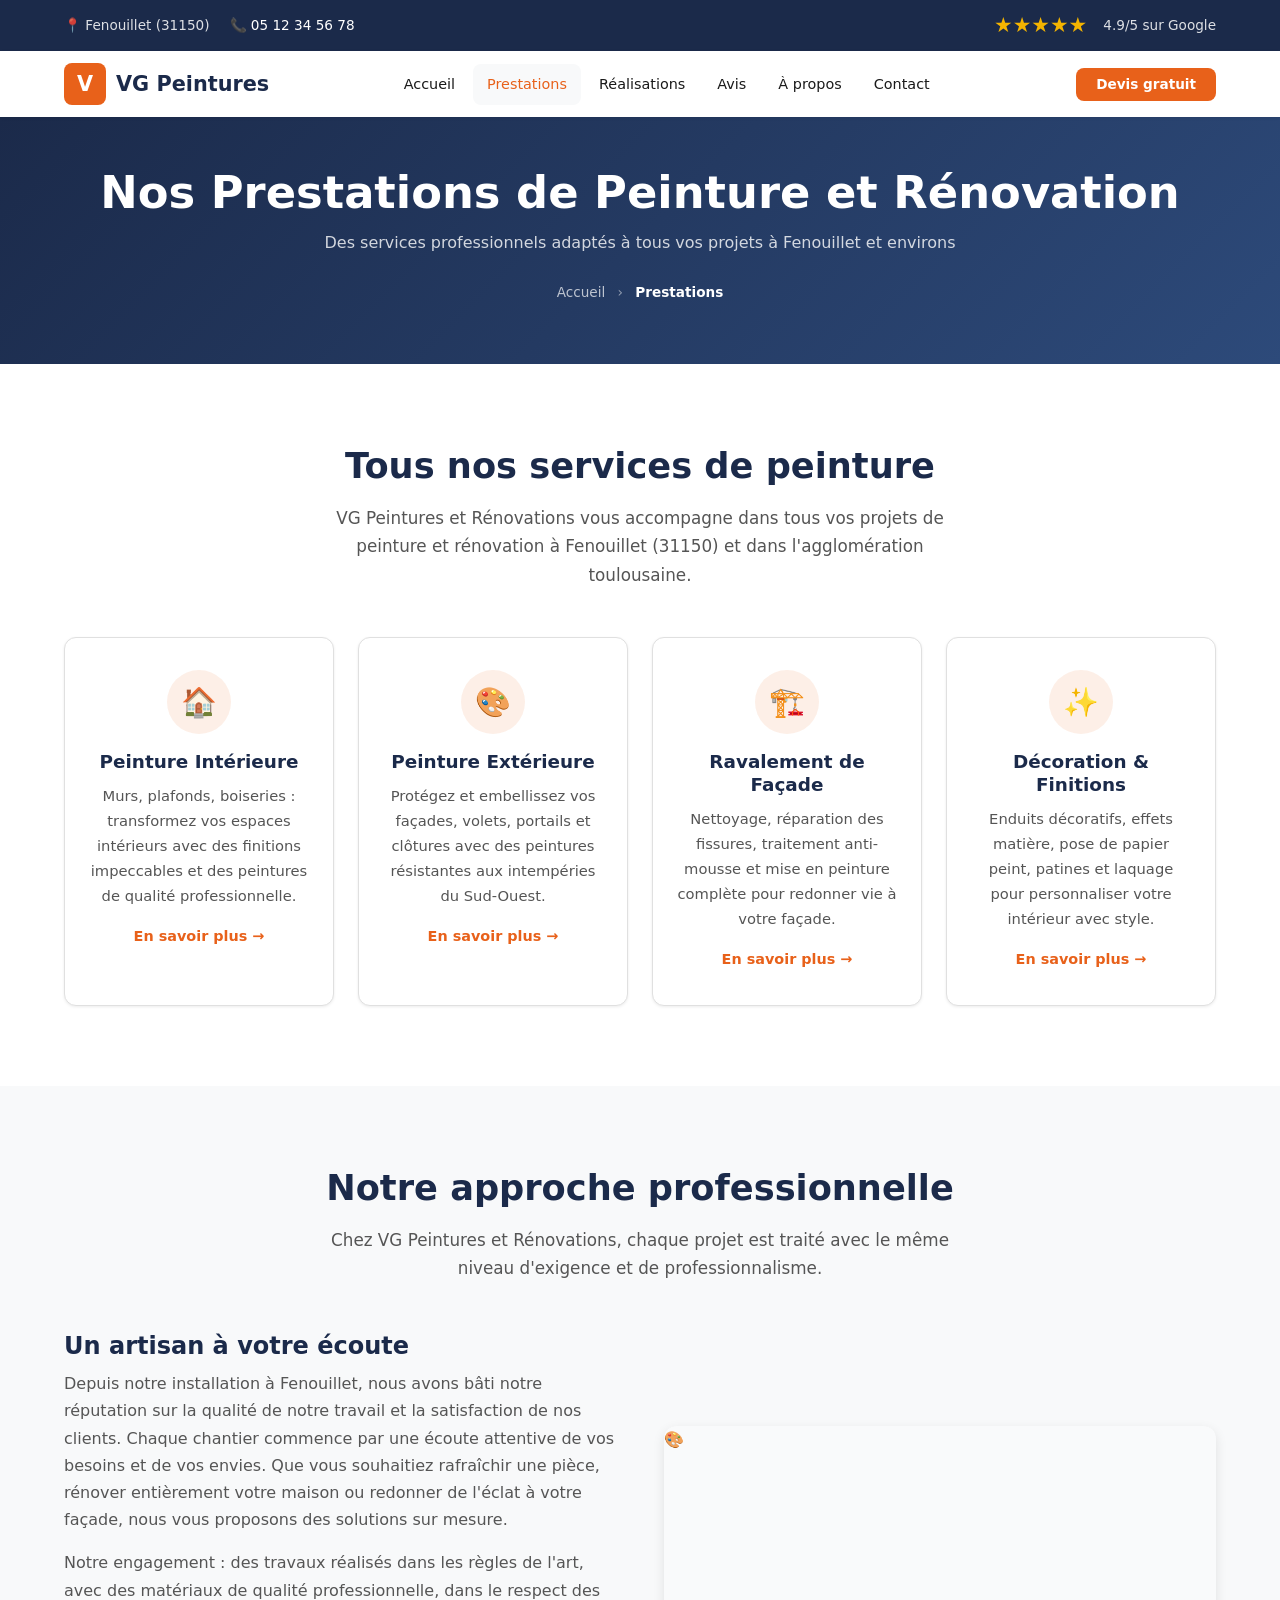
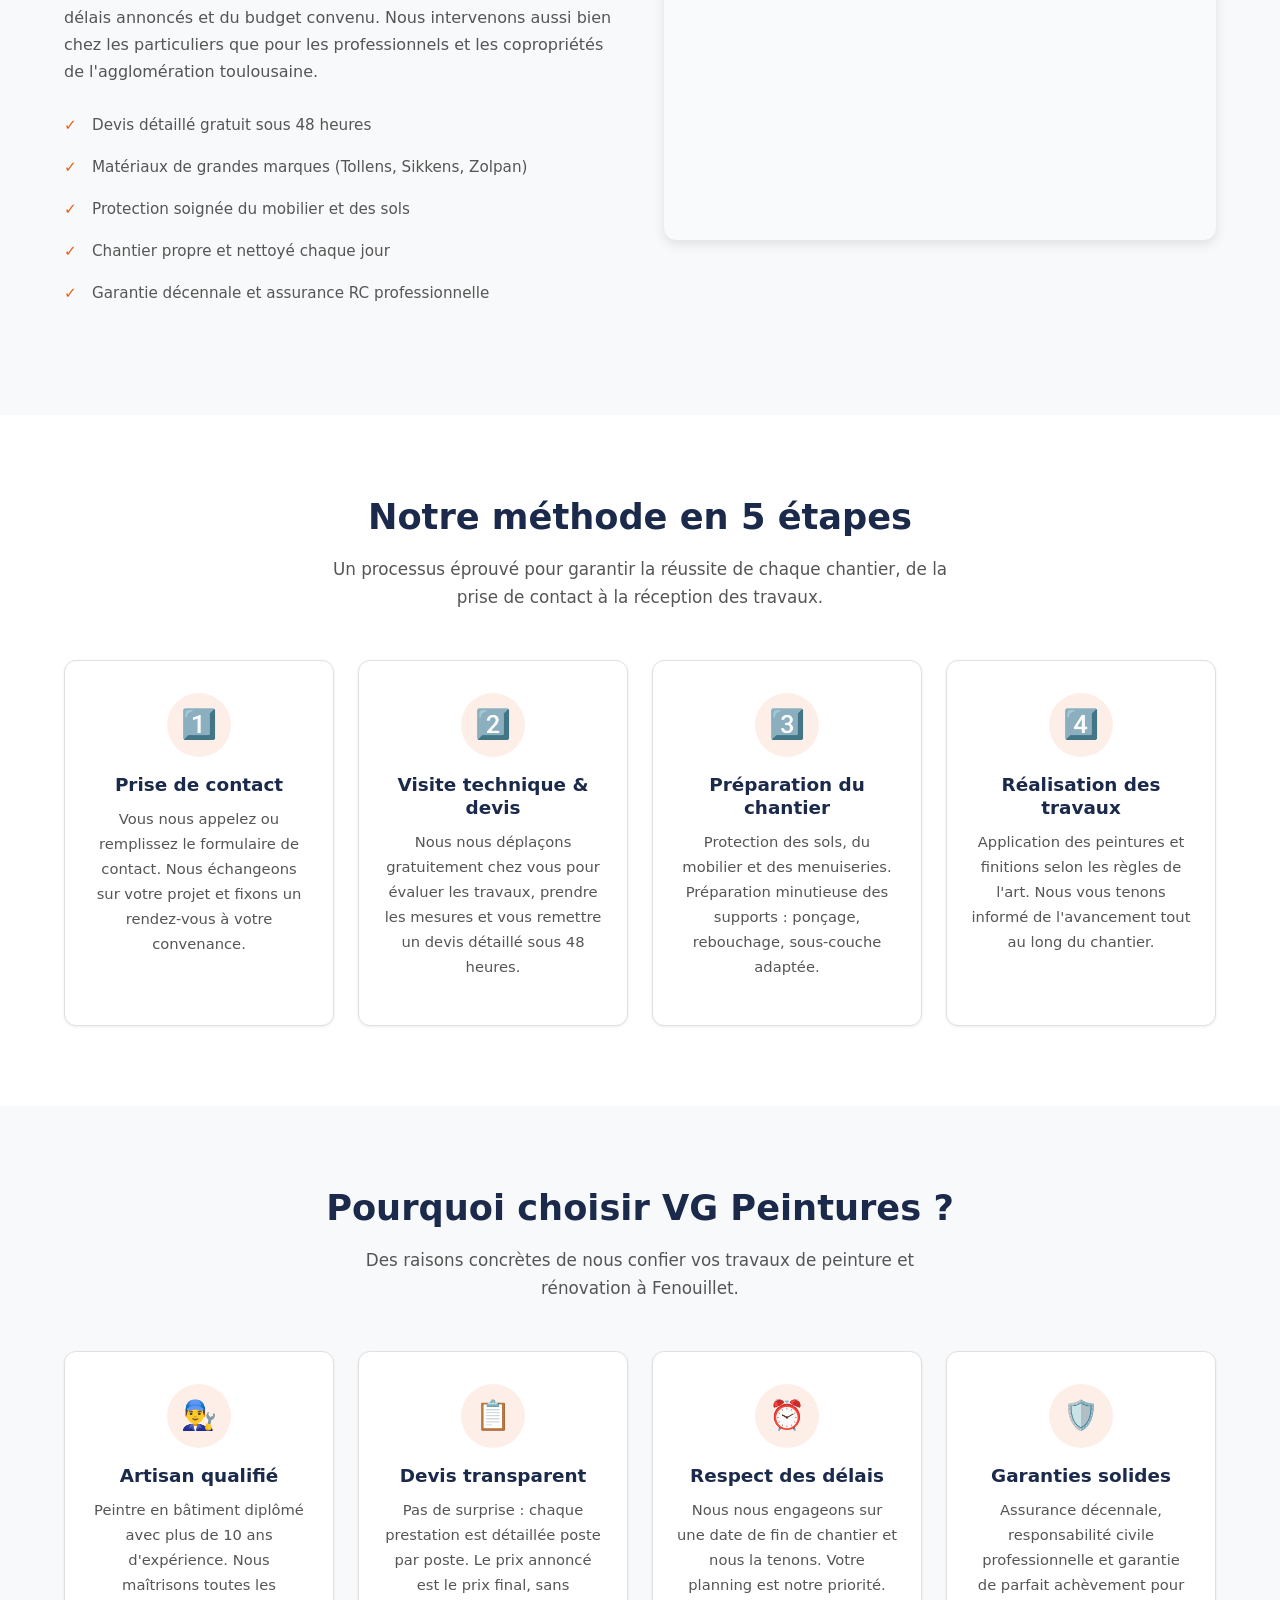
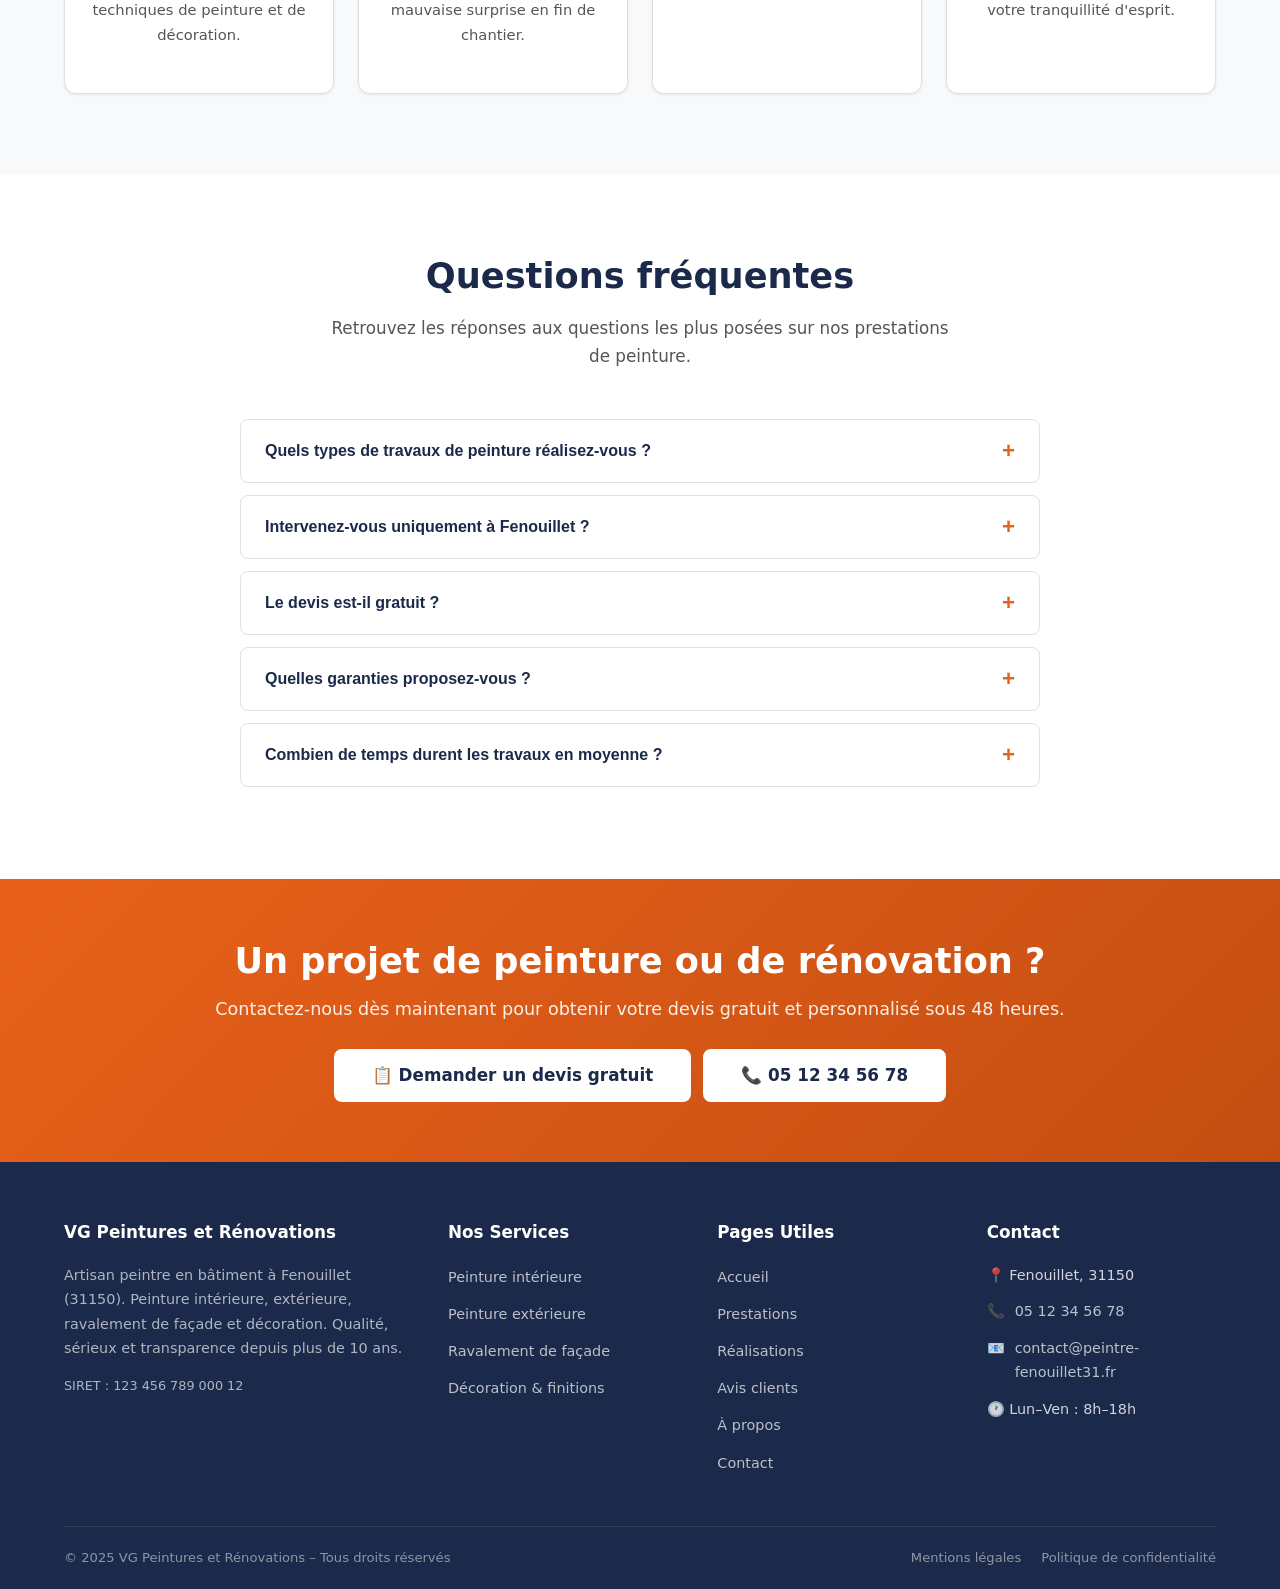
<file: prestations.html>
<!DOCTYPE html>
<html lang="fr">
<head>
  <meta charset="UTF-8">
  <meta name="viewport" content="width=device-width, initial-scale=1.0">
  <title>Nos Prestations Peinture et Rénovation à Fenouillet</title>
  <meta name="description" content="Découvrez nos prestations de peinture intérieure, extérieure, ravalement de façade et décoration à Fenouillet (31150). Devis gratuit.">
  <link rel="canonical" href="https://www.peintre-fenouillet31.fr/prestations.html">
  <meta property="og:title" content="Nos Prestations Peinture et Rénovation à Fenouillet">
  <meta property="og:description" content="Découvrez nos prestations de peinture intérieure, extérieure, ravalement de façade et décoration à Fenouillet (31150). Devis gratuit.">
  <meta property="og:type" content="website">
  <meta property="og:url" content="https://www.peintre-fenouillet31.fr/prestations.html">
  <meta property="og:locale" content="fr_FR">
  <link rel="stylesheet" href="css/style.css">
  <script type="application/ld+json">
  {
    "@context": "https://schema.org",
    "@graph": [
      {
        "@type": "LocalBusiness",
        "@id": "https://www.peintre-fenouillet31.fr/#business",
        "name": "VG Peintures et Rénovations",
        "telephone": "+33512345678",
        "email": "contact@peintre-fenouillet31.fr",
        "address": {
          "@type": "PostalAddress",
          "addressLocality": "Fenouillet",
          "postalCode": "31150",
          "addressCountry": "FR"
        }
      },
      {
        "@type": "Service",
        "provider": {"@id": "https://www.peintre-fenouillet31.fr/#business"},
        "name": "Prestations de peinture et rénovation",
        "description": "Services complets de peinture intérieure, extérieure, ravalement de façade et décoration à Fenouillet et environs.",
        "areaServed": {"@type": "City", "name": "Fenouillet"}
      },
      {
        "@type": "BreadcrumbList",
        "itemListElement": [
          {"@type": "ListItem", "position": 1, "name": "Accueil", "item": "https://www.peintre-fenouillet31.fr/"},
          {"@type": "ListItem", "position": 2, "name": "Prestations"}
        ]
      },
      {
        "@type": "FAQPage",
        "mainEntity": [
          {
            "@type": "Question",
            "name": "Quels types de travaux de peinture réalisez-vous ?",
            "acceptedAnswer": {"@type": "Answer", "text": "Nous réalisons la peinture intérieure (murs, plafonds, boiseries), la peinture extérieure (façades, volets, portails), le ravalement de façade complet et les travaux de décoration et finitions."}
          },
          {
            "@type": "Question",
            "name": "Intervenez-vous uniquement à Fenouillet ?",
            "acceptedAnswer": {"@type": "Answer", "text": "Non, nous intervenons à Fenouillet et dans toute l'agglomération toulousaine : Blagnac, Beauzelle, Aucamville, Saint-Alban, Launaguet et les communes environnantes dans un rayon de 30 km."}
          },
          {
            "@type": "Question",
            "name": "Le devis est-il gratuit ?",
            "acceptedAnswer": {"@type": "Answer", "text": "Oui, tous nos devis sont 100 % gratuits et sans engagement. Nous nous déplaçons à votre domicile pour évaluer précisément les travaux à réaliser."}
          },
          {
            "@type": "Question",
            "name": "Quelles garanties proposez-vous ?",
            "acceptedAnswer": {"@type": "Answer", "text": "Nous sommes assurés en responsabilité civile professionnelle et garantie décennale. Chaque chantier bénéficie d'une garantie de parfait achèvement d'un an."}
          },
          {
            "@type": "Question",
            "name": "Combien de temps durent les travaux en moyenne ?",
            "acceptedAnswer": {"@type": "Answer", "text": "La durée varie selon l'ampleur du projet : comptez 2 à 5 jours pour une pièce standard, 1 à 2 semaines pour un appartement complet et 2 à 3 semaines pour un ravalement de façade."}
          }
        ]
      }
    ]
  }
  </script>
</head>
<body>

  <!-- Top Bar -->
  <div class="top-bar">
    <div class="container">
      <div class="top-bar-left">
        <span>📍 Fenouillet (31150)</span>
        <a href="tel:+33512345678">📞 05 12 34 56 78</a>
      </div>
      <div class="top-bar-right">
        <span class="stars">★★★★★</span>
        <span>4.9/5 sur Google</span>
      </div>
    </div>
  </div>

  <!-- Header -->
  <header class="header">
    <div class="container">
      <a href="index.html" class="logo">
        <div class="logo-icon">V</div>
        VG Peintures
      </a>
      <nav class="nav-links">
        <a href="index.html">Accueil</a>
        <a href="prestations.html" class="active">Prestations</a>
        <a href="realisations.html">Réalisations</a>
        <a href="avis.html">Avis</a>
        <a href="a-propos.html">À propos</a>
        <a href="contact.html">Contact</a>
      </nav>
      <a href="contact.html" class="btn btn-primary btn-sm nav-cta">Devis gratuit</a>
      <button class="hamburger" aria-label="Menu">
        <span></span><span></span><span></span>
      </button>
    </div>
  </header>

  <!-- Mobile Nav -->
  <div class="mobile-nav">
    <button class="mobile-close" aria-label="Fermer">✕</button>
    <a href="index.html">Accueil</a>
    <a href="prestations.html">Prestations</a>
    <a href="realisations.html">Réalisations</a>
    <a href="avis.html">Avis</a>
    <a href="a-propos.html">À propos</a>
    <a href="contact.html">Contact</a>
    <a href="contact.html" class="btn btn-primary">Devis gratuit</a>
    <a href="tel:+33512345678" class="btn btn-phone">📞 05 12 34 56 78</a>
  </div>

  <!-- Page Header -->
  <section class="page-header">
    <div class="container">
      <h1>Nos Prestations de Peinture et Rénovation</h1>
      <p>Des services professionnels adaptés à tous vos projets à Fenouillet et environs</p>
      <nav class="breadcrumb" aria-label="Fil d'Ariane">
        <a href="index.html">Accueil</a>
        <span>›</span>
        <strong>Prestations</strong>
      </nav>
    </div>
  </section>

  <!-- Services Grid -->
  <section>
    <div class="container">
      <h2 class="section-title">Tous nos services de peinture</h2>
      <p class="section-subtitle">VG Peintures et Rénovations vous accompagne dans tous vos projets de peinture et rénovation à Fenouillet (31150) et dans l'agglomération toulousaine.</p>
      <div class="services-grid">
        <div class="service-card">
          <div class="service-icon">🏠</div>
          <h3>Peinture Intérieure</h3>
          <p>Murs, plafonds, boiseries : transformez vos espaces intérieurs avec des finitions impeccables et des peintures de qualité professionnelle.</p>
          <a href="peinture-interieure.html">En savoir plus →</a>
        </div>
        <div class="service-card">
          <div class="service-icon">🎨</div>
          <h3>Peinture Extérieure</h3>
          <p>Protégez et embellissez vos façades, volets, portails et clôtures avec des peintures résistantes aux intempéries du Sud-Ouest.</p>
          <a href="peinture-exterieure.html">En savoir plus →</a>
        </div>
        <div class="service-card">
          <div class="service-icon">🏗️</div>
          <h3>Ravalement de Façade</h3>
          <p>Nettoyage, réparation des fissures, traitement anti-mousse et mise en peinture complète pour redonner vie à votre façade.</p>
          <a href="ravalement-facade.html">En savoir plus →</a>
        </div>
        <div class="service-card">
          <div class="service-icon">✨</div>
          <h3>Décoration &amp; Finitions</h3>
          <p>Enduits décoratifs, effets matière, pose de papier peint, patines et laquage pour personnaliser votre intérieur avec style.</p>
          <a href="decoration-finitions.html">En savoir plus →</a>
        </div>
      </div>
    </div>
  </section>

  <!-- Notre Approche -->
  <section class="bg-light">
    <div class="container">
      <h2 class="section-title">Notre approche professionnelle</h2>
      <p class="section-subtitle">Chez VG Peintures et Rénovations, chaque projet est traité avec le même niveau d'exigence et de professionnalisme.</p>
      <div class="about-split">
        <div>
          <h3>Un artisan à votre écoute</h3>
          <p>Depuis notre installation à Fenouillet, nous avons bâti notre réputation sur la qualité de notre travail et la satisfaction de nos clients. Chaque chantier commence par une écoute attentive de vos besoins et de vos envies. Que vous souhaitiez rafraîchir une pièce, rénover entièrement votre maison ou redonner de l'éclat à votre façade, nous vous proposons des solutions sur mesure.</p>
          <p>Notre engagement : des travaux réalisés dans les règles de l'art, avec des matériaux de qualité professionnelle, dans le respect des délais annoncés et du budget convenu. Nous intervenons aussi bien chez les particuliers que pour les professionnels et les copropriétés de l'agglomération toulousaine.</p>
          <ul class="about-list">
            <li>Devis détaillé gratuit sous 48 heures</li>
            <li>Matériaux de grandes marques (Tollens, Sikkens, Zolpan)</li>
            <li>Protection soignée du mobilier et des sols</li>
            <li>Chantier propre et nettoyé chaque jour</li>
            <li>Garantie décennale et assurance RC professionnelle</li>
          </ul>
        </div>
        <div class="about-image">
          <div class="hero-image-placeholder" style="height:100%">🎨</div>
        </div>
      </div>
    </div>
  </section>

  <!-- Méthode de travail -->
  <section>
    <div class="container">
      <h2 class="section-title">Notre méthode en 5 étapes</h2>
      <p class="section-subtitle">Un processus éprouvé pour garantir la réussite de chaque chantier, de la prise de contact à la réception des travaux.</p>
      <div class="services-grid">
        <div class="service-card">
          <div class="service-icon">1️⃣</div>
          <h3>Prise de contact</h3>
          <p>Vous nous appelez ou remplissez le formulaire de contact. Nous échangeons sur votre projet et fixons un rendez-vous à votre convenance.</p>
        </div>
        <div class="service-card">
          <div class="service-icon">2️⃣</div>
          <h3>Visite technique &amp; devis</h3>
          <p>Nous nous déplaçons gratuitement chez vous pour évaluer les travaux, prendre les mesures et vous remettre un devis détaillé sous 48 heures.</p>
        </div>
        <div class="service-card">
          <div class="service-icon">3️⃣</div>
          <h3>Préparation du chantier</h3>
          <p>Protection des sols, du mobilier et des menuiseries. Préparation minutieuse des supports : ponçage, rebouchage, sous-couche adaptée.</p>
        </div>
        <div class="service-card">
          <div class="service-icon">4️⃣</div>
          <h3>Réalisation des travaux</h3>
          <p>Application des peintures et finitions selon les règles de l'art. Nous vous tenons informé de l'avancement tout au long du chantier.</p>
        </div>
      </div>
    </div>
  </section>

  <!-- Pourquoi nous choisir -->
  <section class="bg-light">
    <div class="container">
      <h2 class="section-title">Pourquoi choisir VG Peintures ?</h2>
      <p class="section-subtitle">Des raisons concrètes de nous confier vos travaux de peinture et rénovation à Fenouillet.</p>
      <div class="services-grid">
        <div class="service-card">
          <div class="service-icon">👨‍🔧</div>
          <h3>Artisan qualifié</h3>
          <p>Peintre en bâtiment diplômé avec plus de 10 ans d'expérience. Nous maîtrisons toutes les techniques de peinture et de décoration.</p>
        </div>
        <div class="service-card">
          <div class="service-icon">📋</div>
          <h3>Devis transparent</h3>
          <p>Pas de surprise : chaque prestation est détaillée poste par poste. Le prix annoncé est le prix final, sans mauvaise surprise en fin de chantier.</p>
        </div>
        <div class="service-card">
          <div class="service-icon">⏰</div>
          <h3>Respect des délais</h3>
          <p>Nous nous engageons sur une date de fin de chantier et nous la tenons. Votre planning est notre priorité.</p>
        </div>
        <div class="service-card">
          <div class="service-icon">🛡️</div>
          <h3>Garanties solides</h3>
          <p>Assurance décennale, responsabilité civile professionnelle et garantie de parfait achèvement pour votre tranquillité d'esprit.</p>
        </div>
      </div>
    </div>
  </section>

  <!-- FAQ -->
  <section>
    <div class="container">
      <h2 class="section-title">Questions fréquentes</h2>
      <p class="section-subtitle">Retrouvez les réponses aux questions les plus posées sur nos prestations de peinture.</p>
      <div class="faq-list">
        <div class="faq-item">
          <button class="faq-question">Quels types de travaux de peinture réalisez-vous ?</button>
          <div class="faq-answer">
            <p>Nous réalisons la peinture intérieure (murs, plafonds, boiseries), la peinture extérieure (façades, volets, portails), le ravalement de façade complet et les travaux de décoration et finitions. Consultez nos pages dédiées pour plus de détails sur chaque prestation.</p>
          </div>
        </div>
        <div class="faq-item">
          <button class="faq-question">Intervenez-vous uniquement à Fenouillet ?</button>
          <div class="faq-answer">
            <p>Non, nous intervenons à Fenouillet et dans toute l'agglomération toulousaine : Blagnac, Beauzelle, Aucamville, Saint-Alban, Launaguet et les communes environnantes dans un rayon de 30 km autour de Fenouillet.</p>
          </div>
        </div>
        <div class="faq-item">
          <button class="faq-question">Le devis est-il gratuit ?</button>
          <div class="faq-answer">
            <p>Oui, tous nos devis sont 100 % gratuits et sans engagement. Nous nous déplaçons à votre domicile pour évaluer précisément les travaux à réaliser et vous remettre un devis détaillé sous 48 heures.</p>
          </div>
        </div>
        <div class="faq-item">
          <button class="faq-question">Quelles garanties proposez-vous ?</button>
          <div class="faq-answer">
            <p>Nous sommes assurés en responsabilité civile professionnelle et garantie décennale. Chaque chantier bénéficie d'une garantie de parfait achèvement d'un an. Votre tranquillité d'esprit est notre priorité.</p>
          </div>
        </div>
        <div class="faq-item">
          <button class="faq-question">Combien de temps durent les travaux en moyenne ?</button>
          <div class="faq-answer">
            <p>La durée varie selon l'ampleur du projet : comptez 2 à 5 jours pour une pièce standard, 1 à 2 semaines pour un appartement complet et 2 à 3 semaines pour un ravalement de façade. Nous vous communiquons un planning précis dans le devis.</p>
          </div>
        </div>
      </div>
    </div>
  </section>

  <!-- CTA Banner -->
  <section class="cta-banner">
    <div class="container">
      <h2>Un projet de peinture ou de rénovation ?</h2>
      <p>Contactez-nous dès maintenant pour obtenir votre devis gratuit et personnalisé sous 48 heures.</p>
      <div style="display:flex;gap:12px;justify-content:center;flex-wrap:wrap;">
        <a href="contact.html" class="btn btn-secondary btn-lg">📋 Demander un devis gratuit</a>
        <a href="tel:+33512345678" class="btn btn-secondary btn-lg">📞 05 12 34 56 78</a>
      </div>
    </div>
  </section>

  <!-- Footer -->
  <footer class="footer">
    <div class="container">
      <div class="footer-grid">
        <div class="footer-about">
          <h4>VG Peintures et Rénovations</h4>
          <p>Artisan peintre en bâtiment à Fenouillet (31150). Peinture intérieure, extérieure, ravalement de façade et décoration. Qualité, sérieux et transparence depuis plus de 10 ans.</p>
          <p style="margin-top:12px;font-size:.8rem;">SIRET : 123 456 789 000 12</p>
        </div>
        <div>
          <h4>Nos Services</h4>
          <ul class="footer-links">
            <li><a href="peinture-interieure.html">Peinture intérieure</a></li>
            <li><a href="peinture-exterieure.html">Peinture extérieure</a></li>
            <li><a href="ravalement-facade.html">Ravalement de façade</a></li>
            <li><a href="decoration-finitions.html">Décoration &amp; finitions</a></li>
          </ul>
        </div>
        <div>
          <h4>Pages Utiles</h4>
          <ul class="footer-links">
            <li><a href="index.html">Accueil</a></li>
            <li><a href="prestations.html">Prestations</a></li>
            <li><a href="realisations.html">Réalisations</a></li>
            <li><a href="avis.html">Avis clients</a></li>
            <li><a href="a-propos.html">À propos</a></li>
            <li><a href="contact.html">Contact</a></li>
          </ul>
        </div>
        <div>
          <h4>Contact</h4>
          <ul class="footer-contact">
            <li>📍 Fenouillet, 31150</li>
            <li>📞 <a href="tel:+33512345678">05 12 34 56 78</a></li>
            <li>📧 <a href="mailto:contact@peintre-fenouillet31.fr">contact@peintre-fenouillet31.fr</a></li>
            <li>🕐 Lun–Ven : 8h–18h</li>
          </ul>
        </div>
      </div>
      <div class="footer-bottom">
        <span>© 2025 VG Peintures et Rénovations – Tous droits réservés</span>
        <div class="footer-legal">
          <a href="#">Mentions légales</a>
          <a href="#">Politique de confidentialité</a>
        </div>
      </div>
    </div>
  </footer>

  <!-- Mobile Sticky Bar -->
  <div class="mobile-sticky-bar">
    <div class="bar-inner">
      <a href="tel:+33512345678" class="btn btn-phone">📞 Appeler</a>
      <a href="contact.html" class="btn btn-primary">Devis gratuit</a>
    </div>
  </div>

  <script src="js/main.js"></script>
</body>
</html>
</file>
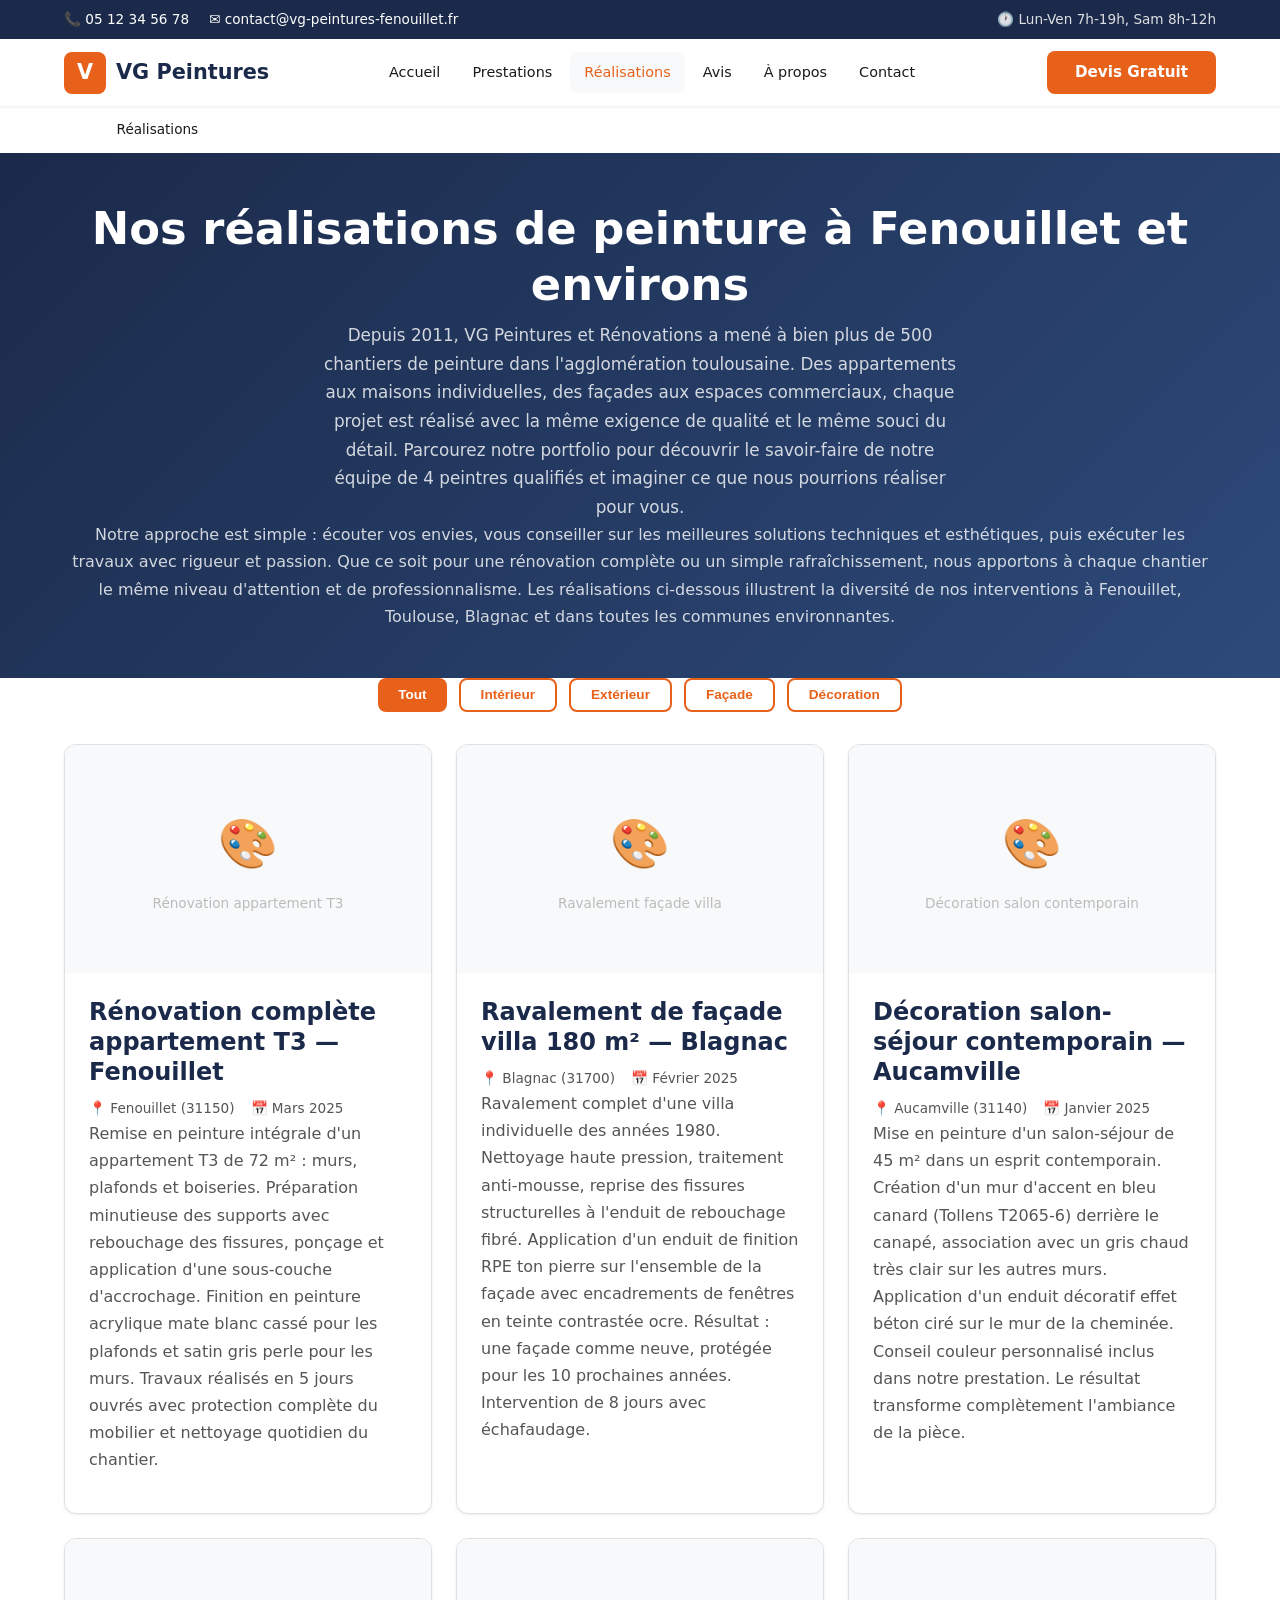
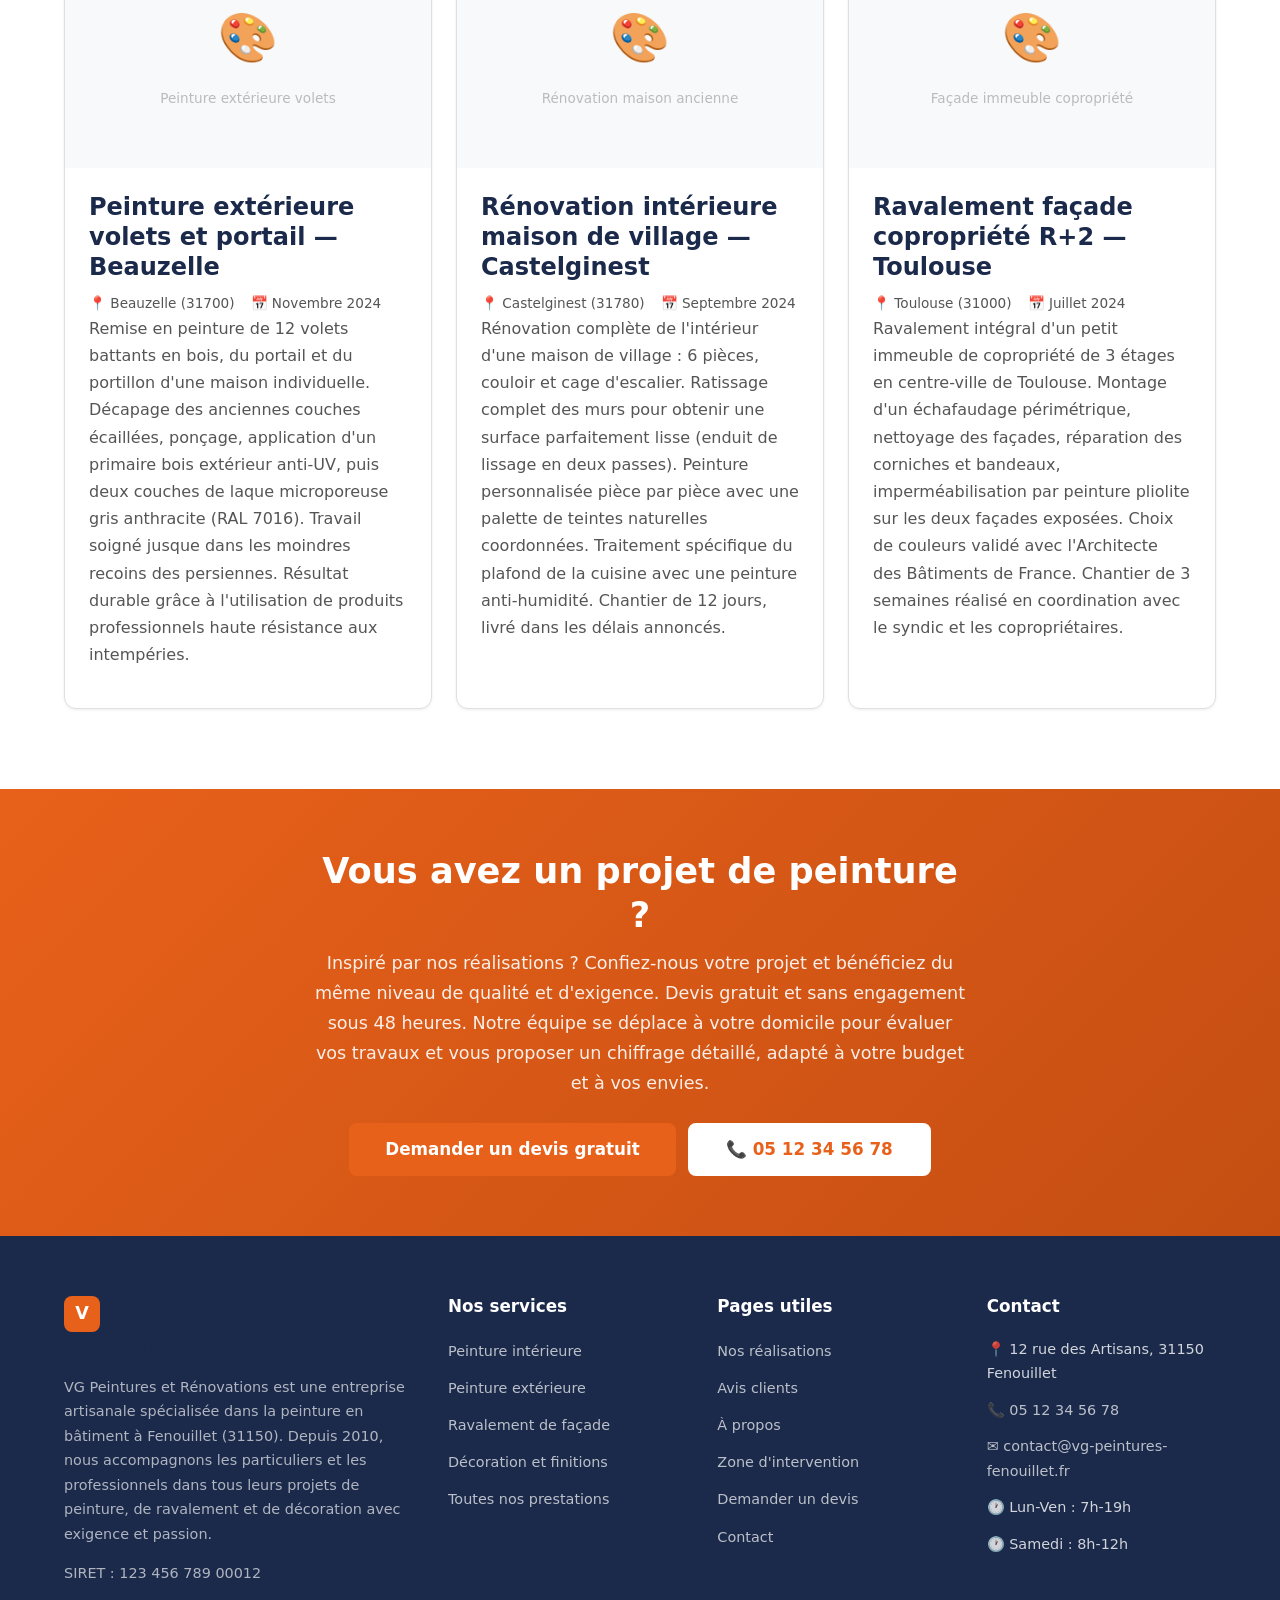
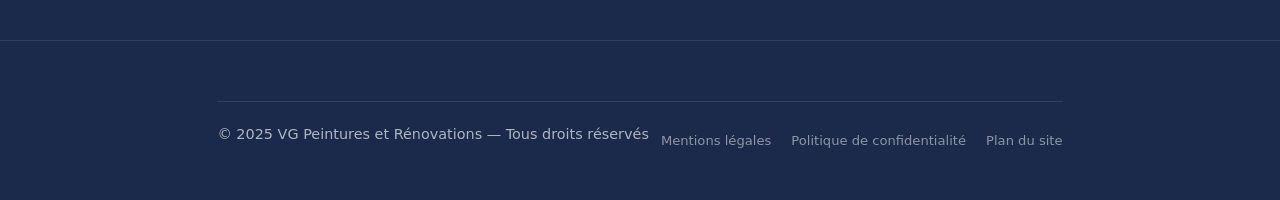
<file: realisations.html>
<!DOCTYPE html>
<html lang="fr">
<head>
    <meta charset="UTF-8">
    <meta name="viewport" content="width=device-width, initial-scale=1.0">
    <title>Nos réalisations de peinture à Fenouillet | VG Peintures</title>
    <meta name="description" content="Découvrez les réalisations de VG Peintures à Fenouillet et environs : peinture intérieure, extérieure, ravalement de façade, décoration. Plus de 500 chantiers réalisés.">
    <meta name="robots" content="index, follow">
    <link rel="canonical" href="https://www.vg-peintures-fenouillet.fr/realisations.html">
    <meta property="og:title" content="Nos réalisations de peinture à Fenouillet | VG Peintures">
    <meta property="og:description" content="Découvrez les réalisations de VG Peintures à Fenouillet et environs. Plus de 500 chantiers de peinture réalisés avec passion et professionnalisme.">
    <meta property="og:type" content="website">
    <meta property="og:url" content="https://www.vg-peintures-fenouillet.fr/realisations.html">
    <meta property="og:locale" content="fr_FR">
    <meta property="og:site_name" content="VG Peintures et Rénovations">
    <meta name="geo.region" content="FR-31">
    <meta name="geo.placename" content="Fenouillet">
    <meta name="geo.position" content="43.6741;1.3929">
    <link rel="stylesheet" href="css/style.css">

    <script type="application/ld+json">
    {
        "@context": "https://schema.org",
        "@type": "BreadcrumbList",
        "itemListElement": [
            {
                "@type": "ListItem",
                "position": 1,
                "name": "Accueil",
                "item": "https://www.vg-peintures-fenouillet.fr/"
            },
            {
                "@type": "ListItem",
                "position": 2,
                "name": "Réalisations",
                "item": "https://www.vg-peintures-fenouillet.fr/realisations.html"
            }
        ]
    }
    </script>
</head>
<body>

    <!-- Top Bar -->
    <div class="top-bar">
        <div class="container top-bar-inner">
            <div class="top-bar-left">
                <a href="tel:+335****5678" class="top-bar-link">📞 05 12 34 56 78</a>
                <a href="mailto:contact@vg-peintures-fenouillet.fr" class="top-bar-link">✉️ contact@vg-peintures-fenouillet.fr</a>
            </div>
            <div class="top-bar-right">
                <span>🕐 Lun-Ven 7h-19h, Sam 8h-12h</span>
            </div>
        </div>
    </div>

    <!-- Header -->
    <header class="header" id="header">
        <div class="container header-inner">
            <a href="/" class="logo">
                <span class="logo-icon">V</span>
                <span class="logo-text">VG Peintures</span>
            </a>
            <nav class="nav" id="nav">
                <ul class="nav-list">
                    <li><a href="/" class="nav-link">Accueil</a></li>
                    <li><a href="/prestations.html" class="nav-link">Prestations</a></li>
                    <li><a href="/realisations.html" class="nav-link active">Réalisations</a></li>
                    <li><a href="/avis.html" class="nav-link">Avis</a></li>
                    <li><a href="/a-propos.html" class="nav-link">À propos</a></li>
                    <li><a href="/contact.html" class="nav-link">Contact</a></li>
                </ul>
            </nav>
            <a href="/devis.html" class="btn btn-accent header-cta">Devis Gratuit</a>
            <button class="nav-toggle" id="nav-toggle" aria-label="Ouvrir le menu">
                <span></span>
                <span></span>
                <span></span>
            </button>
        </div>
    </header>

    <!-- Mobile Nav Overlay -->
    <div class="mobile-nav-overlay" id="mobile-nav-overlay">
        <div class="mobile-nav-header">
            <a href="/" class="logo">
                <span class="logo-icon">V</span>
                <span class="logo-text">VG Peintures</span>
            </a>
            <button class="mobile-nav-close" id="mobile-nav-close" aria-label="Fermer le menu">✕</button>
        </div>
        <ul class="mobile-nav-list">
            <li><a href="/" class="mobile-nav-link">Accueil</a></li>
            <li><a href="/prestations.html" class="mobile-nav-link">Prestations</a></li>
            <li><a href="/realisations.html" class="mobile-nav-link active">Réalisations</a></li>
            <li><a href="/avis.html" class="mobile-nav-link">Avis</a></li>
            <li><a href="/a-propos.html" class="mobile-nav-link">À propos</a></li>
            <li><a href="/contact.html" class="mobile-nav-link">Contact</a></li>
        </ul>
        <a href="/devis.html" class="btn btn-accent mobile-nav-cta">Devis Gratuit</a>
    </div>

    <!-- Breadcrumbs -->
    <nav class="breadcrumbs" aria-label="Fil d'Ariane">
        <div class="container">
            <ol class="breadcrumbs-list">
                <li class="breadcrumbs-item"><a href="/">Accueil</a></li>
                <li class="breadcrumbs-item active">Réalisations</li>
            </ol>
        </div>
    </nav>

    <!-- Page Header -->
    <section class="section page-header-section">
        <div class="container">
            <h1>Nos réalisations de peinture à Fenouillet et environs</h1>
            <p class="section-subtitle">Depuis 2011, VG Peintures et Rénovations a mené à bien plus de 500 chantiers de peinture dans l'agglomération toulousaine. Des appartements aux maisons individuelles, des façades aux espaces commerciaux, chaque projet est réalisé avec la même exigence de qualité et le même souci du détail. Parcourez notre portfolio pour découvrir le savoir-faire de notre équipe de 4 peintres qualifiés et imaginer ce que nous pourrions réaliser pour vous.</p>
            <p>Notre approche est simple : écouter vos envies, vous conseiller sur les meilleures solutions techniques et esthétiques, puis exécuter les travaux avec rigueur et passion. Que ce soit pour une rénovation complète ou un simple rafraîchissement, nous apportons à chaque chantier le même niveau d'attention et de professionnalisme. Les réalisations ci-dessous illustrent la diversité de nos interventions à Fenouillet, Toulouse, Blagnac et dans toutes les communes environnantes.</p>
        </div>
    </section>

    <!-- Filter Buttons -->
    <section class="section" style="padding-top: 0;">
        <div class="container">
            <div class="filter-buttons" style="display: flex; gap: 0.75rem; flex-wrap: wrap; justify-content: center; margin-bottom: 2rem;">
                <button class="btn btn-accent" style="cursor: pointer;">Tout</button>
                <button class="btn btn-outline" style="cursor: pointer;">Intérieur</button>
                <button class="btn btn-outline" style="cursor: pointer;">Extérieur</button>
                <button class="btn btn-outline" style="cursor: pointer;">Façade</button>
                <button class="btn btn-outline" style="cursor: pointer;">Décoration</button>
            </div>

            <!-- Réalisations Grid -->
            <div class="grid grid-3">
                <div class="card realisation-card">
                    <div class="card-image">
                        <div class="image-placeholder">
                            <span class="placeholder-icon">🎨</span>
                            <span class="placeholder-text">Rénovation appartement T3</span>
                        </div>
                    </div>
                    <div class="card-body">
                        <h3>Rénovation complète appartement T3 — Fenouillet</h3>
                        <div class="card-meta">
                            <span>📍 Fenouillet (31150)</span>
                            <span>📅 Mars 2025</span>
                        </div>
                        <p>Remise en peinture intégrale d'un appartement T3 de 72 m² : murs, plafonds et boiseries. Préparation minutieuse des supports avec rebouchage des fissures, ponçage et application d'une sous-couche d'accrochage. Finition en peinture acrylique mate blanc cassé pour les plafonds et satin gris perle pour les murs. Travaux réalisés en 5 jours ouvrés avec protection complète du mobilier et nettoyage quotidien du chantier.</p>
                    </div>
                </div>

                <div class="card realisation-card">
                    <div class="card-image">
                        <div class="image-placeholder">
                            <span class="placeholder-icon">🎨</span>
                            <span class="placeholder-text">Ravalement façade villa</span>
                        </div>
                    </div>
                    <div class="card-body">
                        <h3>Ravalement de façade villa 180 m² — Blagnac</h3>
                        <div class="card-meta">
                            <span>📍 Blagnac (31700)</span>
                            <span>📅 Février 2025</span>
                        </div>
                        <p>Ravalement complet d'une villa individuelle des années 1980. Nettoyage haute pression, traitement anti-mousse, reprise des fissures structurelles à l'enduit de rebouchage fibré. Application d'un enduit de finition RPE ton pierre sur l'ensemble de la façade avec encadrements de fenêtres en teinte contrastée ocre. Résultat : une façade comme neuve, protégée pour les 10 prochaines années. Intervention de 8 jours avec échafaudage.</p>
                    </div>
                </div>

                <div class="card realisation-card">
                    <div class="card-image">
                        <div class="image-placeholder">
                            <span class="placeholder-icon">🎨</span>
                            <span class="placeholder-text">Décoration salon contemporain</span>
                        </div>
                    </div>
                    <div class="card-body">
                        <h3>Décoration salon-séjour contemporain — Aucamville</h3>
                        <div class="card-meta">
                            <span>📍 Aucamville (31140)</span>
                            <span>📅 Janvier 2025</span>
                        </div>
                        <p>Mise en peinture d'un salon-séjour de 45 m² dans un esprit contemporain. Création d'un mur d'accent en bleu canard (Tollens T2065-6) derrière le canapé, association avec un gris chaud très clair sur les autres murs. Application d'un enduit décoratif effet béton ciré sur le mur de la cheminée. Conseil couleur personnalisé inclus dans notre prestation. Le résultat transforme complètement l'ambiance de la pièce.</p>
                    </div>
                </div>

                <div class="card realisation-card">
                    <div class="card-image">
                        <div class="image-placeholder">
                            <span class="placeholder-icon">🎨</span>
                            <span class="placeholder-text">Peinture extérieure volets</span>
                        </div>
                    </div>
                    <div class="card-body">
                        <h3>Peinture extérieure volets et portail — Beauzelle</h3>
                        <div class="card-meta">
                            <span>📍 Beauzelle (31700)</span>
                            <span>📅 Novembre 2024</span>
                        </div>
                        <p>Remise en peinture de 12 volets battants en bois, du portail et du portillon d'une maison individuelle. Décapage des anciennes couches écaillées, ponçage, application d'un primaire bois extérieur anti-UV, puis deux couches de laque microporeuse gris anthracite (RAL 7016). Travail soigné jusque dans les moindres recoins des persiennes. Résultat durable grâce à l'utilisation de produits professionnels haute résistance aux intempéries.</p>
                    </div>
                </div>

                <div class="card realisation-card">
                    <div class="card-image">
                        <div class="image-placeholder">
                            <span class="placeholder-icon">🎨</span>
                            <span class="placeholder-text">Rénovation maison ancienne</span>
                        </div>
                    </div>
                    <div class="card-body">
                        <h3>Rénovation intérieure maison de village — Castelginest</h3>
                        <div class="card-meta">
                            <span>📍 Castelginest (31780)</span>
                            <span>📅 Septembre 2024</span>
                        </div>
                        <p>Rénovation complète de l'intérieur d'une maison de village : 6 pièces, couloir et cage d'escalier. Ratissage complet des murs pour obtenir une surface parfaitement lisse (enduit de lissage en deux passes). Peinture personnalisée pièce par pièce avec une palette de teintes naturelles coordonnées. Traitement spécifique du plafond de la cuisine avec une peinture anti-humidité. Chantier de 12 jours, livré dans les délais annoncés.</p>
                    </div>
                </div>

                <div class="card realisation-card">
                    <div class="card-image">
                        <div class="image-placeholder">
                            <span class="placeholder-icon">🎨</span>
                            <span class="placeholder-text">Façade immeuble copropriété</span>
                        </div>
                    </div>
                    <div class="card-body">
                        <h3>Ravalement façade copropriété R+2 — Toulouse</h3>
                        <div class="card-meta">
                            <span>📍 Toulouse (31000)</span>
                            <span>📅 Juillet 2024</span>
                        </div>
                        <p>Ravalement intégral d'un petit immeuble de copropriété de 3 étages en centre-ville de Toulouse. Montage d'un échafaudage périmétrique, nettoyage des façades, réparation des corniches et bandeaux, imperméabilisation par peinture pliolite sur les deux façades exposées. Choix de couleurs validé avec l'Architecte des Bâtiments de France. Chantier de 3 semaines réalisé en coordination avec le syndic et les copropriétaires.</p>
                    </div>
                </div>
            </div>
        </div>
    </section>

    <!-- CTA Banner -->
    <section class="cta-banner">
        <div class="container cta-banner-inner">
            <h2>Vous avez un projet de peinture ?</h2>
            <p>Inspiré par nos réalisations ? Confiez-nous votre projet et bénéficiez du même niveau de qualité et d'exigence. Devis gratuit et sans engagement sous 48 heures. Notre équipe se déplace à votre domicile pour évaluer vos travaux et vous proposer un chiffrage détaillé, adapté à votre budget et à vos envies.</p>
            <div class="cta-banner-buttons">
                <a href="/devis.html" class="btn btn-accent btn-lg">Demander un devis gratuit</a>
                <a href="tel:+335****5678" class="btn btn-white btn-lg">📞 05 12 34 56 78</a>
            </div>
        </div>
    </section>

    <!-- Footer -->
    <footer class="footer">
        <div class="container">
            <div class="footer-grid">
                <div class="footer-col">
                    <div class="footer-logo">
                        <span class="logo-icon">V</span>
                        <span class="logo-text">VG Peintures</span>
                    </div>
                    <p>VG Peintures et Rénovations est une entreprise artisanale spécialisée dans la peinture en bâtiment à Fenouillet (31150). Depuis 2010, nous accompagnons les particuliers et les professionnels dans tous leurs projets de peinture, de ravalement et de décoration avec exigence et passion.</p>
                    <p class="footer-siret">SIRET : 123 456 789 00012</p>
                </div>
                <div class="footer-col">
                    <h4>Nos services</h4>
                    <ul class="footer-links">
                        <li><a href="/peinture-interieure.html">Peinture intérieure</a></li>
                        <li><a href="/peinture-exterieure.html">Peinture extérieure</a></li>
                        <li><a href="/ravalement-facade.html">Ravalement de façade</a></li>
                        <li><a href="/decoration-finitions.html">Décoration et finitions</a></li>
                        <li><a href="/prestations.html">Toutes nos prestations</a></li>
                    </ul>
                </div>
                <div class="footer-col">
                    <h4>Pages utiles</h4>
                    <ul class="footer-links">
                        <li><a href="/realisations.html">Nos réalisations</a></li>
                        <li><a href="/avis.html">Avis clients</a></li>
                        <li><a href="/a-propos.html">À propos</a></li>
                        <li><a href="/zone-intervention.html">Zone d'intervention</a></li>
                        <li><a href="/devis.html">Demander un devis</a></li>
                        <li><a href="/contact.html">Contact</a></li>
                    </ul>
                </div>
                <div class="footer-col">
                    <h4>Contact</h4>
                    <ul class="footer-contact">
                        <li>📍 12 rue des Artisans, 31150 Fenouillet</li>
                        <li><a href="tel:+335****5678">📞 05 12 34 56 78</a></li>
                        <li><a href="mailto:contact@vg-peintures-fenouillet.fr">✉️ contact@vg-peintures-fenouillet.fr</a></li>
                        <li>🕐 Lun-Ven : 7h-19h</li>
                        <li>🕐 Samedi : 8h-12h</li>
                    </ul>
                </div>
            </div>
        </div>
        <div class="footer-bottom">
            <div class="container footer-bottom-inner">
                <p>© 2025 VG Peintures et Rénovations — Tous droits réservés</p>
                <div class="footer-legal">
                    <a href="/mentions-legales.html">Mentions légales</a>
                    <a href="/politique-confidentialite.html">Politique de confidentialité</a>
                    <a href="/plan-du-site.html">Plan du site</a>
                </div>
            </div>
        </div>
    </footer>

    <!-- Mobile Sticky Bar -->
    <div class="mobile-sticky-bar">
        <a href="tel:+335****5678" class="mobile-sticky-btn mobile-sticky-phone">📞 Appeler</a>
        <a href="/devis.html" class="mobile-sticky-btn mobile-sticky-devis">Devis Gratuit</a>
    </div>

    <script src="js/main.js"></script>
</body>
</html>
</file>
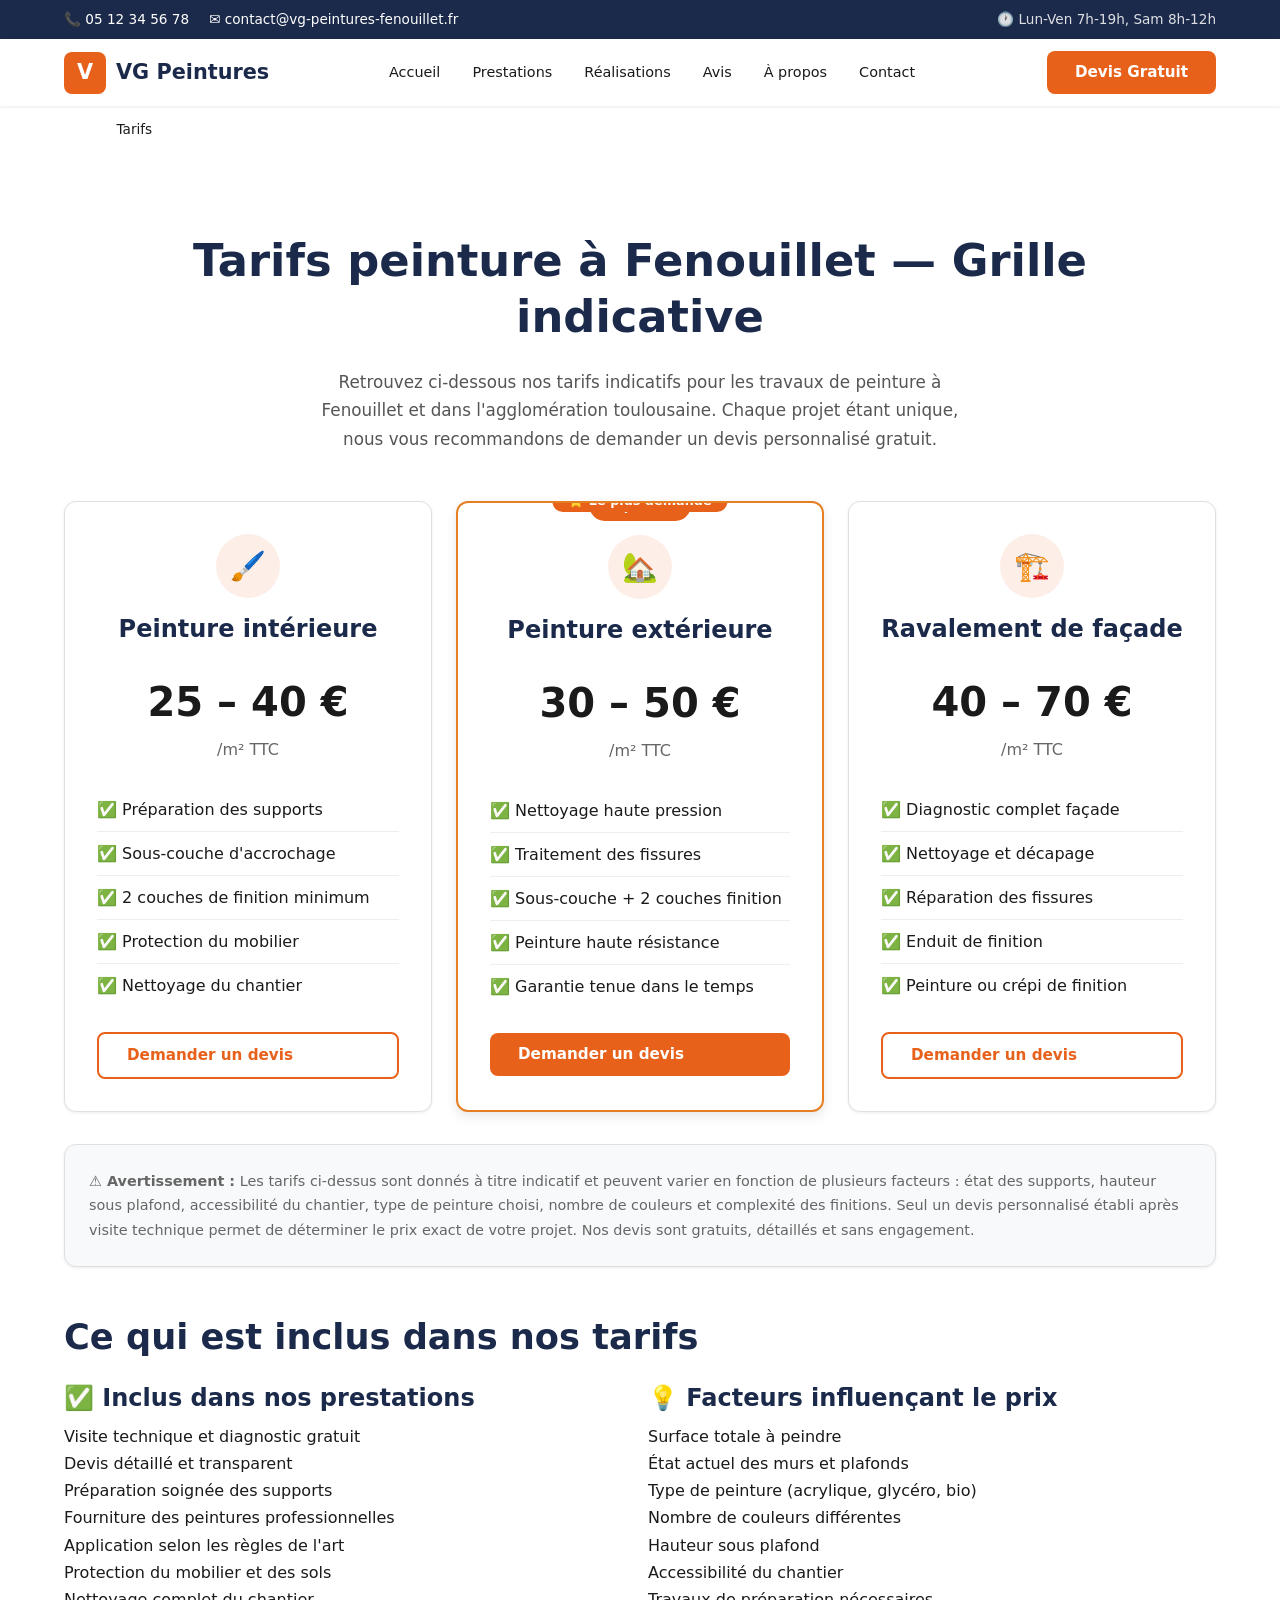
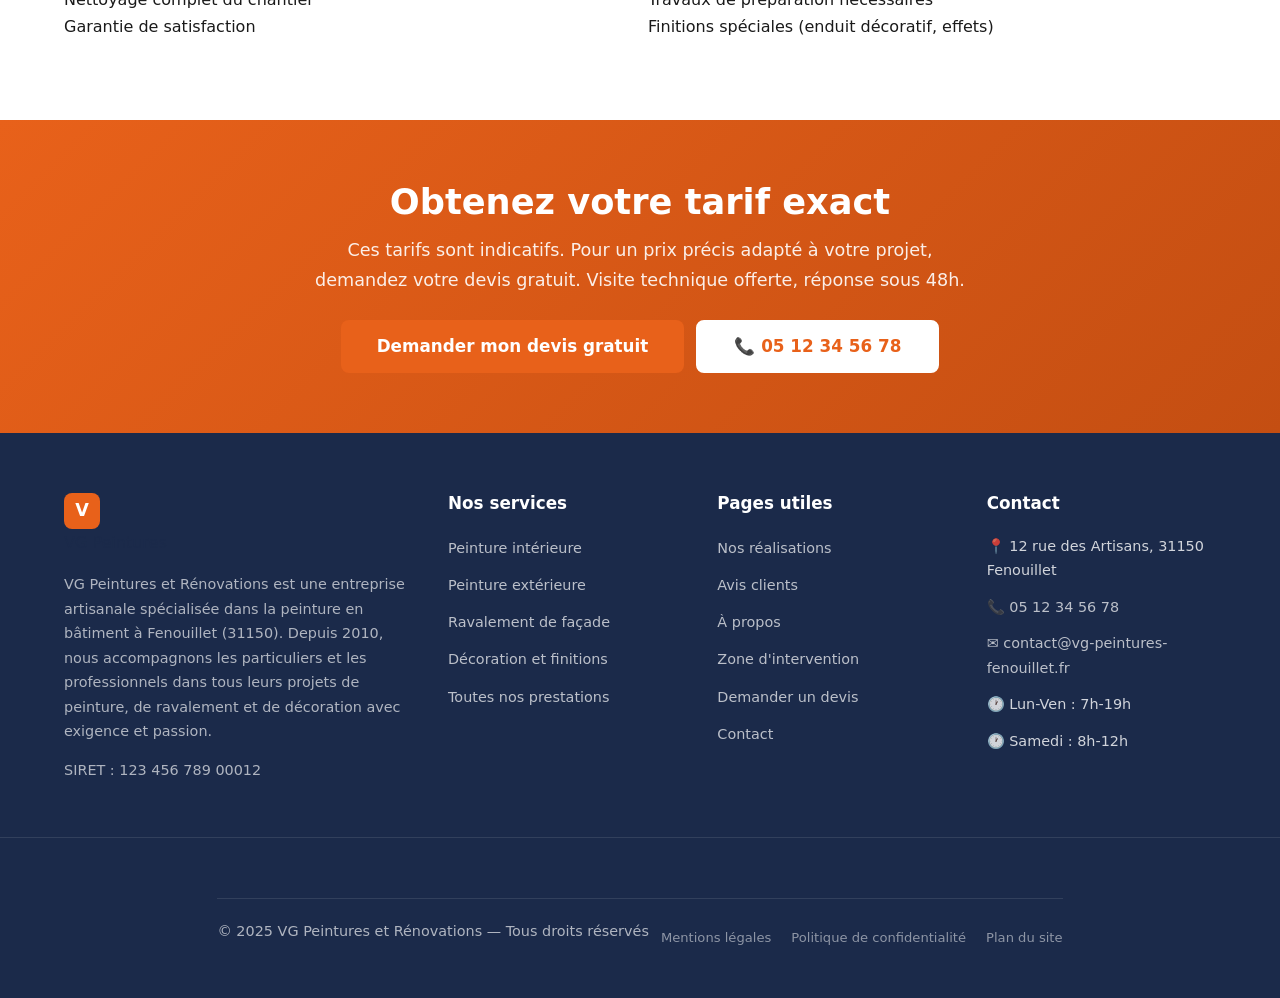
<file: tarifs.html>
<!DOCTYPE html>
<html lang="fr">
<head>
    <meta charset="UTF-8">
    <meta name="viewport" content="width=device-width, initial-scale=1.0">
    <title>Tarifs peinture Fenouillet (31150) — Grille indicative | VG Peintures</title>
    <meta name="description" content="Tarifs peinture à Fenouillet : peinture intérieure dès 25€/m², extérieure dès 30€/m², ravalement dès 40€/m². Prix indicatifs, devis gratuit personnalisé.">
    <meta name="robots" content="index, follow">
    <link rel="canonical" href="https://www.vg-peintures-fenouillet.fr/tarifs.html">
    <meta property="og:title" content="Tarifs peinture Fenouillet — Grille indicative | VG Peintures">
    <meta property="og:description" content="Découvrez nos tarifs indicatifs pour la peinture à Fenouillet. Devis gratuit personnalisé sous 48h.">
    <meta property="og:type" content="website">
    <meta property="og:url" content="https://www.vg-peintures-fenouillet.fr/tarifs.html">
    <meta property="og:locale" content="fr_FR">
    <meta property="og:site_name" content="VG Peintures et Rénovations">
    <link rel="stylesheet" href="css/style.css">

    <script type="application/ld+json">
    {
        "@context": "https://schema.org",
        "@type": "BreadcrumbList",
        "itemListElement": [
            {
                "@type": "ListItem",
                "position": 1,
                "name": "Accueil",
                "item": "https://www.vg-peintures-fenouillet.fr/"
            },
            {
                "@type": "ListItem",
                "position": 2,
                "name": "Tarifs",
                "item": "https://www.vg-peintures-fenouillet.fr/tarifs.html"
            }
        ]
    }
    </script>
</head>
<body>

    <!-- Top Bar -->
    <div class="top-bar">
        <div class="container top-bar-inner">
            <div class="top-bar-left">
                <a href="tel:+33512345678" class="top-bar-link">📞 05 12 34 56 78</a>
                <a href="mailto:contact@vg-peintures-fenouillet.fr" class="top-bar-link">✉️ contact@vg-peintures-fenouillet.fr</a>
            </div>
            <div class="top-bar-right">
                <span>🕐 Lun-Ven 7h-19h, Sam 8h-12h</span>
            </div>
        </div>
    </div>

    <!-- Header -->
    <header class="header" id="header">
        <div class="container header-inner">
            <a href="/" class="logo">
                <span class="logo-icon">V</span>
                <span class="logo-text">VG Peintures</span>
            </a>
            <nav class="nav" id="nav">
                <ul class="nav-list">
                    <li><a href="/" class="nav-link">Accueil</a></li>
                    <li><a href="/prestations.html" class="nav-link">Prestations</a></li>
                    <li><a href="/realisations.html" class="nav-link">Réalisations</a></li>
                    <li><a href="/avis.html" class="nav-link">Avis</a></li>
                    <li><a href="/a-propos.html" class="nav-link">À propos</a></li>
                    <li><a href="/contact.html" class="nav-link">Contact</a></li>
                </ul>
            </nav>
            <a href="/devis.html" class="btn btn-accent header-cta">Devis Gratuit</a>
            <button class="nav-toggle" id="nav-toggle" aria-label="Ouvrir le menu">
                <span></span>
                <span></span>
                <span></span>
            </button>
        </div>
    </header>

    <!-- Mobile Nav Overlay -->
    <div class="mobile-nav-overlay" id="mobile-nav-overlay">
        <div class="mobile-nav-header">
            <a href="/" class="logo">
                <span class="logo-icon">V</span>
                <span class="logo-text">VG Peintures</span>
            </a>
            <button class="mobile-nav-close" id="mobile-nav-close" aria-label="Fermer le menu">✕</button>
        </div>
        <ul class="mobile-nav-list">
            <li><a href="/" class="mobile-nav-link">Accueil</a></li>
            <li><a href="/prestations.html" class="mobile-nav-link">Prestations</a></li>
            <li><a href="/realisations.html" class="mobile-nav-link">Réalisations</a></li>
            <li><a href="/avis.html" class="mobile-nav-link">Avis</a></li>
            <li><a href="/a-propos.html" class="mobile-nav-link">À propos</a></li>
            <li><a href="/contact.html" class="mobile-nav-link">Contact</a></li>
        </ul>
        <a href="/devis.html" class="btn btn-accent mobile-nav-cta">Devis Gratuit</a>
    </div>

    <!-- Breadcrumbs -->
    <nav class="breadcrumbs" aria-label="Fil d'Ariane">
        <div class="container">
            <ol class="breadcrumbs-list">
                <li class="breadcrumbs-item"><a href="/">Accueil</a></li>
                <li class="breadcrumbs-item active">Tarifs</li>
            </ol>
        </div>
    </nav>

    <!-- Tarifs Section -->
    <section class="section">
        <div class="container">
            <div class="section-header">
                <h1>Tarifs peinture à Fenouillet — Grille indicative</h1>
                <p class="section-subtitle">Retrouvez ci-dessous nos tarifs indicatifs pour les travaux de peinture à Fenouillet et dans l'agglomération toulousaine. Chaque projet étant unique, nous vous recommandons de demander un devis personnalisé gratuit.</p>
            </div>

            <div class="grid grid-3">
                <!-- Tarif Card 1 -->
                <div class="card tarif-card" style="padding: 2rem; text-align: center;">
                    <div class="card-icon">🖌️</div>
                    <h3>Peinture intérieure</h3>
                    <div style="margin: 1.5rem 0;">
                        <span style="font-size: 2.5rem; font-weight: 800;">25 – 40 €</span>
                        <span style="display: block; color: #666; font-size: 1rem;">/m² TTC</span>
                    </div>
                    <ul style="text-align: left; list-style: none; padding: 0; margin-bottom: 1.5rem;">
                        <li style="padding: 0.5rem 0; border-bottom: 1px solid #eee;">✅ Préparation des supports</li>
                        <li style="padding: 0.5rem 0; border-bottom: 1px solid #eee;">✅ Sous-couche d'accrochage</li>
                        <li style="padding: 0.5rem 0; border-bottom: 1px solid #eee;">✅ 2 couches de finition minimum</li>
                        <li style="padding: 0.5rem 0; border-bottom: 1px solid #eee;">✅ Protection du mobilier</li>
                        <li style="padding: 0.5rem 0;">✅ Nettoyage du chantier</li>
                    </ul>
                    <a href="/devis.html" class="btn btn-outline" style="width: 100%;">Demander un devis</a>
                </div>

                <!-- Tarif Card 2 (Featured) -->
                <div class="card tarif-card featured" style="padding: 2rem; text-align: center; border: 2px solid var(--accent, #e67e22); position: relative;">
                    <div style="position: absolute; top: -12px; left: 50%; transform: translateX(-50%); padding: 0.25rem 1rem; border-radius: 20px; font-size: 0.8rem; font-weight: 700; white-space: nowrap;" class="btn btn-accent">⭐ Le plus demandé</div>
                    <div class="card-icon">🏡</div>
                    <h3>Peinture extérieure</h3>
                    <div style="margin: 1.5rem 0;">
                        <span style="font-size: 2.5rem; font-weight: 800;">30 – 50 €</span>
                        <span style="display: block; color: #666; font-size: 1rem;">/m² TTC</span>
                    </div>
                    <ul style="text-align: left; list-style: none; padding: 0; margin-bottom: 1.5rem;">
                        <li style="padding: 0.5rem 0; border-bottom: 1px solid #eee;">✅ Nettoyage haute pression</li>
                        <li style="padding: 0.5rem 0; border-bottom: 1px solid #eee;">✅ Traitement des fissures</li>
                        <li style="padding: 0.5rem 0; border-bottom: 1px solid #eee;">✅ Sous-couche + 2 couches finition</li>
                        <li style="padding: 0.5rem 0; border-bottom: 1px solid #eee;">✅ Peinture haute résistance</li>
                        <li style="padding: 0.5rem 0;">✅ Garantie tenue dans le temps</li>
                    </ul>
                    <a href="/devis.html" class="btn btn-accent" style="width: 100%;">Demander un devis</a>
                </div>

                <!-- Tarif Card 3 -->
                <div class="card tarif-card" style="padding: 2rem; text-align: center;">
                    <div class="card-icon">🏗️</div>
                    <h3>Ravalement de façade</h3>
                    <div style="margin: 1.5rem 0;">
                        <span style="font-size: 2.5rem; font-weight: 800;">40 – 70 €</span>
                        <span style="display: block; color: #666; font-size: 1rem;">/m² TTC</span>
                    </div>
                    <ul style="text-align: left; list-style: none; padding: 0; margin-bottom: 1.5rem;">
                        <li style="padding: 0.5rem 0; border-bottom: 1px solid #eee;">✅ Diagnostic complet façade</li>
                        <li style="padding: 0.5rem 0; border-bottom: 1px solid #eee;">✅ Nettoyage et décapage</li>
                        <li style="padding: 0.5rem 0; border-bottom: 1px solid #eee;">✅ Réparation des fissures</li>
                        <li style="padding: 0.5rem 0; border-bottom: 1px solid #eee;">✅ Enduit de finition</li>
                        <li style="padding: 0.5rem 0;">✅ Peinture ou crépi de finition</li>
                    </ul>
                    <a href="/devis.html" class="btn btn-outline" style="width: 100%;">Demander un devis</a>
                </div>
            </div>

            <!-- Price Disclaimer -->
            <div class="card" style="padding: 1.5rem; margin-top: 2rem; background: #f8f9fa;">
                <p style="margin: 0; font-size: 0.9rem; color: #666;"><strong>⚠️ Avertissement :</strong> Les tarifs ci-dessus sont donnés à titre indicatif et peuvent varier en fonction de plusieurs facteurs : état des supports, hauteur sous plafond, accessibilité du chantier, type de peinture choisi, nombre de couleurs et complexité des finitions. Seul un devis personnalisé établi après visite technique permet de déterminer le prix exact de votre projet. Nos devis sont gratuits, détaillés et sans engagement.</p>
            </div>

            <!-- Additional Info -->
            <div style="margin-top: 3rem;">
                <h2>Ce qui est inclus dans nos tarifs</h2>
                <div class="grid grid-2" style="margin-top: 1.5rem;">
                    <div>
                        <h3>✅ Inclus dans nos prestations</h3>
                        <ul>
                            <li>Visite technique et diagnostic gratuit</li>
                            <li>Devis détaillé et transparent</li>
                            <li>Préparation soignée des supports</li>
                            <li>Fourniture des peintures professionnelles</li>
                            <li>Application selon les règles de l'art</li>
                            <li>Protection du mobilier et des sols</li>
                            <li>Nettoyage complet du chantier</li>
                            <li>Garantie de satisfaction</li>
                        </ul>
                    </div>
                    <div>
                        <h3>💡 Facteurs influençant le prix</h3>
                        <ul>
                            <li>Surface totale à peindre</li>
                            <li>État actuel des murs et plafonds</li>
                            <li>Type de peinture (acrylique, glycéro, bio)</li>
                            <li>Nombre de couleurs différentes</li>
                            <li>Hauteur sous plafond</li>
                            <li>Accessibilité du chantier</li>
                            <li>Travaux de préparation nécessaires</li>
                            <li>Finitions spéciales (enduit décoratif, effets)</li>
                        </ul>
                    </div>
                </div>
            </div>
        </div>
    </section>

    <!-- CTA Banner -->
    <section class="cta-banner">
        <div class="container cta-banner-inner">
            <h2>Obtenez votre tarif exact</h2>
            <p>Ces tarifs sont indicatifs. Pour un prix précis adapté à votre projet, demandez votre devis gratuit. Visite technique offerte, réponse sous 48h.</p>
            <div class="cta-banner-buttons">
                <a href="/devis.html" class="btn btn-accent btn-lg">Demander mon devis gratuit</a>
                <a href="tel:+33512345678" class="btn btn-white btn-lg">📞 05 12 34 56 78</a>
            </div>
        </div>
    </section>

    <!-- Footer -->
    <footer class="footer">
        <div class="container">
            <div class="footer-grid">
                <div class="footer-col">
                    <div class="footer-logo">
                        <span class="logo-icon">V</span>
                        <span class="logo-text">VG Peintures</span>
                    </div>
                    <p>VG Peintures et Rénovations est une entreprise artisanale spécialisée dans la peinture en bâtiment à Fenouillet (31150). Depuis 2010, nous accompagnons les particuliers et les professionnels dans tous leurs projets de peinture, de ravalement et de décoration avec exigence et passion.</p>
                    <p class="footer-siret">SIRET : 123 456 789 00012</p>
                </div>
                <div class="footer-col">
                    <h4>Nos services</h4>
                    <ul class="footer-links">
                        <li><a href="/peinture-interieure.html">Peinture intérieure</a></li>
                        <li><a href="/peinture-exterieure.html">Peinture extérieure</a></li>
                        <li><a href="/ravalement-facade.html">Ravalement de façade</a></li>
                        <li><a href="/decoration-finitions.html">Décoration et finitions</a></li>
                        <li><a href="/prestations.html">Toutes nos prestations</a></li>
                    </ul>
                </div>
                <div class="footer-col">
                    <h4>Pages utiles</h4>
                    <ul class="footer-links">
                        <li><a href="/realisations.html">Nos réalisations</a></li>
                        <li><a href="/avis.html">Avis clients</a></li>
                        <li><a href="/a-propos.html">À propos</a></li>
                        <li><a href="/zone-intervention.html">Zone d'intervention</a></li>
                        <li><a href="/devis.html">Demander un devis</a></li>
                        <li><a href="/contact.html">Contact</a></li>
                    </ul>
                </div>
                <div class="footer-col">
                    <h4>Contact</h4>
                    <ul class="footer-contact">
                        <li>📍 12 rue des Artisans, 31150 Fenouillet</li>
                        <li><a href="tel:+33512345678">📞 05 12 34 56 78</a></li>
                        <li><a href="mailto:contact@vg-peintures-fenouillet.fr">✉️ contact@vg-peintures-fenouillet.fr</a></li>
                        <li>🕐 Lun-Ven : 7h-19h</li>
                        <li>🕐 Samedi : 8h-12h</li>
                    </ul>
                </div>
            </div>
        </div>
        <div class="footer-bottom">
            <div class="container footer-bottom-inner">
                <p>© 2025 VG Peintures et Rénovations — Tous droits réservés</p>
                <div class="footer-legal">
                    <a href="/mentions-legales.html">Mentions légales</a>
                    <a href="/politique-confidentialite.html">Politique de confidentialité</a>
                    <a href="/plan-du-site.html">Plan du site</a>
                </div>
            </div>
        </div>
    </footer>

    <!-- Mobile Sticky Bar -->
    <div class="mobile-sticky-bar">
        <a href="tel:+33512345678" class="mobile-sticky-btn mobile-sticky-phone">📞 Appeler</a>
        <a href="/devis.html" class="mobile-sticky-btn mobile-sticky-devis">Devis Gratuit</a>
    </div>

    <script src="js/main.js"></script>
</body>
</html>
</file>
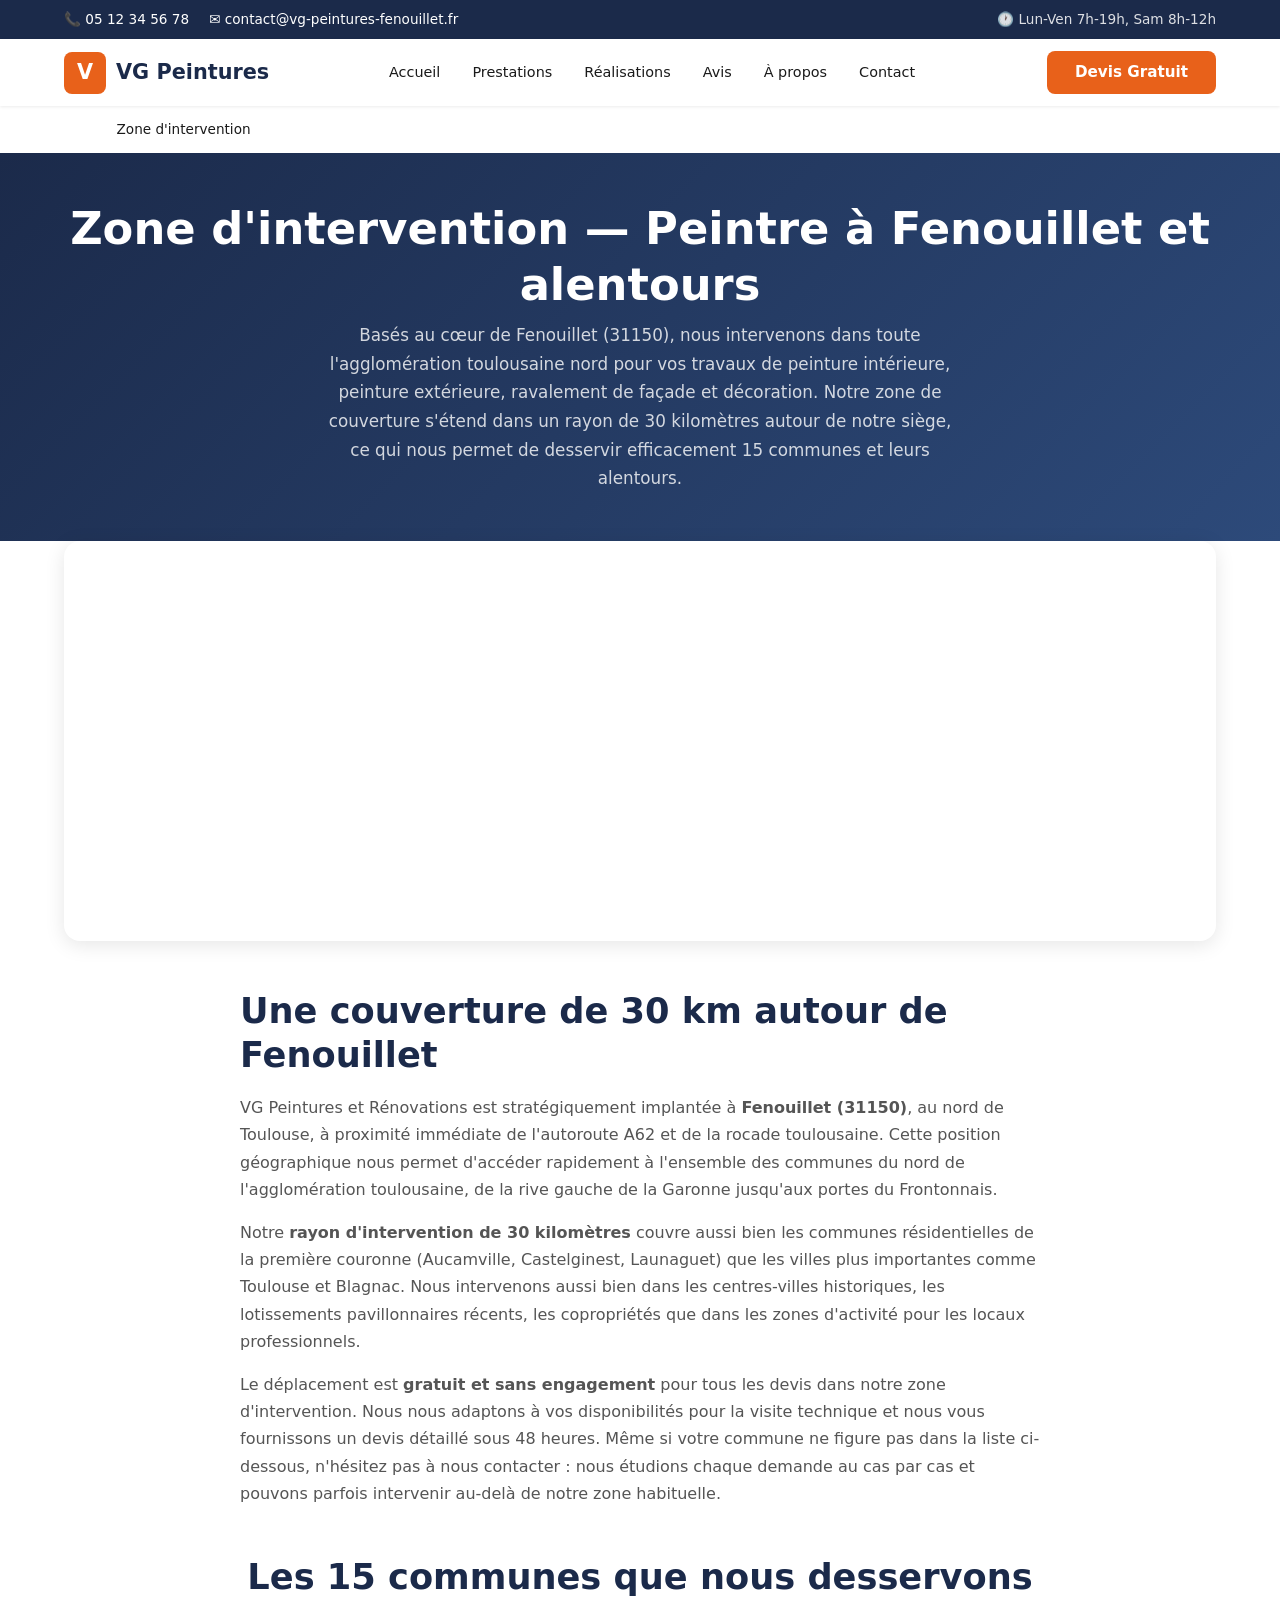
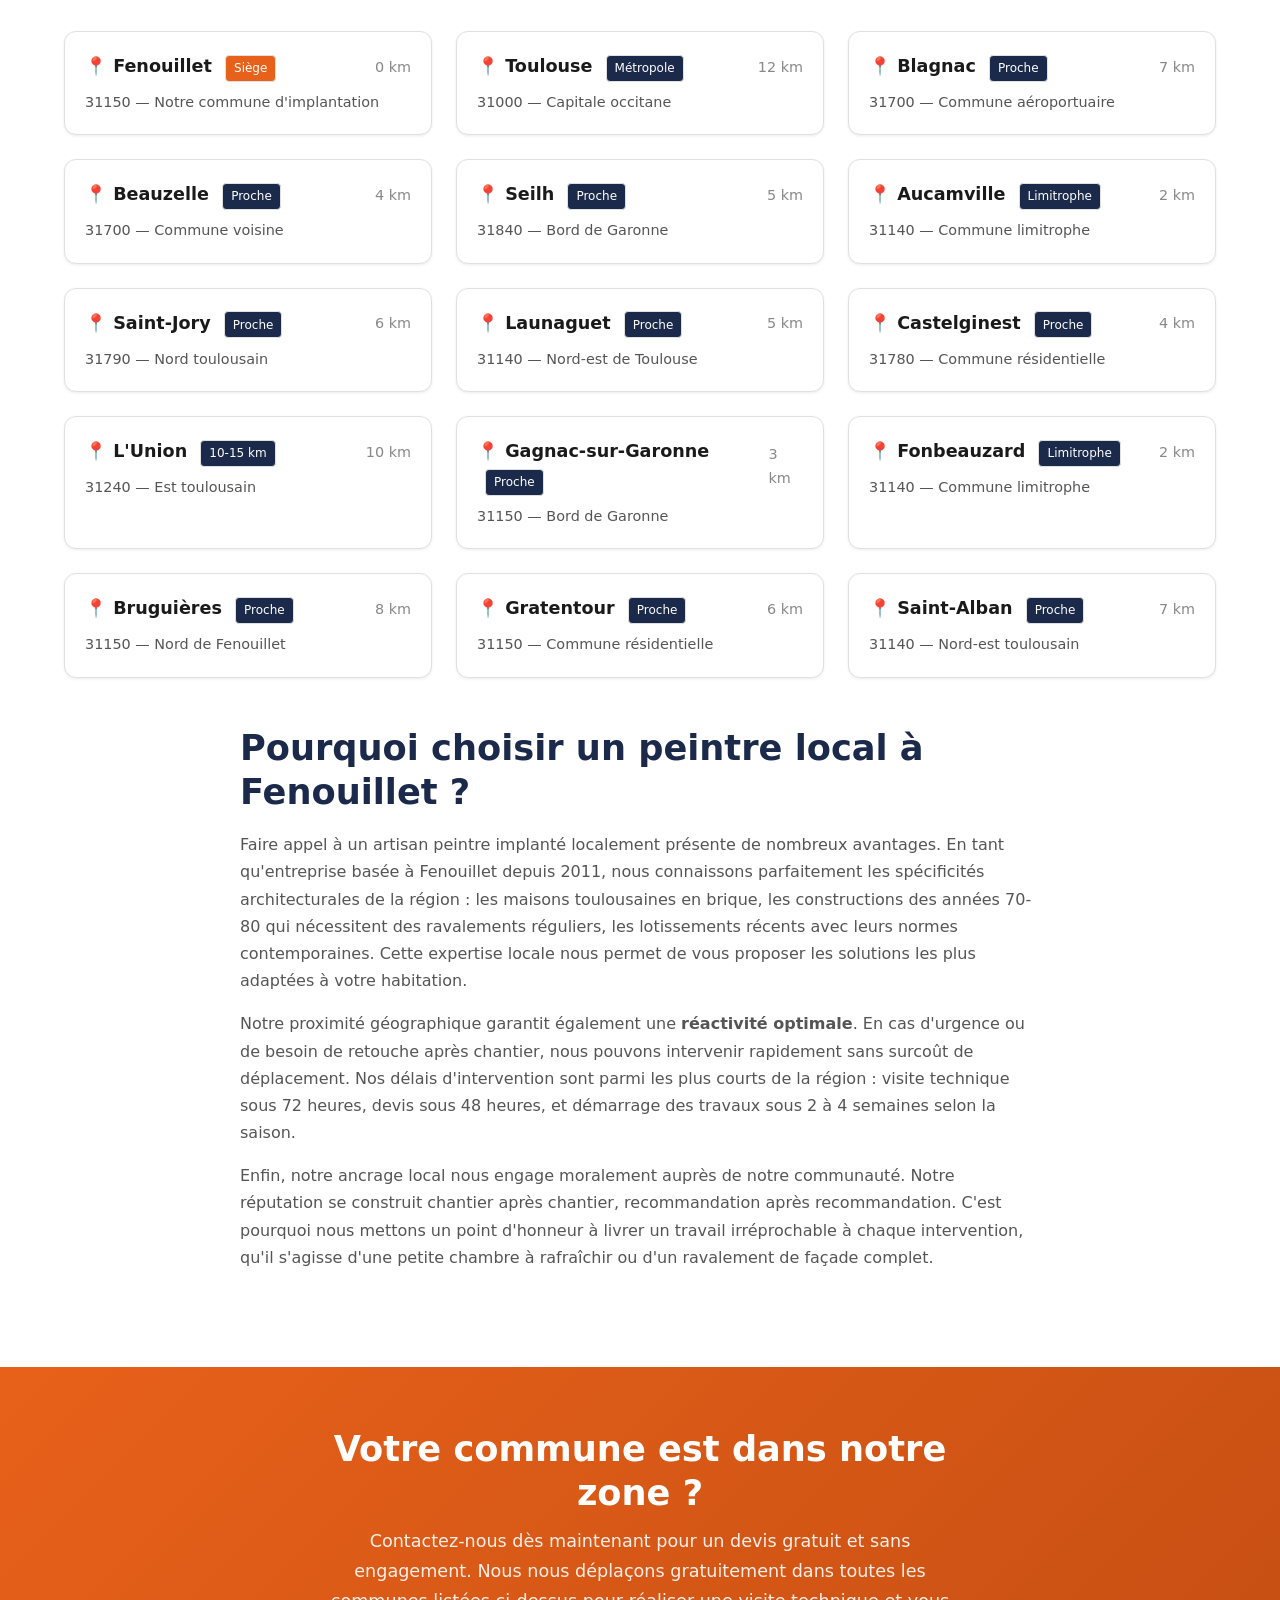
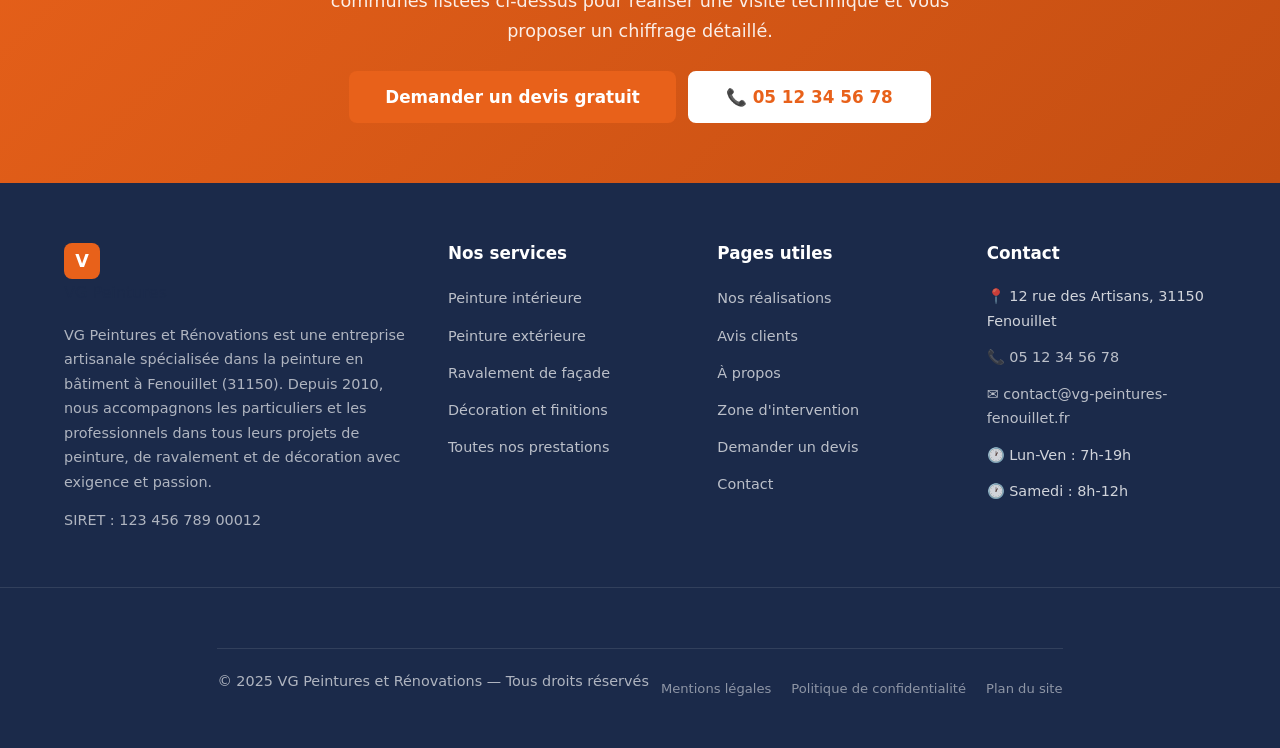
<file: zone-intervention.html>
<!DOCTYPE html>
<html lang="fr">
<head>
    <meta charset="UTF-8">
    <meta name="viewport" content="width=device-width, initial-scale=1.0">
    <title>Zone d'intervention — Peintre à Fenouillet et alentours | VG Peintures</title>
    <meta name="description" content="VG Peintures intervient à Fenouillet et dans un rayon de 30 km : Toulouse, Blagnac, Beauzelle, Seilh, Aucamville, Saint-Jory, Launaguet, Castelginest et plus.">
    <meta name="robots" content="index, follow">
    <link rel="canonical" href="https://www.vg-peintures-fenouillet.fr/zone-intervention.html">
    <meta property="og:title" content="Zone d'intervention — Peintre à Fenouillet et alentours">
    <meta property="og:description" content="VG Peintures intervient dans 15 communes autour de Fenouillet (31150). Découvrez notre zone de couverture de 30 km.">
    <meta property="og:type" content="website">
    <meta property="og:url" content="https://www.vg-peintures-fenouillet.fr/zone-intervention.html">
    <meta property="og:locale" content="fr_FR">
    <meta property="og:site_name" content="VG Peintures et Rénovations">
    <meta name="geo.region" content="FR-31">
    <meta name="geo.placename" content="Fenouillet">
    <meta name="geo.position" content="43.6741;1.3929">
    <link rel="stylesheet" href="css/style.css">

    <script type="application/ld+json">
    {
        "@context": "https://schema.org",
        "@type": "LocalBusiness",
        "@id": "https://www.vg-peintures-fenouillet.fr/#business",
        "name": "VG Peintures et Rénovations",
        "description": "Peintre en bâtiment à Fenouillet (31150). Intervention dans un rayon de 30 km autour de Fenouillet.",
        "url": "https://www.vg-peintures-fenouillet.fr/",
        "telephone": "+335****5678",
        "address": {
            "@type": "PostalAddress",
            "streetAddress": "12 rue des Artisans",
            "addressLocality": "Fenouillet",
            "postalCode": "31150",
            "addressRegion": "Occitanie",
            "addressCountry": "FR"
        },
        "geo": {
            "@type": "GeoCoordinates",
            "latitude": 43.6741,
            "longitude": 1.3929
        },
        "areaServed": {
            "@type": "GeoCircle",
            "geoMidpoint": {
                "@type": "GeoCoordinates",
                "latitude": 43.6741,
                "longitude": 1.3929
            },
            "geoRadius": "30000"
        }
    }
    </script>

    <script type="application/ld+json">
    {
        "@context": "https://schema.org",
        "@type": "BreadcrumbList",
        "itemListElement": [
            {
                "@type": "ListItem",
                "position": 1,
                "name": "Accueil",
                "item": "https://www.vg-peintures-fenouillet.fr/"
            },
            {
                "@type": "ListItem",
                "position": 2,
                "name": "Zone d'intervention",
                "item": "https://www.vg-peintures-fenouillet.fr/zone-intervention.html"
            }
        ]
    }
    </script>
</head>
<body>

    <!-- Top Bar -->
    <div class="top-bar">
        <div class="container top-bar-inner">
            <div class="top-bar-left">
                <a href="tel:+335****5678" class="top-bar-link">📞 05 12 34 56 78</a>
                <a href="mailto:contact@vg-peintures-fenouillet.fr" class="top-bar-link">✉️ contact@vg-peintures-fenouillet.fr</a>
            </div>
            <div class="top-bar-right">
                <span>🕐 Lun-Ven 7h-19h, Sam 8h-12h</span>
            </div>
        </div>
    </div>

    <!-- Header -->
    <header class="header" id="header">
        <div class="container header-inner">
            <a href="/" class="logo">
                <span class="logo-icon">V</span>
                <span class="logo-text">VG Peintures</span>
            </a>
            <nav class="nav" id="nav">
                <ul class="nav-list">
                    <li><a href="/" class="nav-link">Accueil</a></li>
                    <li><a href="/prestations.html" class="nav-link">Prestations</a></li>
                    <li><a href="/realisations.html" class="nav-link">Réalisations</a></li>
                    <li><a href="/avis.html" class="nav-link">Avis</a></li>
                    <li><a href="/a-propos.html" class="nav-link">À propos</a></li>
                    <li><a href="/contact.html" class="nav-link">Contact</a></li>
                </ul>
            </nav>
            <a href="/devis.html" class="btn btn-accent header-cta">Devis Gratuit</a>
            <button class="nav-toggle" id="nav-toggle" aria-label="Ouvrir le menu">
                <span></span>
                <span></span>
                <span></span>
            </button>
        </div>
    </header>

    <!-- Mobile Nav Overlay -->
    <div class="mobile-nav-overlay" id="mobile-nav-overlay">
        <div class="mobile-nav-header">
            <a href="/" class="logo">
                <span class="logo-icon">V</span>
                <span class="logo-text">VG Peintures</span>
            </a>
            <button class="mobile-nav-close" id="mobile-nav-close" aria-label="Fermer le menu">✕</button>
        </div>
        <ul class="mobile-nav-list">
            <li><a href="/" class="mobile-nav-link">Accueil</a></li>
            <li><a href="/prestations.html" class="mobile-nav-link">Prestations</a></li>
            <li><a href="/realisations.html" class="mobile-nav-link">Réalisations</a></li>
            <li><a href="/avis.html" class="mobile-nav-link">Avis</a></li>
            <li><a href="/a-propos.html" class="mobile-nav-link">À propos</a></li>
            <li><a href="/contact.html" class="mobile-nav-link">Contact</a></li>
        </ul>
        <a href="/devis.html" class="btn btn-accent mobile-nav-cta">Devis Gratuit</a>
    </div>

    <!-- Breadcrumbs -->
    <nav class="breadcrumbs" aria-label="Fil d'Ariane">
        <div class="container">
            <ol class="breadcrumbs-list">
                <li class="breadcrumbs-item"><a href="/">Accueil</a></li>
                <li class="breadcrumbs-item active">Zone d'intervention</li>
            </ol>
        </div>
    </nav>

    <!-- Page Header -->
    <section class="section page-header-section">
        <div class="container">
            <h1>Zone d'intervention — Peintre à Fenouillet et alentours</h1>
            <p class="section-subtitle">Basés au cœur de Fenouillet (31150), nous intervenons dans toute l'agglomération toulousaine nord pour vos travaux de peinture intérieure, peinture extérieure, ravalement de façade et décoration. Notre zone de couverture s'étend dans un rayon de 30 kilomètres autour de notre siège, ce qui nous permet de desservir efficacement 15 communes et leurs alentours.</p>
        </div>
    </section>

    <!-- Map Section -->
    <section class="section" style="padding-top: 0;">
        <div class="container">
            <div style="border-radius: 1rem; overflow: hidden; margin-bottom: 3rem; box-shadow: 0 4px 20px rgba(0,0,0,0.1);">
                <iframe
                    src="https://www.google.com/maps/embed?pb=!1m18!1m12!1m3!1d46200!2d1.35!3d43.67!2m3!1f0!2f0!3f0!3m2!1i1024!2i768!4f13.1!3m3!1m2!1s0x12aebb6f20c1b895%3A0x40665174813a580!2s31150%20Fenouillet!5e0!3m2!1sfr!2sfr!4v1"
                    width="100%"
                    height="450"
                    style="border:0; display: block;"
                    allowfullscreen=""
                    loading="lazy"
                    referrerpolicy="no-referrer-when-downgrade"
                    title="Carte zone d'intervention VG Peintures autour de Fenouillet 31150">
                </iframe>
            </div>

            <!-- Zone Description -->
            <div style="max-width: 800px; margin: 0 auto 3rem;">
                <h2>Une couverture de 30 km autour de Fenouillet</h2>
                <p>VG Peintures et Rénovations est stratégiquement implantée à <strong>Fenouillet (31150)</strong>, au nord de Toulouse, à proximité immédiate de l'autoroute A62 et de la rocade toulousaine. Cette position géographique nous permet d'accéder rapidement à l'ensemble des communes du nord de l'agglomération toulousaine, de la rive gauche de la Garonne jusqu'aux portes du Frontonnais.</p>
                <p>Notre <strong>rayon d'intervention de 30 kilomètres</strong> couvre aussi bien les communes résidentielles de la première couronne (Aucamville, Castelginest, Launaguet) que les villes plus importantes comme Toulouse et Blagnac. Nous intervenons aussi bien dans les centres-villes historiques, les lotissements pavillonnaires récents, les copropriétés que dans les zones d'activité pour les locaux professionnels.</p>
                <p>Le déplacement est <strong>gratuit et sans engagement</strong> pour tous les devis dans notre zone d'intervention. Nous nous adaptons à vos disponibilités pour la visite technique et nous vous fournissons un devis détaillé sous 48 heures. Même si votre commune ne figure pas dans la liste ci-dessous, n'hésitez pas à nous contacter : nous étudions chaque demande au cas par cas et pouvons parfois intervenir au-delà de notre zone habituelle.</p>
            </div>

            <!-- Cities Grid -->
            <h2 style="text-align: center; margin-bottom: 2rem;">Les 15 communes que nous desservons</h2>
            <div class="grid grid-3" style="margin-bottom: 3rem;">
                <a href="/peintre-fenouillet.html" class="card" style="padding: 1.25rem; text-decoration: none;">
                    <div style="display: flex; justify-content: space-between; align-items: center;">
                        <div>
                            <strong style="font-size: 1.1rem;">📍 Fenouillet</strong>
                            <span class="zone-tag" style="display: inline-block; background: var(--color-accent, #e8772e); color: white; padding: 0.15rem 0.5rem; border-radius: 0.25rem; font-size: 0.75rem; margin-left: 0.5rem;">Siège</span>
                        </div>
                        <span style="color: #888; font-size: 0.9rem;">0 km</span>
                    </div>
                    <p style="margin: 0.5rem 0 0; font-size: 0.9rem; color: #555;">31150 — Notre commune d'implantation</p>
                </a>
                <a href="/peintre-toulouse.html" class="card" style="padding: 1.25rem; text-decoration: none;">
                    <div style="display: flex; justify-content: space-between; align-items: center;">
                        <div>
                            <strong style="font-size: 1.1rem;">📍 Toulouse</strong>
                            <span class="zone-tag" style="display: inline-block; background: var(--color-primary, #1a2744); color: white; padding: 0.15rem 0.5rem; border-radius: 0.25rem; font-size: 0.75rem; margin-left: 0.5rem;">Métropole</span>
                        </div>
                        <span style="color: #888; font-size: 0.9rem;">12 km</span>
                    </div>
                    <p style="margin: 0.5rem 0 0; font-size: 0.9rem; color: #555;">31000 — Capitale occitane</p>
                </a>
                <a href="/peintre-blagnac.html" class="card" style="padding: 1.25rem; text-decoration: none;">
                    <div style="display: flex; justify-content: space-between; align-items: center;">
                        <div>
                            <strong style="font-size: 1.1rem;">📍 Blagnac</strong>
                            <span class="zone-tag" style="display: inline-block; background: var(--color-primary, #1a2744); color: white; padding: 0.15rem 0.5rem; border-radius: 0.25rem; font-size: 0.75rem; margin-left: 0.5rem;">Proche</span>
                        </div>
                        <span style="color: #888; font-size: 0.9rem;">7 km</span>
                    </div>
                    <p style="margin: 0.5rem 0 0; font-size: 0.9rem; color: #555;">31700 — Commune aéroportuaire</p>
                </a>
                <a href="/peintre-beauzelle.html" class="card" style="padding: 1.25rem; text-decoration: none;">
                    <div style="display: flex; justify-content: space-between; align-items: center;">
                        <div>
                            <strong style="font-size: 1.1rem;">📍 Beauzelle</strong>
                            <span class="zone-tag" style="display: inline-block; background: var(--color-primary, #1a2744); color: white; padding: 0.15rem 0.5rem; border-radius: 0.25rem; font-size: 0.75rem; margin-left: 0.5rem;">Proche</span>
                        </div>
                        <span style="color: #888; font-size: 0.9rem;">4 km</span>
                    </div>
                    <p style="margin: 0.5rem 0 0; font-size: 0.9rem; color: #555;">31700 — Commune voisine</p>
                </a>
                <a href="/peintre-seilh.html" class="card" style="padding: 1.25rem; text-decoration: none;">
                    <div style="display: flex; justify-content: space-between; align-items: center;">
                        <div>
                            <strong style="font-size: 1.1rem;">📍 Seilh</strong>
                            <span class="zone-tag" style="display: inline-block; background: var(--color-primary, #1a2744); color: white; padding: 0.15rem 0.5rem; border-radius: 0.25rem; font-size: 0.75rem; margin-left: 0.5rem;">Proche</span>
                        </div>
                        <span style="color: #888; font-size: 0.9rem;">5 km</span>
                    </div>
                    <p style="margin: 0.5rem 0 0; font-size: 0.9rem; color: #555;">31840 — Bord de Garonne</p>
                </a>
                <a href="/peintre-aucamville.html" class="card" style="padding: 1.25rem; text-decoration: none;">
                    <div style="display: flex; justify-content: space-between; align-items: center;">
                        <div>
                            <strong style="font-size: 1.1rem;">📍 Aucamville</strong>
                            <span class="zone-tag" style="display: inline-block; background: var(--color-primary, #1a2744); color: white; padding: 0.15rem 0.5rem; border-radius: 0.25rem; font-size: 0.75rem; margin-left: 0.5rem;">Limitrophe</span>
                        </div>
                        <span style="color: #888; font-size: 0.9rem;">2 km</span>
                    </div>
                    <p style="margin: 0.5rem 0 0; font-size: 0.9rem; color: #555;">31140 — Commune limitrophe</p>
                </a>
                <a href="/peintre-saint-jory.html" class="card" style="padding: 1.25rem; text-decoration: none;">
                    <div style="display: flex; justify-content: space-between; align-items: center;">
                        <div>
                            <strong style="font-size: 1.1rem;">📍 Saint-Jory</strong>
                            <span class="zone-tag" style="display: inline-block; background: var(--color-primary, #1a2744); color: white; padding: 0.15rem 0.5rem; border-radius: 0.25rem; font-size: 0.75rem; margin-left: 0.5rem;">Proche</span>
                        </div>
                        <span style="color: #888; font-size: 0.9rem;">6 km</span>
                    </div>
                    <p style="margin: 0.5rem 0 0; font-size: 0.9rem; color: #555;">31790 — Nord toulousain</p>
                </a>
                <a href="/peintre-launaguet.html" class="card" style="padding: 1.25rem; text-decoration: none;">
                    <div style="display: flex; justify-content: space-between; align-items: center;">
                        <div>
                            <strong style="font-size: 1.1rem;">📍 Launaguet</strong>
                            <span class="zone-tag" style="display: inline-block; background: var(--color-primary, #1a2744); color: white; padding: 0.15rem 0.5rem; border-radius: 0.25rem; font-size: 0.75rem; margin-left: 0.5rem;">Proche</span>
                        </div>
                        <span style="color: #888; font-size: 0.9rem;">5 km</span>
                    </div>
                    <p style="margin: 0.5rem 0 0; font-size: 0.9rem; color: #555;">31140 — Nord-est de Toulouse</p>
                </a>
                <a href="/peintre-castelginest.html" class="card" style="padding: 1.25rem; text-decoration: none;">
                    <div style="display: flex; justify-content: space-between; align-items: center;">
                        <div>
                            <strong style="font-size: 1.1rem;">📍 Castelginest</strong>
                            <span class="zone-tag" style="display: inline-block; background: var(--color-primary, #1a2744); color: white; padding: 0.15rem 0.5rem; border-radius: 0.25rem; font-size: 0.75rem; margin-left: 0.5rem;">Proche</span>
                        </div>
                        <span style="color: #888; font-size: 0.9rem;">4 km</span>
                    </div>
                    <p style="margin: 0.5rem 0 0; font-size: 0.9rem; color: #555;">31780 — Commune résidentielle</p>
                </a>
                <a href="/peintre-lunion.html" class="card" style="padding: 1.25rem; text-decoration: none;">
                    <div style="display: flex; justify-content: space-between; align-items: center;">
                        <div>
                            <strong style="font-size: 1.1rem;">📍 L'Union</strong>
                            <span class="zone-tag" style="display: inline-block; background: var(--color-primary, #1a2744); color: white; padding: 0.15rem 0.5rem; border-radius: 0.25rem; font-size: 0.75rem; margin-left: 0.5rem;">10-15 km</span>
                        </div>
                        <span style="color: #888; font-size: 0.9rem;">10 km</span>
                    </div>
                    <p style="margin: 0.5rem 0 0; font-size: 0.9rem; color: #555;">31240 — Est toulousain</p>
                </a>
                <a href="/peintre-gagnac-sur-garonne.html" class="card" style="padding: 1.25rem; text-decoration: none;">
                    <div style="display: flex; justify-content: space-between; align-items: center;">
                        <div>
                            <strong style="font-size: 1.1rem;">📍 Gagnac-sur-Garonne</strong>
                            <span class="zone-tag" style="display: inline-block; background: var(--color-primary, #1a2744); color: white; padding: 0.15rem 0.5rem; border-radius: 0.25rem; font-size: 0.75rem; margin-left: 0.5rem;">Proche</span>
                        </div>
                        <span style="color: #888; font-size: 0.9rem;">3 km</span>
                    </div>
                    <p style="margin: 0.5rem 0 0; font-size: 0.9rem; color: #555;">31150 — Bord de Garonne</p>
                </a>
                <a href="/peintre-fonbeauzard.html" class="card" style="padding: 1.25rem; text-decoration: none;">
                    <div style="display: flex; justify-content: space-between; align-items: center;">
                        <div>
                            <strong style="font-size: 1.1rem;">📍 Fonbeauzard</strong>
                            <span class="zone-tag" style="display: inline-block; background: var(--color-primary, #1a2744); color: white; padding: 0.15rem 0.5rem; border-radius: 0.25rem; font-size: 0.75rem; margin-left: 0.5rem;">Limitrophe</span>
                        </div>
                        <span style="color: #888; font-size: 0.9rem;">2 km</span>
                    </div>
                    <p style="margin: 0.5rem 0 0; font-size: 0.9rem; color: #555;">31140 — Commune limitrophe</p>
                </a>
                <a href="/peintre-bruguieres.html" class="card" style="padding: 1.25rem; text-decoration: none;">
                    <div style="display: flex; justify-content: space-between; align-items: center;">
                        <div>
                            <strong style="font-size: 1.1rem;">📍 Bruguières</strong>
                            <span class="zone-tag" style="display: inline-block; background: var(--color-primary, #1a2744); color: white; padding: 0.15rem 0.5rem; border-radius: 0.25rem; font-size: 0.75rem; margin-left: 0.5rem;">Proche</span>
                        </div>
                        <span style="color: #888; font-size: 0.9rem;">8 km</span>
                    </div>
                    <p style="margin: 0.5rem 0 0; font-size: 0.9rem; color: #555;">31150 — Nord de Fenouillet</p>
                </a>
                <a href="/peintre-gratentour.html" class="card" style="padding: 1.25rem; text-decoration: none;">
                    <div style="display: flex; justify-content: space-between; align-items: center;">
                        <div>
                            <strong style="font-size: 1.1rem;">📍 Gratentour</strong>
                            <span class="zone-tag" style="display: inline-block; background: var(--color-primary, #1a2744); color: white; padding: 0.15rem 0.5rem; border-radius: 0.25rem; font-size: 0.75rem; margin-left: 0.5rem;">Proche</span>
                        </div>
                        <span style="color: #888; font-size: 0.9rem;">6 km</span>
                    </div>
                    <p style="margin: 0.5rem 0 0; font-size: 0.9rem; color: #555;">31150 — Commune résidentielle</p>
                </a>
                <a href="/peintre-saint-alban.html" class="card" style="padding: 1.25rem; text-decoration: none;">
                    <div style="display: flex; justify-content: space-between; align-items: center;">
                        <div>
                            <strong style="font-size: 1.1rem;">📍 Saint-Alban</strong>
                            <span class="zone-tag" style="display: inline-block; background: var(--color-primary, #1a2744); color: white; padding: 0.15rem 0.5rem; border-radius: 0.25rem; font-size: 0.75rem; margin-left: 0.5rem;">Proche</span>
                        </div>
                        <span style="color: #888; font-size: 0.9rem;">7 km</span>
                    </div>
                    <p style="margin: 0.5rem 0 0; font-size: 0.9rem; color: #555;">31140 — Nord-est toulousain</p>
                </a>
            </div>

            <!-- Additional text for SEO -->
            <div style="max-width: 800px; margin: 0 auto;">
                <h2>Pourquoi choisir un peintre local à Fenouillet ?</h2>
                <p>Faire appel à un artisan peintre implanté localement présente de nombreux avantages. En tant qu'entreprise basée à Fenouillet depuis 2011, nous connaissons parfaitement les spécificités architecturales de la région : les maisons toulousaines en brique, les constructions des années 70-80 qui nécessitent des ravalements réguliers, les lotissements récents avec leurs normes contemporaines. Cette expertise locale nous permet de vous proposer les solutions les plus adaptées à votre habitation.</p>
                <p>Notre proximité géographique garantit également une <strong>réactivité optimale</strong>. En cas d'urgence ou de besoin de retouche après chantier, nous pouvons intervenir rapidement sans surcoût de déplacement. Nos délais d'intervention sont parmi les plus courts de la région : visite technique sous 72 heures, devis sous 48 heures, et démarrage des travaux sous 2 à 4 semaines selon la saison.</p>
                <p>Enfin, notre ancrage local nous engage moralement auprès de notre communauté. Notre réputation se construit chantier après chantier, recommandation après recommandation. C'est pourquoi nous mettons un point d'honneur à livrer un travail irréprochable à chaque intervention, qu'il s'agisse d'une petite chambre à rafraîchir ou d'un ravalement de façade complet.</p>
            </div>
        </div>
    </section>

    <!-- CTA Banner -->
    <section class="cta-banner">
        <div class="container cta-banner-inner">
            <h2>Votre commune est dans notre zone ?</h2>
            <p>Contactez-nous dès maintenant pour un devis gratuit et sans engagement. Nous nous déplaçons gratuitement dans toutes les communes listées ci-dessus pour réaliser une visite technique et vous proposer un chiffrage détaillé.</p>
            <div class="cta-banner-buttons">
                <a href="/devis.html" class="btn btn-accent btn-lg">Demander un devis gratuit</a>
                <a href="tel:+335****5678" class="btn btn-white btn-lg">📞 05 12 34 56 78</a>
            </div>
        </div>
    </section>

    <!-- Footer -->
    <footer class="footer">
        <div class="container">
            <div class="footer-grid">
                <div class="footer-col">
                    <div class="footer-logo">
                        <span class="logo-icon">V</span>
                        <span class="logo-text">VG Peintures</span>
                    </div>
                    <p>VG Peintures et Rénovations est une entreprise artisanale spécialisée dans la peinture en bâtiment à Fenouillet (31150). Depuis 2010, nous accompagnons les particuliers et les professionnels dans tous leurs projets de peinture, de ravalement et de décoration avec exigence et passion.</p>
                    <p class="footer-siret">SIRET : 123 456 789 00012</p>
                </div>
                <div class="footer-col">
                    <h4>Nos services</h4>
                    <ul class="footer-links">
                        <li><a href="/peinture-interieure.html">Peinture intérieure</a></li>
                        <li><a href="/peinture-exterieure.html">Peinture extérieure</a></li>
                        <li><a href="/ravalement-facade.html">Ravalement de façade</a></li>
                        <li><a href="/decoration-finitions.html">Décoration et finitions</a></li>
                        <li><a href="/prestations.html">Toutes nos prestations</a></li>
                    </ul>
                </div>
                <div class="footer-col">
                    <h4>Pages utiles</h4>
                    <ul class="footer-links">
                        <li><a href="/realisations.html">Nos réalisations</a></li>
                        <li><a href="/avis.html">Avis clients</a></li>
                        <li><a href="/a-propos.html">À propos</a></li>
                        <li><a href="/zone-intervention.html">Zone d'intervention</a></li>
                        <li><a href="/devis.html">Demander un devis</a></li>
                        <li><a href="/contact.html">Contact</a></li>
                    </ul>
                </div>
                <div class="footer-col">
                    <h4>Contact</h4>
                    <ul class="footer-contact">
                        <li>📍 12 rue des Artisans, 31150 Fenouillet</li>
                        <li><a href="tel:+335****5678">📞 05 12 34 56 78</a></li>
                        <li><a href="mailto:contact@vg-peintures-fenouillet.fr">✉️ contact@vg-peintures-fenouillet.fr</a></li>
                        <li>🕐 Lun-Ven : 7h-19h</li>
                        <li>🕐 Samedi : 8h-12h</li>
                    </ul>
                </div>
            </div>
        </div>
        <div class="footer-bottom">
            <div class="container footer-bottom-inner">
                <p>© 2025 VG Peintures et Rénovations — Tous droits réservés</p>
                <div class="footer-legal">
                    <a href="/mentions-legales.html">Mentions légales</a>
                    <a href="/politique-confidentialite.html">Politique de confidentialité</a>
                    <a href="/plan-du-site.html">Plan du site</a>
                </div>
            </div>
        </div>
    </footer>

    <!-- Mobile Sticky Bar -->
    <div class="mobile-sticky-bar">
        <a href="tel:+335****5678" class="mobile-sticky-btn mobile-sticky-phone">📞 Appeler</a>
        <a href="/devis.html" class="mobile-sticky-btn mobile-sticky-devis">Devis Gratuit</a>
    </div>

    <script src="js/main.js"></script>
</body>
</html>
</file>
<file: css/style.css>
/* ============================================
   ATLINKER Template 02 — "Pro Artisan Clean"
   Fond blanc, design pro, confiance, conversion
   Covers ALL classes used across all HTML pages
   ============================================ */

/* --- Reset & Base --- */
*, *::before, *::after { box-sizing: border-box; margin: 0; padding: 0; }
html { scroll-behavior: smooth; font-size: 16px; }
body {
  font-family: 'Segoe UI', system-ui, -apple-system, sans-serif;
  color: #1a1a1a;
  background: #ffffff;
  line-height: 1.7;
  -webkit-font-smoothing: antialiased;
}
img { max-width: 100%; height: auto; display: block; }
a { color: inherit; text-decoration: none; }
ul { list-style: none; }
.container { max-width: 1200px; margin: 0 auto; padding: 0 24px; }

/* --- CSS Variables --- */
:root {
  --color-primary: #1b2a4a;
  --color-accent: #e8611a;
  --color-accent-hover: #d45515;
  --color-text: #1a1a1a;
  --color-text-light: #555;
  --color-bg: #ffffff;
  --color-bg-light: #f8f9fa;
  --color-border: #e0e0e0;
  --color-star: #f4b400;
  --shadow-sm: 0 1px 3px rgba(0,0,0,.08);
  --shadow-md: 0 4px 12px rgba(0,0,0,.1);
  --shadow-lg: 0 8px 30px rgba(0,0,0,.12);
  --radius: 8px;
  --radius-lg: 12px;
  --transition: .25s ease;
}

/* --- Utilities --- */
.sr-only { position: absolute; width: 1px; height: 1px; overflow: hidden; clip: rect(0,0,0,0); }
.text-center { text-align: center; }
.accent { color: var(--color-accent); }
.bg-light { background: var(--color-bg-light); }

/* --- Typography --- */
h1, h2, h3, h4, h5, h6 { font-weight: 700; line-height: 1.25; color: var(--color-primary); }
h1 { font-size: clamp(1.8rem, 4vw, 2.8rem); margin-bottom: .5em; }
h2 { font-size: clamp(1.5rem, 3vw, 2.2rem); margin-bottom: .5em; }
h3 { font-size: clamp(1.2rem, 2.5vw, 1.5rem); margin-bottom: .4em; }
h4 { font-size: 1.1rem; margin-bottom: .3em; }
p { margin-bottom: 1em; color: var(--color-text-light); }

.section-title { text-align: center; margin-bottom: 1rem; }
.section-subtitle {
  text-align: center; color: var(--color-text-light);
  max-width: 640px; margin: 0 auto 3rem; font-size: 1.05rem;
}
.section-header { text-align: center; margin-bottom: 2.5rem; }
.section-footer { text-align: center; margin-top: 2.5rem; }

/* --- Buttons --- */
.btn {
  display: inline-flex; align-items: center; gap: 8px;
  padding: 14px 28px; font-size: .95rem; font-weight: 600;
  border: none; border-radius: var(--radius); cursor: pointer;
  transition: all var(--transition); text-decoration: none; line-height: 1;
}
.btn-primary, .btn-accent {
  background: var(--color-accent); color: #fff;
}
.btn-primary:hover, .btn-accent:hover {
  background: var(--color-accent-hover); transform: translateY(-1px); box-shadow: var(--shadow-md);
}
.btn-secondary, .btn-white {
  background: #fff; color: var(--color-primary); border: 2px solid #fff;
}
.btn-secondary:hover, .btn-white:hover { background: rgba(255,255,255,.9); }
.btn-outline {
  background: transparent; color: var(--color-accent); border: 2px solid var(--color-accent);
}
.btn-outline:hover { background: var(--color-accent); color: #fff; }
.btn-phone { background: var(--color-primary); color: #fff; }
.btn-phone:hover { opacity: .9; }
.btn-sm { padding: 10px 20px; font-size: .85rem; }
.btn-lg { padding: 16px 36px; font-size: 1.05rem; }

/* --- Top Bar --- */
.top-bar {
  background: var(--color-primary); color: rgba(255,255,255,.85);
  font-size: .85rem; padding: 8px 0;
}
.top-bar .container, .top-bar-inner {
  display: flex; justify-content: space-between;
  align-items: center; flex-wrap: wrap; gap: 8px;
}
.top-bar a, .top-bar-link { color: #fff; font-weight: 500; text-decoration: none; }
.top-bar a:hover, .top-bar-link:hover { text-decoration: underline; }
.top-bar-left { display: flex; gap: 20px; align-items: center; flex-wrap: wrap; }
.top-bar-right { display: flex; gap: 16px; align-items: center; }
.top-bar-right .stars { color: var(--color-star); }

/* --- Header / Nav --- */
.header {
  background: #fff; box-shadow: var(--shadow-sm);
  position: sticky; top: 0; z-index: 100;
}
.header.scrolled { box-shadow: var(--shadow-md); }
.header .container, .header-inner {
  display: flex; justify-content: space-between;
  align-items: center; padding-top: 12px; padding-bottom: 12px;
}
/* If header-inner is inside container, inherit layout */
.header .container .header-inner {
  display: flex; justify-content: space-between;
  align-items: center; width: 100%;
}

.logo {
  display: flex; align-items: center; gap: 10px;
  font-size: 1.3rem; font-weight: 800; color: var(--color-primary);
  text-decoration: none;
}
.logo-icon {
  width: 42px; height: 42px; background: var(--color-accent);
  color: #fff; border-radius: var(--radius);
  display: flex; align-items: center; justify-content: center;
  font-size: 1.3rem; font-weight: 800;
}
.logo-text { color: var(--color-primary); }
.footer-logo { margin-bottom: 16px; }
.footer-logo .logo-icon { width: 36px; height: 36px; font-size: 1.1rem; }

/* Nav — supports both .nav-links and .nav > .nav-list */
.nav-links, .nav-list, .nav {
  display: flex; gap: 4px; align-items: center; list-style: none;
  padding: 0; margin: 0;
}
.nav { display: flex; }
.nav-links a, .nav-list a, .nav-link {
  padding: 8px 14px; font-size: .9rem; font-weight: 500;
  color: var(--color-text); border-radius: var(--radius);
  transition: all var(--transition); text-decoration: none;
  display: inline-block;
}
.nav-links a:hover, .nav-links a.active,
.nav-list a:hover, .nav-list a.active,
.nav-link:hover, .nav-link.active {
  background: var(--color-bg-light); color: var(--color-accent);
}
.nav-cta, .header-cta { margin-left: 12px; }

/* Hamburger / nav-toggle */
.hamburger, .nav-toggle {
  display: none; flex-direction: column; gap: 5px;
  cursor: pointer; padding: 8px; background: none; border: none;
}
.hamburger span, .nav-toggle span {
  width: 24px; height: 2.5px; background: var(--color-primary);
  border-radius: 2px; transition: all .3s; display: block;
}

/* Mobile nav — supports both .mobile-nav and .mobile-nav-overlay */
.mobile-nav, .mobile-nav-overlay {
  display: none; position: fixed; inset: 0;
  background: #fff; z-index: 200;
  flex-direction: column; padding: 0; overflow-y: auto;
}
.mobile-nav.open, .mobile-nav-overlay.open { display: flex; }

.mobile-nav-header {
  display: flex; justify-content: space-between;
  align-items: center; padding: 16px 24px;
  border-bottom: 1px solid var(--color-border);
}
.mobile-close, .mobile-nav-close {
  font-size: 1.8rem; background: none; border: none;
  cursor: pointer; color: var(--color-primary); padding: 8px;
}

.mobile-nav a, .mobile-nav-link {
  padding: 16px 24px; font-size: 1.1rem; font-weight: 600;
  color: var(--color-primary);
  border-bottom: 1px solid var(--color-border);
  text-decoration: none; display: block;
}
.mobile-nav-list { padding: 0; margin: 0; list-style: none; }
.mobile-nav-list li { list-style: none; }
.mobile-nav-cta {
  margin: 20px 24px; text-align: center; justify-content: center;
  display: inline-flex;
}

/* --- Hero Section --- */
.hero {
  position: relative;
  background: linear-gradient(135deg, var(--color-primary) 0%, #2d4a7a 100%);
  color: #fff; padding: 80px 0 60px; overflow: hidden;
}
.hero::after {
  content: ''; position: absolute; bottom: -2px; left: 0; right: 0;
  height: 60px; background: #fff;
  clip-path: polygon(0 100%, 100% 100%, 100% 0);
}
.hero .container, .hero-inner {
  display: grid; grid-template-columns: 1fr 1fr;
  gap: 48px; align-items: center; position: relative; z-index: 1;
}
.hero-content { max-width: 560px; }
.hero-badge {
  display: inline-flex; align-items: center; gap: 6px;
  background: rgba(255,255,255,.15); padding: 6px 14px;
  border-radius: 50px; font-size: .85rem; margin-bottom: 20px;
}
.hero h1 { color: #fff; font-size: clamp(2rem, 4.5vw, 3rem); margin-bottom: 16px; }
.hero p, .hero-text { color: rgba(255,255,255,.85); font-size: 1.1rem; margin-bottom: 28px; }
.hero-ctas { display: flex; gap: 12px; flex-wrap: wrap; margin-bottom: 32px; }
.hero-trust { display: flex; gap: 24px; flex-wrap: wrap; }
.trust-item {
  display: flex; align-items: center; gap: 8px;
  font-size: .9rem; color: rgba(255,255,255,.8);
}
.trust-item strong { color: #fff; font-size: 1.1rem; }
.trust-icon { font-size: 1.3rem; }
.hero-image, .hero-image-placeholder {
  position: relative; border-radius: var(--radius-lg);
  overflow: hidden; box-shadow: var(--shadow-lg);
  aspect-ratio: 4/3; background: rgba(255,255,255,.1);
}
.hero-image img { width: 100%; height: 100%; object-fit: cover; }

/* Image placeholder (used throughout) */
.image-placeholder {
  width: 100%; height: 100%; min-height: 200px;
  display: flex; flex-direction: column;
  align-items: center; justify-content: center;
  background: var(--color-bg-light); color: #ccc;
  border-radius: var(--radius-lg);
}
.placeholder-icon { font-size: 3rem; margin-bottom: 8px; }
.placeholder-text { font-size: .85rem; color: #bbb; }

/* --- Sections --- */
section, .section { padding: 80px 0; }

/* --- Grid System --- */
.grid { display: grid; gap: 24px; }
.grid-2 { grid-template-columns: repeat(2, 1fr); }
.grid-3 { grid-template-columns: repeat(3, 1fr); }
.grid-4 { grid-template-columns: repeat(auto-fit, minmax(260px, 1fr)); }

/* --- Cards (generic) --- */
.card {
  background: #fff; border-radius: var(--radius-lg);
  box-shadow: var(--shadow-sm); border: 1px solid var(--color-border);
  overflow: hidden; transition: all var(--transition);
}
.card:hover { transform: translateY(-3px); box-shadow: var(--shadow-md); }
.card-image {
  aspect-ratio: 16/10; background: var(--color-bg-light);
  display: flex; align-items: center; justify-content: center;
  color: #ccc; font-size: 3rem; overflow: hidden;
}
.card-image img { width: 100%; height: 100%; object-fit: cover; }
.card-icon {
  width: 64px; height: 64px; background: rgba(232, 97, 26, .1);
  color: var(--color-accent); border-radius: 50%;
  display: flex; align-items: center; justify-content: center;
  font-size: 1.8rem; margin: 0 auto 16px;
}
.card-body { padding: 24px; }
.card-meta {
  display: flex; gap: 16px; margin-top: 8px;
  font-size: .85rem; color: var(--color-text-light);
}
.card-link {
  color: var(--color-accent); font-weight: 600;
  font-size: .9rem; display: inline-block; margin-top: 8px;
}
.card-link:hover { text-decoration: underline; }

/* --- Services --- */
.services-grid {
  display: grid; grid-template-columns: repeat(auto-fit, minmax(260px, 1fr)); gap: 24px;
}
.service-card {
  background: #fff; border-radius: var(--radius-lg);
  padding: 32px 24px; box-shadow: var(--shadow-sm);
  border: 1px solid var(--color-border);
  transition: all var(--transition); text-align: center;
}
.service-card:hover {
  transform: translateY(-4px); box-shadow: var(--shadow-md);
  border-color: var(--color-accent);
}
.service-icon {
  width: 64px; height: 64px; background: rgba(232, 97, 26, .1);
  color: var(--color-accent); border-radius: 50%;
  display: flex; align-items: center; justify-content: center;
  font-size: 1.8rem; margin: 0 auto 16px;
}
.service-card h3 { font-size: 1.15rem; margin-bottom: 10px; }
.service-card p { font-size: .92rem; margin-bottom: 14px; }
.service-card a { color: var(--color-accent); font-weight: 600; font-size: .9rem; }

/* --- Stats Bar --- */
.stats, .stats-bar {
  background: var(--color-primary); color: #fff; padding: 48px 0;
}
.stats-grid {
  display: grid; grid-template-columns: repeat(4, 1fr);
  gap: 32px; text-align: center;
}
.stat-item .stat-number {
  font-size: 2.5rem; font-weight: 800;
  color: var(--color-accent); display: block;
}
.stat-item .stat-label {
  font-size: .95rem; color: rgba(255,255,255,.7); margin-top: 4px;
}

/* --- Realisations --- */
.realisations-grid, .realisations .grid {
  display: grid; grid-template-columns: repeat(auto-fit, minmax(300px, 1fr)); gap: 24px;
}
.realisation-card {
  border-radius: var(--radius-lg); overflow: hidden;
  box-shadow: var(--shadow-sm); border: 1px solid var(--color-border);
  background: #fff; transition: all var(--transition);
}
.realisation-card:hover { transform: translateY(-3px); box-shadow: var(--shadow-md); }

/* Filter buttons */
.filter-buttons {
  display: flex; gap: 8px; justify-content: center;
  flex-wrap: wrap; margin-bottom: 2rem;
}
.filter-buttons .btn { padding: 8px 20px; font-size: .85rem; }

/* --- Avis / Reviews --- */
.reviews-header, .rating-summary {
  display: flex; align-items: center; justify-content: center;
  gap: 16px; margin-bottom: 2rem;
}
.rating-score, .reviews-score {
  font-size: 3rem; font-weight: 800; color: var(--color-primary);
}
.rating-stars, .reviews-stars, .review-stars, .stars {
  color: var(--color-star); font-size: 1.3rem;
}
.rating-details, .reviews-count {
  color: var(--color-text-light); font-size: .95rem;
}
.reviews-grid {
  display: grid; grid-template-columns: repeat(auto-fit, minmax(300px, 1fr));
  gap: 24px; margin-top: 2rem;
}
.review-card {
  background: #fff; border-radius: var(--radius-lg);
  padding: 28px; box-shadow: var(--shadow-sm);
  border: 1px solid var(--color-border);
}
.review-card-header, .review-header {
  display: flex; align-items: center; gap: 12px; margin-bottom: 12px;
}
.review-avatar {
  width: 44px; height: 44px; border-radius: 50%;
  background: var(--color-bg-light);
  display: flex; align-items: center; justify-content: center;
  font-weight: 700; color: var(--color-primary); font-size: 1.1rem;
  flex-shrink: 0;
}
.review-name, .review-info strong {
  font-weight: 600; color: var(--color-primary);
}
.review-date { font-size: .8rem; color: var(--color-text-light); }
.review-info { line-height: 1.4; }
.review-stars { color: var(--color-star); margin-bottom: 8px; font-size: 1rem; }
.review-text { font-size: .93rem; color: var(--color-text-light); font-style: italic; }
.google-badge {
  display: inline-flex; align-items: center; gap: 6px;
  font-size: .8rem; color: var(--color-text-light); margin-top: 10px;
}

/* --- CTA Banner --- */
.cta-banner, .cta-final {
  background: linear-gradient(135deg, var(--color-accent) 0%, #c44e12 100%);
  color: #fff; padding: 60px 0; text-align: center;
}
.cta-banner h2, .cta-final h2 { color: #fff; margin-bottom: 12px; }
.cta-banner p, .cta-final p { color: rgba(255,255,255,.9); margin-bottom: 24px; font-size: 1.1rem; }
.cta-banner-inner { max-width: 700px; margin: 0 auto; }
.cta-banner-buttons, .cta-banner .hero-ctas {
  display: flex; gap: 12px; justify-content: center; flex-wrap: wrap;
}
.cta-banner .btn-white, .cta-final .btn-white {
  background: #fff; color: var(--color-accent);
}
.cta-banner .btn-white:hover { background: rgba(255,255,255,.9); }

/* --- Page Header (internal pages) --- */
.page-header, .page-header-section {
  background: linear-gradient(135deg, var(--color-primary) 0%, #2d4a7a 100%);
  color: #fff; padding: 48px 0; text-align: center;
}
.page-header h1, .page-header-section h1 { color: #fff; margin-bottom: 8px; }
.page-header p, .page-header-section p { color: rgba(255,255,255,.8); margin-bottom: 0; }

/* --- Breadcrumbs (both formats) --- */
.breadcrumb, .breadcrumbs {
  padding: 12px 0; font-size: .85rem;
}
.breadcrumbs-list {
  display: flex; gap: 4px; align-items: center;
  list-style: none; padding: 0; margin: 0;
}
.breadcrumb a, .breadcrumbs a { color: rgba(255,255,255,.7); text-decoration: none; }
.breadcrumb a:hover, .breadcrumbs a:hover { color: #fff; text-decoration: underline; }
.breadcrumb span, .breadcrumbs-item::before {
  color: rgba(255,255,255,.5); margin: 0 8px;
}
/* When breadcrumb is inside page-header */
.page-header .breadcrumb, .page-header-section .breadcrumb,
.page-header .breadcrumbs { margin-top: 12px; }
.page-header .breadcrumb a { color: rgba(255,255,255,.7); }

/* --- About --- */
.about-split {
  display: grid; grid-template-columns: 1fr 1fr;
  gap: 48px; align-items: center;
}
.about-image {
  border-radius: var(--radius-lg); overflow: hidden;
  aspect-ratio: 4/3; background: var(--color-bg-light);
  box-shadow: var(--shadow-md);
}
.about-image img { width: 100%; height: 100%; object-fit: cover; }
.about-list { margin: 20px 0; padding: 0; }
.about-list li {
  padding: 8px 0 8px 28px; position: relative;
  font-size: .95rem; color: var(--color-text-light); list-style: none;
}
.about-list li::before {
  content: '✓'; position: absolute; left: 0;
  color: var(--color-accent); font-weight: 700;
}

/* --- Zone --- */
.zone-grid, .city-tags {
  display: grid; grid-template-columns: repeat(auto-fit, minmax(160px, 1fr)); gap: 12px;
}
.zone-tag, .city-tag {
  background: var(--color-bg-light); padding: 10px 16px;
  border-radius: var(--radius); font-size: .9rem; font-weight: 500;
  text-align: center; border: 1px solid var(--color-border);
  transition: all var(--transition); text-decoration: none; color: var(--color-text);
}
.zone-tag:hover, .city-tag:hover {
  border-color: var(--color-accent); color: var(--color-accent);
}
.zone-content { margin-bottom: 2rem; }
.zone-intervention { padding: 80px 0; }

/* --- Map --- */
.map-section iframe, section iframe {
  width: 100%; height: 400px; border: none;
  border-radius: var(--radius-lg); box-shadow: var(--shadow-sm);
}

/* --- FAQ --- */
.faq-list, .faq { max-width: 800px; margin: 0 auto; }
.faq-item {
  border: 1px solid var(--color-border); border-radius: var(--radius);
  margin-bottom: 12px; overflow: hidden; background: #fff;
}
.faq-question {
  width: 100%; padding: 18px 24px; font-size: 1rem; font-weight: 600;
  color: var(--color-primary); background: none; border: none;
  text-align: left; cursor: pointer;
  display: flex; justify-content: space-between; align-items: center;
  transition: background var(--transition);
}
.faq-question:hover { background: var(--color-bg-light); }
.faq-icon { color: var(--color-accent); font-size: 1.2rem; flex-shrink: 0; margin-left: 12px; }
.faq-question::after { content: '+'; font-size: 1.4rem; color: var(--color-accent); transition: transform .3s; }
/* If faq-icon is used, hide the pseudo-element */
.faq-question:has(.faq-icon)::after { display: none; }
.faq-item.open .faq-question::after { content: '−'; }
.faq-answer {
  max-height: 0; overflow: hidden; transition: max-height .3s ease; padding: 0 24px;
}
.faq-item.open .faq-answer { max-height: 500px; padding: 0 24px 18px; }
.faq-answer p { font-size: .93rem; }

/* --- Forms --- */
.form-group { margin-bottom: 20px; }
.form-group label {
  display: block; font-weight: 600; margin-bottom: 6px;
  font-size: .9rem; color: var(--color-primary);
}
.form-group input, .form-group select, .form-group textarea,
.form-control {
  width: 100%; padding: 12px 16px; font-size: 1rem;
  border: 1.5px solid var(--color-border); border-radius: var(--radius);
  background: #fff; transition: border-color var(--transition);
  font-family: inherit;
}
.form-group input:focus, .form-group select:focus,
.form-group textarea:focus, .form-control:focus {
  outline: none; border-color: var(--color-accent);
  box-shadow: 0 0 0 3px rgba(232,97,26,.1);
}
.form-group textarea { resize: vertical; min-height: 120px; }
.form-row, .grid-2 { display: grid; grid-template-columns: 1fr 1fr; gap: 16px; }
.contact-form { max-width: 600px; }

/* Multi-step form (devis) */
.devis-form { max-width: 700px; margin: 0 auto; }
.progress-bar {
  height: 6px; background: var(--color-border);
  border-radius: 3px; margin-bottom: 2rem; overflow: hidden;
}
.progress-fill {
  height: 100%; background: var(--color-accent);
  border-radius: 3px; transition: width .3s;
  width: 33%;
}
.step-indicators {
  display: flex; justify-content: center; gap: 24px; margin-bottom: 2rem;
}
.step-indicator {
  display: flex; align-items: center; gap: 8px;
  font-size: .9rem; color: var(--color-text-light);
}
.step-indicator.active { color: var(--color-accent); font-weight: 600; }
.form-step { display: none; }
.form-step:first-child { display: block; }
.btn-next, .btn-prev {
  display: inline-flex; align-items: center; gap: 8px;
  padding: 12px 24px; font-size: .95rem; font-weight: 600;
  border: none; border-radius: var(--radius); cursor: pointer;
  transition: all var(--transition);
}
.btn-next { background: var(--color-accent); color: #fff; }
.btn-next:hover { background: var(--color-accent-hover); }
.btn-prev { background: var(--color-bg-light); color: var(--color-text); border: 1px solid var(--color-border); }

/* --- Tarifs --- */
.tarifs-grid {
  display: grid; grid-template-columns: repeat(auto-fit, minmax(280px, 1fr)); gap: 24px;
}
.tarif-card {
  background: #fff; border-radius: var(--radius-lg);
  padding: 32px; box-shadow: var(--shadow-sm);
  border: 1px solid var(--color-border); text-align: center;
}
.tarif-card.featured {
  border-color: var(--color-accent); box-shadow: var(--shadow-md);
  position: relative;
}
.tarif-card.featured::before {
  content: 'Populaire'; position: absolute; top: -12px;
  left: 50%; transform: translateX(-50%);
  background: var(--color-accent); color: #fff;
  padding: 4px 16px; border-radius: 50px; font-size: .8rem; font-weight: 600;
}
.tarif-price {
  font-size: 2rem; font-weight: 800; color: var(--color-primary); margin: 16px 0;
}
.tarif-price small { font-size: .9rem; font-weight: 400; color: var(--color-text-light); }
.tarif-features { text-align: left; margin: 20px 0; padding: 0; }
.tarif-features li {
  padding: 6px 0 6px 24px; position: relative;
  font-size: .9rem; color: var(--color-text-light); list-style: none;
}
.tarif-features li::before {
  content: '✓'; position: absolute; left: 0;
  color: var(--color-accent); font-weight: 700;
}

/* --- Certifications Band --- */
.certifs-band {
  background: var(--color-bg-light); padding: 32px 0;
  border-top: 1px solid var(--color-border);
  border-bottom: 1px solid var(--color-border);
}
.certifs-grid {
  display: flex; justify-content: center; align-items: center;
  gap: 40px; flex-wrap: wrap;
}
.certif-item { text-align: center; font-size: .8rem; color: var(--color-text-light); font-weight: 600; }
.certif-logo {
  width: 64px; height: 64px; background: #fff;
  border-radius: var(--radius); display: flex; align-items: center;
  justify-content: center; margin: 0 auto 6px;
  border: 1px solid var(--color-border); font-size: .75rem;
  font-weight: 700; color: var(--color-primary);
}

/* --- Footer --- */
.footer {
  background: var(--color-primary); color: rgba(255,255,255,.8); padding: 60px 0 0;
}
.footer-grid {
  display: grid; grid-template-columns: 1.5fr 1fr 1fr 1fr; gap: 40px;
}
.footer-col { }
.footer h4 { color: #fff; margin-bottom: 20px; font-size: 1.05rem; }
.footer-about p, .footer p { color: rgba(255,255,255,.65); font-size: .9rem; }
.footer-siret { font-size: .82rem; color: rgba(255,255,255,.45); margin-top: 8px; }
.footer-links { padding: 0; }
.footer-links li { margin-bottom: 10px; list-style: none; }
.footer-links a {
  color: rgba(255,255,255,.7); font-size: .9rem;
  transition: color var(--transition); text-decoration: none;
}
.footer-links a:hover { color: var(--color-accent); }
.footer-contact { padding: 0; }
.footer-contact li {
  margin-bottom: 12px; font-size: .9rem;
  display: flex; gap: 10px; align-items: flex-start; list-style: none;
}
.footer-contact a { color: rgba(255,255,255,.7); text-decoration: none; }
.footer-contact a:hover { color: var(--color-accent); }
.footer-bottom, .footer-bottom-inner {
  margin-top: 40px; padding: 20px 0;
  border-top: 1px solid rgba(255,255,255,.1);
  display: flex; justify-content: space-between;
  align-items: center; flex-wrap: wrap; gap: 12px;
  font-size: .82rem; color: rgba(255,255,255,.5);
}
.footer-bottom a { color: rgba(255,255,255,.5); text-decoration: none; }
.footer-bottom a:hover { color: #fff; }
.footer-legal { display: flex; gap: 20px; }

/* --- Sticky Mobile Bar --- */
.mobile-sticky-bar {
  display: none; position: fixed; bottom: 0; left: 0; right: 0;
  background: #fff; box-shadow: 0 -2px 10px rgba(0,0,0,.1);
  z-index: 90; padding: 10px 16px;
}
.mobile-sticky-bar .bar-inner {
  display: flex; gap: 10px;
}
.mobile-sticky-bar .btn, .mobile-sticky-btn {
  flex: 1; justify-content: center; padding: 12px; font-size: .9rem;
  display: inline-flex; align-items: center; gap: 6px;
  border-radius: var(--radius); font-weight: 600; text-decoration: none;
  text-align: center; border: none; cursor: pointer;
}
.mobile-sticky-phone { background: var(--color-primary); color: #fff; }
.mobile-sticky-devis { background: var(--color-accent); color: #fff; }

/* ============ RESPONSIVE ============ */

@media (max-width: 991px) {
  .hero .container, .hero-inner { grid-template-columns: 1fr; text-align: center; }
  .hero-content { max-width: 100%; }
  .hero-ctas { justify-content: center; }
  .hero-trust { justify-content: center; }
  .hero-image { max-width: 500px; margin: 0 auto; }
  .about-split { grid-template-columns: 1fr; }
  .stats-grid { grid-template-columns: repeat(2, 1fr); }
  .footer-grid { grid-template-columns: 1fr 1fr; }
  .grid-2 { grid-template-columns: 1fr; }
  .grid-3 { grid-template-columns: 1fr 1fr; }

  /* Hide desktop nav, show hamburger */
  .nav-links, .nav, .nav-cta, .header-cta { display: none !important; }
  .hamburger, .nav-toggle { display: flex !important; }
  .mobile-sticky-bar { display: block; }
  body { padding-bottom: 70px; }
}

@media (max-width: 575px) {
  section, .section { padding: 48px 0; }
  .hero { padding: 48px 0 40px; }
  .stats-grid { grid-template-columns: 1fr 1fr; gap: 20px; }
  .stat-item .stat-number { font-size: 2rem; }
  .footer-grid { grid-template-columns: 1fr; }
  .form-row, .grid-2 { grid-template-columns: 1fr; }
  .hero-image { display: none; }
  .top-bar-right { display: none; }
  .grid-3 { grid-template-columns: 1fr; }
}
</file>
